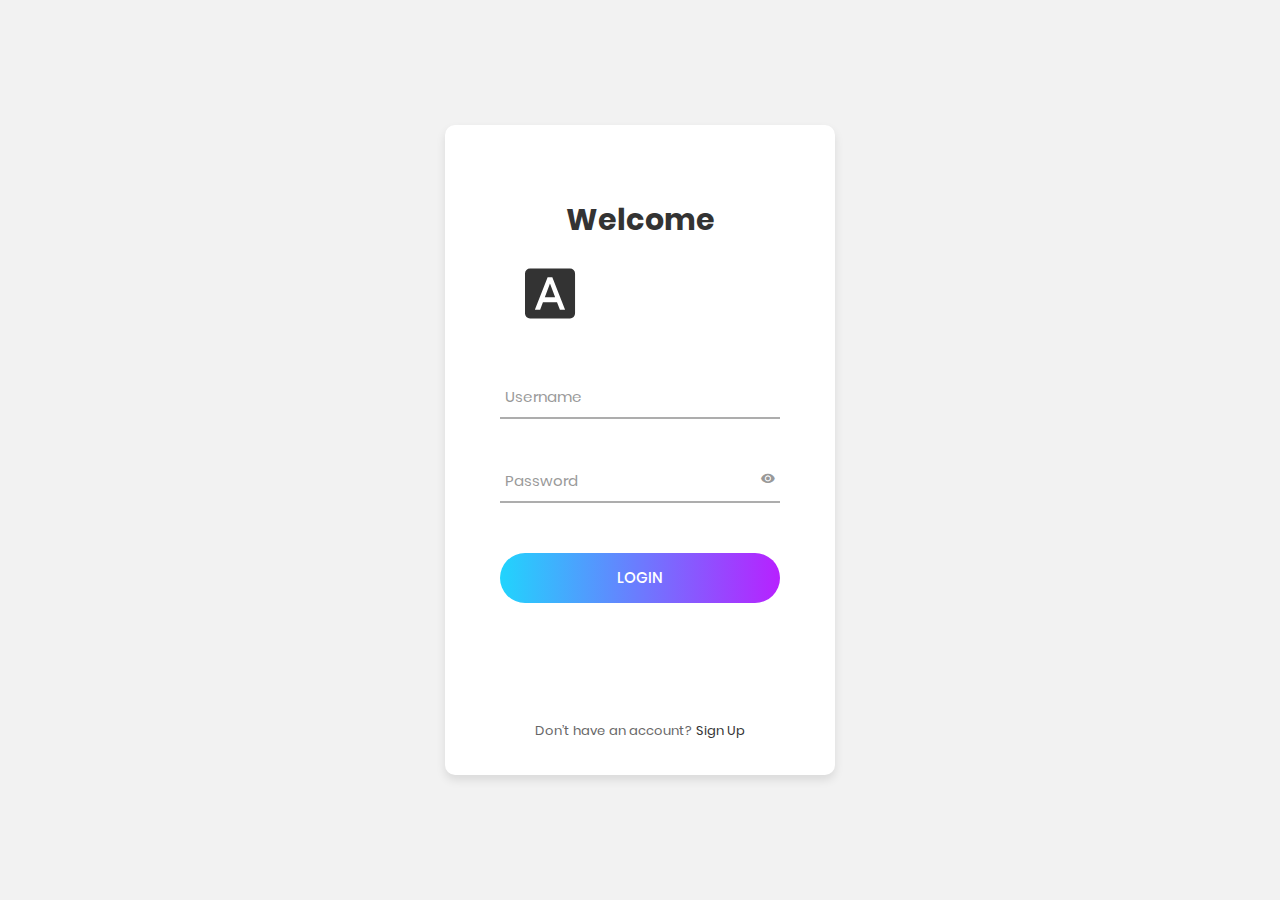
<file: login/index.html>
<!DOCTYPE html>
<html lang="en">
<head>
	<title>Login V2</title>
	<meta charset="UTF-8">
	<meta name="viewport" content="width=device-width, initial-scale=1">
<!--===============================================================================================-->	
	<link rel="icon" type="image/png" href="../img/logo_unpam.png"/>
<!--===============================================================================================-->
	<link rel="stylesheet" type="text/css" href="vendor/bootstrap/css/bootstrap.min.css">
<!--===============================================================================================-->
	<link rel="stylesheet" type="text/css" href="fonts/font-awesome-4.7.0/css/font-awesome.min.css">
<!--===============================================================================================-->
	<link rel="stylesheet" type="text/css" href="fonts/iconic/css/material-design-iconic-font.min.css">
<!--===============================================================================================-->
	<link rel="stylesheet" type="text/css" href="vendor/animate/animate.css">
<!--===============================================================================================-->	
	<link rel="stylesheet" type="text/css" href="vendor/css-hamburgers/hamburgers.min.css">
<!--===============================================================================================-->
	<link rel="stylesheet" type="text/css" href="vendor/animsition/css/animsition.min.css">
<!--===============================================================================================-->
	<link rel="stylesheet" type="text/css" href="vendor/select2/select2.min.css">
<!--===============================================================================================-->	
	<link rel="stylesheet" type="text/css" href="vendor/daterangepicker/daterangepicker.css">
<!--===============================================================================================-->
	<link rel="stylesheet" type="text/css" href="css/util.css">
	<link rel="stylesheet" type="text/css" href="css/main.css">
<!--===============================================================================================-->
</head>
<body>
	
	<div class="limiter">
		<div class="container-login100">
			<div class="wrap-login100">
				<form class="login100-form validate-form" action="login_process.php" method="POST">
					<span class="login100-form-title p-b-26">
						Welcome
					</span>
					<span class="login100-form-title p-b-48" style="max-width: 100px;">
						<i class="zmdi zmdi-font"></i>
					</span>

					<div class="wrap-input100 validate-input" >
						<input class="input100" type="text" id="username" name="username"">
						<span class="focus-input100" data-placeholder="Username"></span>
					</div>

					<div class="wrap-input100 validate-input" data-validate="Enter password">
						<span class="btn-show-pass">
							<i class="zmdi zmdi-eye"></i>
						</span>
						<input class="input100" type="password"id="password" name="password" >
						<span class="focus-input100" data-placeholder="Password"></span>
					</div>

					<div class="container-login100-form-btn">
						<div class="wrap-login100-form-btn">
							<div class="login100-form-bgbtn"></div>
							<button class="login100-form-btn">
								Login
							</button>
						</div>
					</div>

					<div class="text-center p-t-115">
						<span class="txt1">
							Don’t have an account?
						</span>

						<a class="txt2" href="#">
							Sign Up
						</a>
					</div>
				</form>
			</div>
		</div>
	</div>
	

	<div id="dropDownSelect1"></div>
	
<!--===============================================================================================-->
	<script src="vendor/jquery/jquery-3.2.1.min.js"></script>
<!--===============================================================================================-->
	<script src="vendor/animsition/js/animsition.min.js"></script>
<!--===============================================================================================-->
	<script src="vendor/bootstrap/js/popper.js"></script>
	<script src="vendor/bootstrap/js/bootstrap.min.js"></script>
<!--===============================================================================================-->
	<script src="vendor/select2/select2.min.js"></script>
<!--===============================================================================================-->
	<script src="vendor/daterangepicker/moment.min.js"></script>
	<script src="vendor/daterangepicker/daterangepicker.js"></script>
<!--===============================================================================================-->
	<script src="vendor/countdowntime/countdowntime.js"></script>
<!--===============================================================================================-->
	<script src="js/main.js"></script>

</body>
</html>
</file>
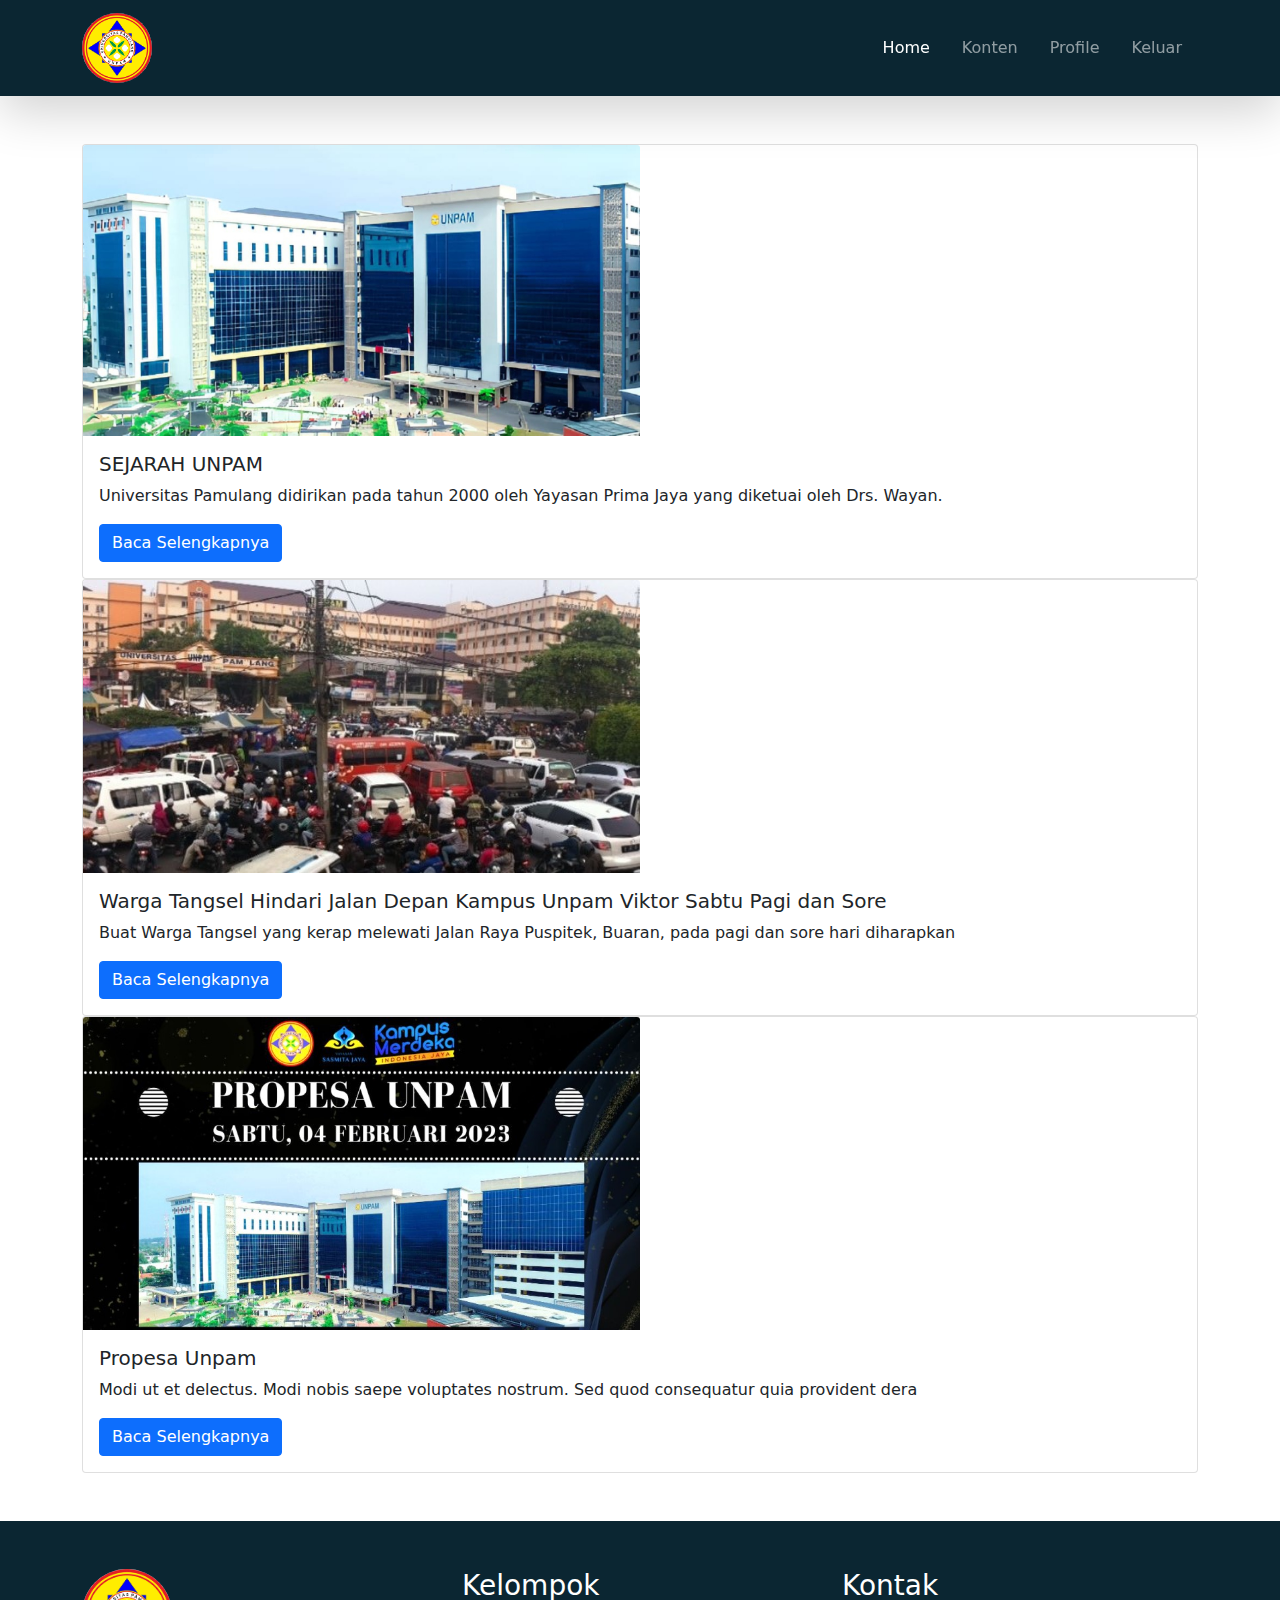
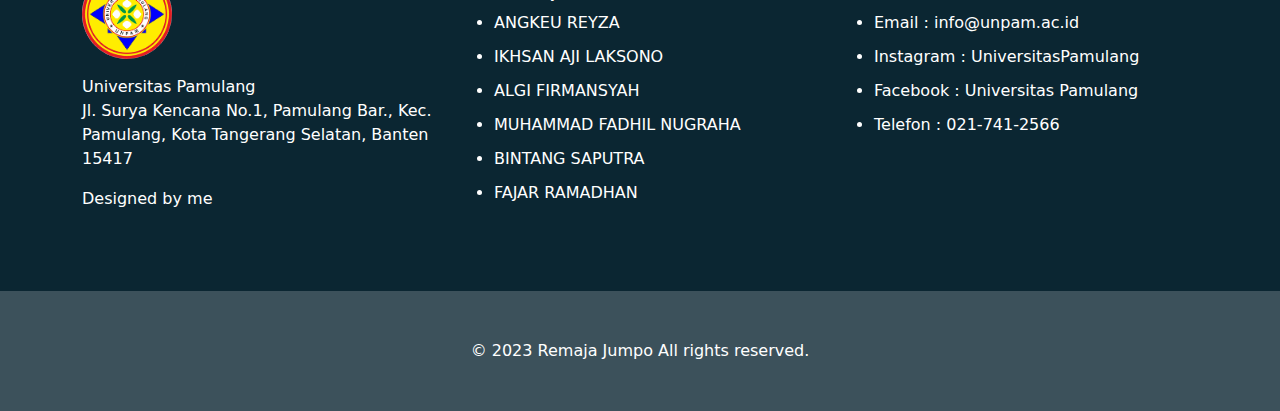
<file: konten/isi.html>
<html lang="en">
<head>
    <meta charset="UTF-8">
    <meta http-equiv="X-UA-Compatible" content="IE=edge">
    <meta name="viewport" content="width=device-width, initial-scale=1.0">
    <title>web</title>
    <link rel="stylesheet" href="../css/bootstrap.min.css">
    <link rel="stylesheet" href="../assets/style.css">
    <style>
        .card img{ 
            max-width: 50%;
        }
    </style>
</head>

<body>
    <header class="navbar sticky-top navbar-expand-lg navbar-dark main-nav shadow-lg ">
        <div class="container">
          <a class="navbar-brand" href="../index.html"><img src="../img/logo_unpam.png" alt=""></a>
          <button class="navbar-toggler" type="button" data-bs-toggle="collapse" data-bs-target="#navbarNavAltMarkup" aria-controls="navbarNavAltMarkup" aria-expanded="false" aria-label="Toggle navigation">
            <span class="navbar-toggler-icon"></span>
          </button>
          <div class="collapse navbar-collapse" id="navbarNavAltMarkup">
            <div class="navbar-nav ms-auto py-3">
              <a class="nav-link active px-3" aria-current="page" href="../index.html">Home</a>
              <a class="nav-link px-3" href="#">Konten</a>
              <a class="nav-link px-3" href="../index.html #profile">Profile</a>
              <a class="nav-link px-3" href="../login/login.php">Keluar</a>
            </div>
          </div>
        </div>
        </header>


        <div class="container py-5">
            <div class="card-deck">
                <div class="card">
                    <img src="../img/UNPAM_BARU.jpg" class="card-img-top" alt="Gambar 1">
                    <div class="card-body">
                        <h5 class="card-title">SEJARAH UNPAM</h5>
                        <p class="card-text">Universitas Pamulang didirikan pada tahun 2000 oleh Yayasan Prima Jaya yang diketuai oleh Drs. Wayan.</p>
                        <a href="konten.html" class="btn btn-primary">Baca Selengkapnya</a>
                    </div>
                </div>
                <div class="card">
                    <img src="../img/Macet.jpg" class="card-img-top" alt="Gambar 2">
                    <div class="card-body">
                        <h5 class="card-title">Warga Tangsel Hindari Jalan Depan Kampus Unpam Viktor Sabtu Pagi dan Sore</h5>
                        <p class="card-text">Buat Warga Tangsel yang kerap melewati Jalan Raya Puspitek, Buaran, pada pagi dan sore hari diharapkan</p>
                        <a href="konten2.html" class="btn btn-primary">Baca Selengkapnya</a>
                    </div>
                </div>
                <div class="card">
                    <img src="../img/6jxkfkgdv7.jpg" class="card-img-top" alt="Gambar 3">
                    <div class="card-body">
                        <h5 class="card-title">Propesa Unpam</h5>
                        <p class="card-text">Modi ut et delectus. Modi nobis saepe voluptates nostrum. Sed quod consequatur quia provident dera</p>
                        <a href="konten3.html" class="btn btn-primary">Baca Selengkapnya</a>
                    </div>
                </div>
            </div>
        </div>
        

        <footer>
            <div class="main-footer py-5">
            <div class="container">
                <div class="row">
                    <div class="col-lg-4 mb-3">
                        <div class="mb-3">
                            <a href="index.html"><img src="../img/logo_unpam.png" alt=""></a>
                        </div>
                        <p>Universitas Pamulang<br> Jl. Surya Kencana No.1, Pamulang Bar., Kec. Pamulang, Kota Tangerang Selatan, Banten 15417</p>
                        <p>Designed by me</p>
                    </div>
                    <div class="col-lg-4 mb-3">
                        <h3>Kelompok</h3>
                        <ul>
                            <li>ANGKEU REYZA</li>
                            <li>IKHSAN AJI LAKSONO</li>
                            <li>ALGI FIRMANSYAH</li>
                            <li>MUHAMMAD FADHIL NUGRAHA</li>
                            <li>BINTANG SAPUTRA</li>
                            <li>FAJAR RAMADHAN</li>

                        </ul>
                    </div>
                    <div class="col-lg-4 mb-3">
                        <h3>Kontak</h3>
                        <ul>
                            <li>Email : info@unpam.ac.id </li>
                            <li>Instagram : UniversitasPamulang</li>
                            <li>Facebook : Universitas Pamulang</li>
                            <li>Telefon : 021-741-2566</li>
                        </ul>
                    </div>
                </div>
            </div>
        </div>
        <div class="text-center py-5 main-copy">      
            &copy; 2023 Remaja Jumpo All rights reserved.
        </div>
        </footer>
</file>
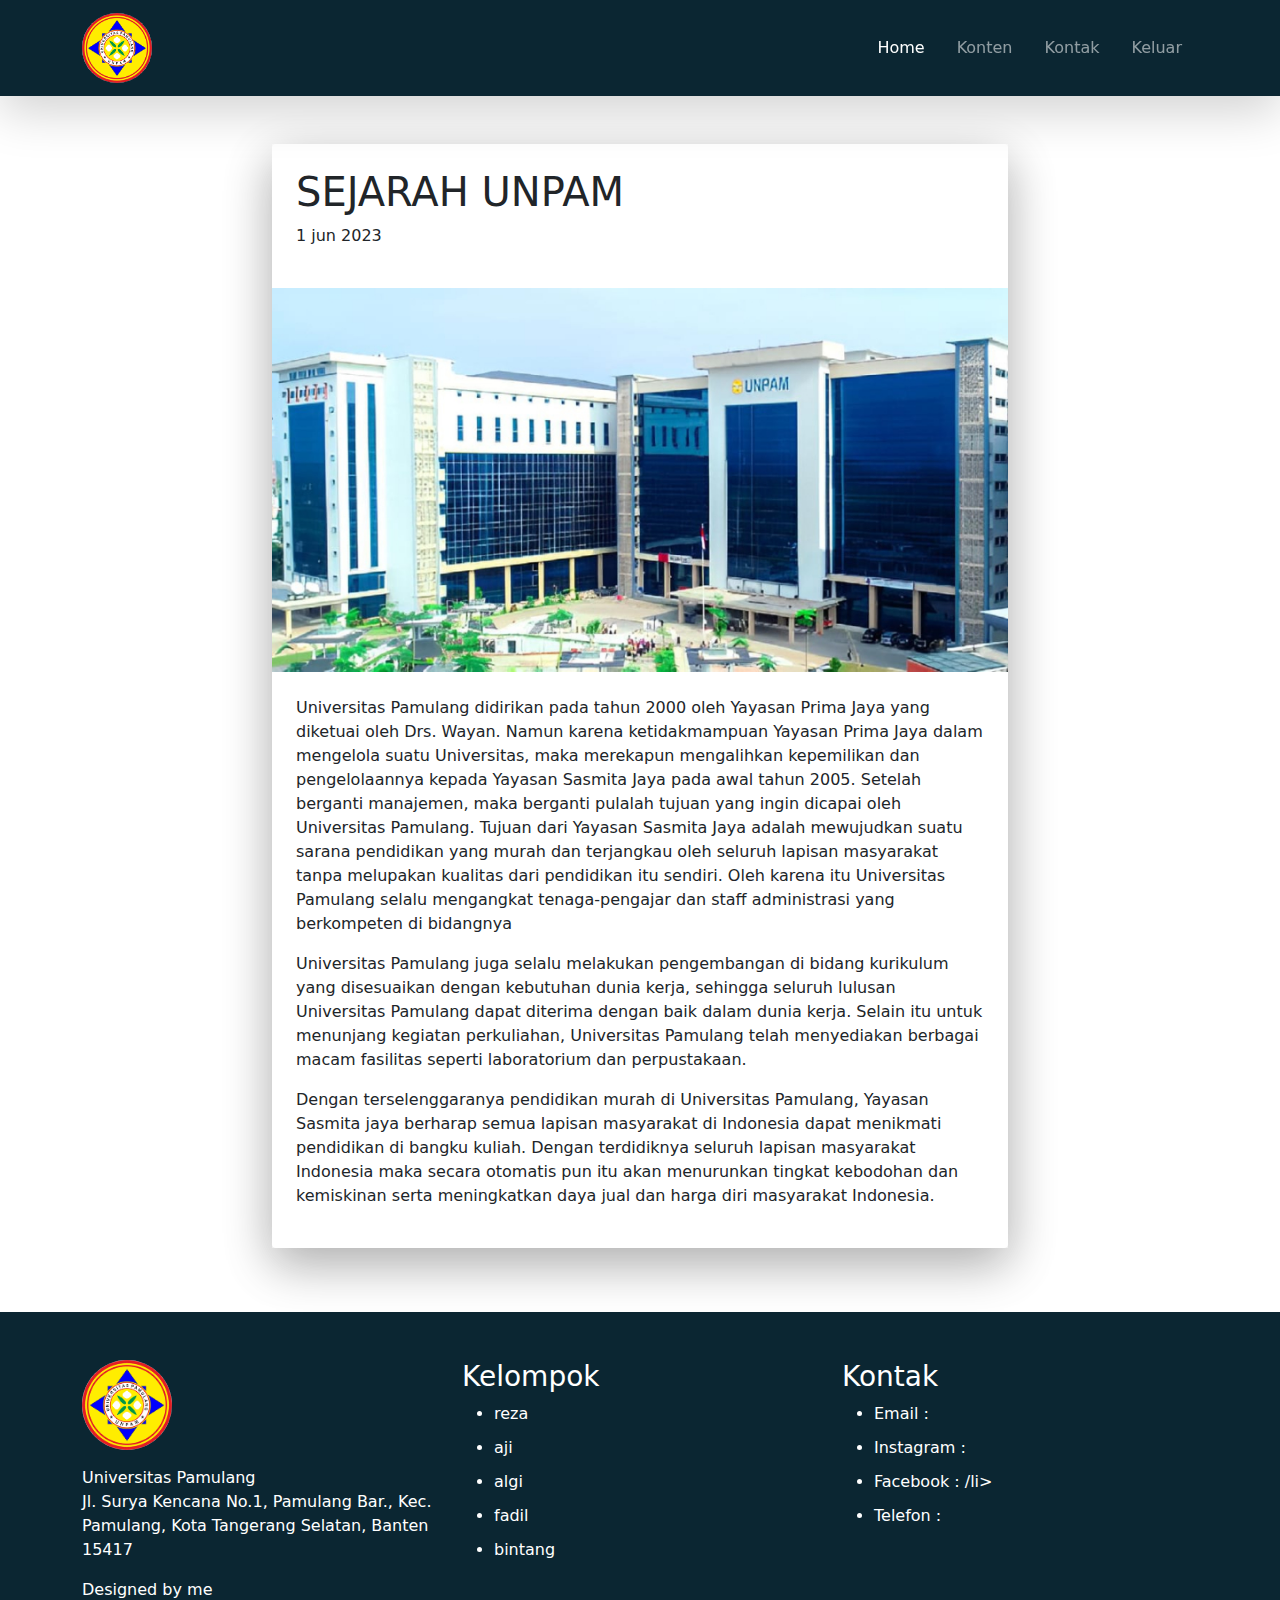
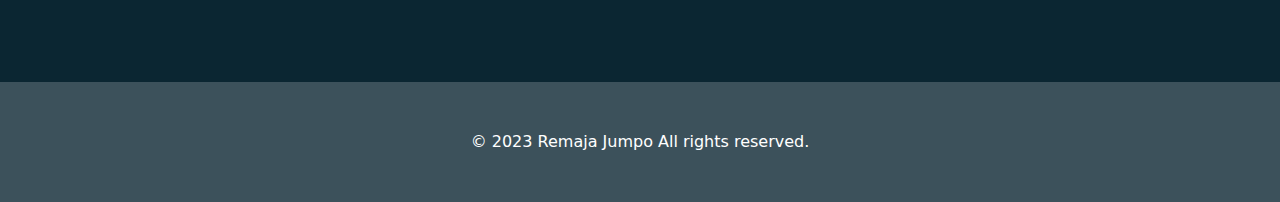
<file: konten/konten.html>
<html lang="en">
<head>
    <meta charset="UTF-8">
    <meta http-equiv="X-UA-Compatible" content="IE=edge">
    <meta name="viewport" content="width=device-width, initial-scale=1.0">
    <title>web</title>
    <link rel="stylesheet" href="../css/bootstrap.min.css">
    <link rel="stylesheet" href="../assets/style.css">
</head>
<body>
    <header class="navbar sticky-top navbar-expand-lg navbar-dark main-nav shadow-lg ">
        <div class="container">
          <a class="navbar-brand" href="index.html"><img src="../img/logo_unpam.png" alt=""></a>
          <button class="navbar-toggler" type="button" data-bs-toggle="collapse" data-bs-target="#navbarNavAltMarkup" aria-controls="navbarNavAltMarkup" aria-expanded="false" aria-label="Toggle navigation">
            <span class="navbar-toggler-icon"></span>
          </button>
          <div class="collapse navbar-collapse" id="navbarNavAltMarkup">
            <div class="navbar-nav ms-auto py-3">
              <a class="nav-link active px-3" aria-current="page" href="../index.html">Home</a>
              <a class="nav-link px-3" href="#">Konten</a>
              <a class="nav-link px-3" href="#">Kontak</a>
              <a class="nav-link px-3" href="#">Keluar</a>
            </div>
          </div>
        </div>
        </header>
        <section id="blog-detail">
            <div class="container py-5">
                <div class="row">
                    <div class="col-lg-8 mb-3 mx-auto" >
                        <div class="rounded shadow-lg w-100">
                            <div class="shadow-lg">
                                <div class="px-4 py-4">
                                <h1>SEJARAH UNPAM</h1>
                                
                           
                            <div class="main-blog-info">
                                <!-- <a href=""><img src="../img/images.jpg"></a>
                                <a href="" class="main-person-main">reza</a> -->
                                <!-- <span>1 jun 2023</span> -->
                                <P>1 jun 2023</P>
                            </div>
                            </div>
                            <div>
                                <img src="../img/UNPAM_BARU.jpg" class="w-100">
                            </div>
                            <div class="px-4 py-4">
                                <p>Universitas Pamulang didirikan pada tahun 2000 oleh Yayasan Prima Jaya yang diketuai oleh Drs. Wayan. Namun karena ketidakmampuan Yayasan Prima Jaya dalam mengelola suatu Universitas, maka merekapun mengalihkan kepemilikan dan pengelolaannya kepada Yayasan Sasmita Jaya pada awal tahun 2005. Setelah berganti manajemen, maka berganti pulalah tujuan yang ingin dicapai oleh Universitas Pamulang. Tujuan dari Yayasan Sasmita Jaya adalah mewujudkan suatu sarana pendidikan yang murah dan terjangkau oleh seluruh lapisan masyarakat tanpa melupakan kualitas dari pendidikan itu sendiri. Oleh karena itu Universitas Pamulang selalu mengangkat tenaga-pengajar dan staff administrasi yang berkompeten di bidangnya</p>
                                <p>Universitas Pamulang juga selalu melakukan pengembangan di bidang kurikulum yang disesuaikan dengan kebutuhan dunia kerja, sehingga seluruh lulusan Universitas Pamulang dapat diterima dengan baik dalam dunia kerja. Selain itu untuk menunjang kegiatan perkuliahan, Universitas Pamulang telah menyediakan berbagai macam fasilitas seperti laboratorium dan perpustakaan.</p>
                                <p>Dengan terselenggaranya pendidikan murah di Universitas Pamulang, Yayasan Sasmita jaya berharap semua lapisan masyarakat di Indonesia dapat menikmati pendidikan di bangku kuliah. Dengan terdidiknya seluruh lapisan masyarakat Indonesia maka secara otomatis pun itu akan menurunkan tingkat kebodohan dan kemiskinan serta meningkatkan daya jual dan harga diri masyarakat Indonesia.</p>

                            </div>
                        </div>
                    </div>
                </div>
            </div>
        </section>
        <footer>
            <div class="main-footer py-5">
            <div class="container">
                <div class="row">
                    <div class="col-lg-4 mb-3">
                        <div class="mb-3">
                            <a href="index.html"><img src="../img/logo_unpam.png" alt=""></a>
                        </div>
                        <p>Universitas Pamulang<br> Jl. Surya Kencana No.1, Pamulang Bar., Kec. Pamulang, Kota Tangerang Selatan, Banten 15417</p>
                        <p>Designed by me</p>
                    </div>
                    <div class="col-lg-4 mb-3">
                        <h3>Kelompok</h3>
                        <ul>
                            <li>reza</li>
                            <li>aji</li>
                            <li>algi</li>
                            <li>fadil</li>
                            <li>bintang</li>
                        </ul>
                    </div>
                    <div class="col-lg-4 mb-3">
                        <h3>Kontak</h3>
                        <ul>
                            <li>Email : </li>
                            <li>Instagram : </li>
                            <li>Facebook : /li>
                            <li>Telefon : </li>
                        </ul>
                    </div>
                </div>
            </div>
        </div>
        <div class="text-center py-5 main-copy">      
            &copy; 2023 Remaja Jumpo All rights reserved.
        </div>
        </footer>

    <script src="../assets/bootstrap.bundle.min.js"></script>
</body>
</html>
</file>
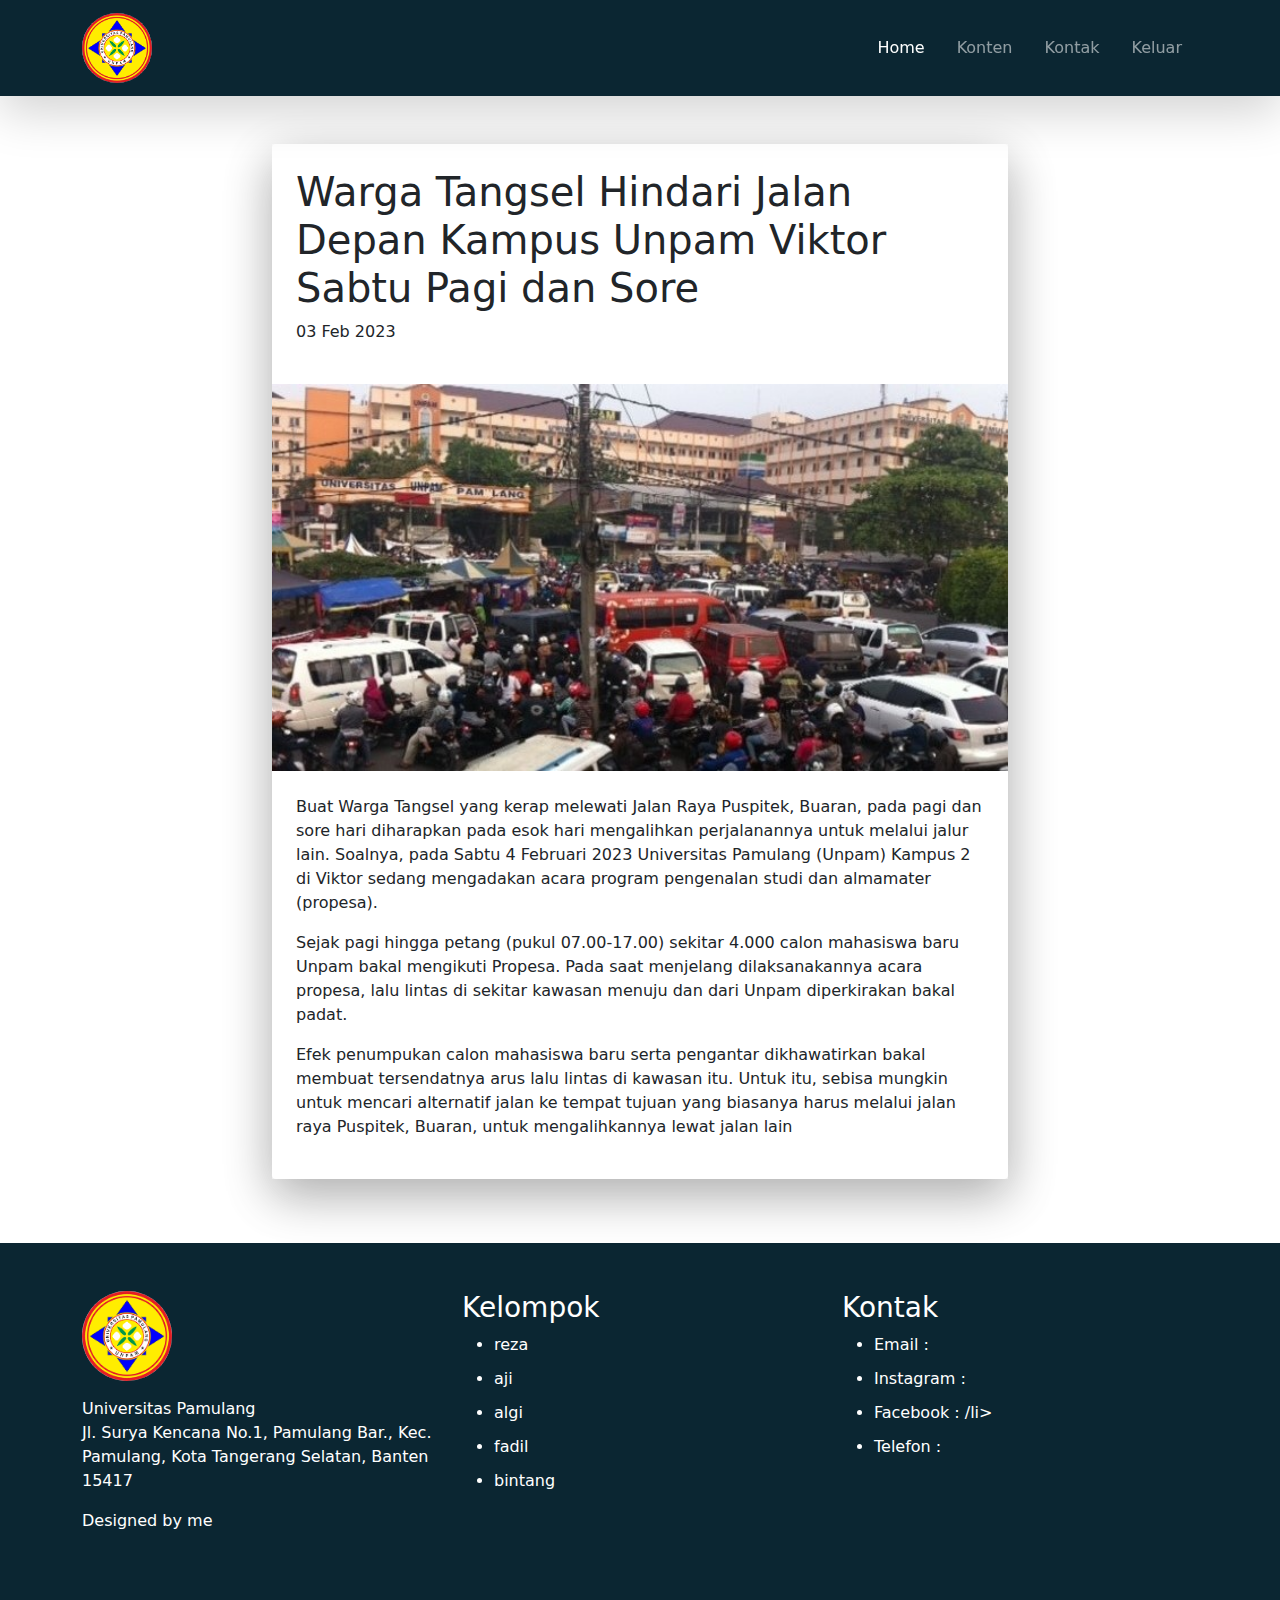
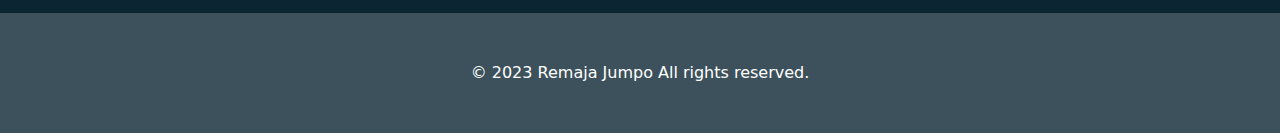
<file: konten/konten2.html>
<html lang="en">
<head>
    <meta charset="UTF-8">
    <meta http-equiv="X-UA-Compatible" content="IE=edge">
    <meta name="viewport" content="width=device-width, initial-scale=1.0">
    <title>web</title>
    <link rel="stylesheet" href="../css/bootstrap.min.css">
    <link rel="stylesheet" href="../assets/style.css">
</head>
<body>
    <header class="navbar sticky-top navbar-expand-lg navbar-dark main-nav shadow-lg ">
        <div class="container">
          <a class="navbar-brand" href="index.html"><img src="../img/logo_unpam.png" alt=""></a>
          <button class="navbar-toggler" type="button" data-bs-toggle="collapse" data-bs-target="#navbarNavAltMarkup" aria-controls="navbarNavAltMarkup" aria-expanded="false" aria-label="Toggle navigation">
            <span class="navbar-toggler-icon"></span>
          </button>
          <div class="collapse navbar-collapse" id="navbarNavAltMarkup">
            <div class="navbar-nav ms-auto py-3">
              <a class="nav-link active px-3" aria-current="page" href="../index.html">Home</a>
              <a class="nav-link px-3" href="#">Konten</a>
              <a class="nav-link px-3" href="#">Kontak</a>
              <a class="nav-link px-3" href="#">Keluar</a>
            </div>
          </div>
        </div>
        </header>
        <section id="blog-detail">
            <div class="container py-5">
                <div class="row">
                    <div class="col-lg-8 mb-3 mx-auto" >
                        <div class="rounded shadow-lg w-100">
                            <div class="shadow-lg">
                                <div class="px-4 py-4">
                                <h1>Warga Tangsel Hindari Jalan Depan Kampus Unpam Viktor Sabtu Pagi dan Sore</h1>
                                
                           
                            <div class="main-blog-info">
                                <!-- <a href=""><img src="../img/images.jpg"></a>
                                <a href="" class="main-person-main">reza</a> -->
                                <!-- <span>1 jun 2023</span> -->
                                <P>03 Feb 2023</P>
                            </div>
                            </div>
                            <div>
                                <img src="../img/Macet.jpg" class="w-100">
                            </div>
                            <div class="px-4 py-4">
                                <p>Buat Warga Tangsel yang kerap melewati Jalan Raya Puspitek, Buaran, pada pagi dan sore hari diharapkan pada esok hari mengalihkan perjalanannya untuk melalui jalur lain. Soalnya, pada Sabtu 4 Februari 2023 Universitas Pamulang (Unpam) Kampus 2 di Viktor sedang mengadakan acara program pengenalan studi dan almamater (propesa).</p>
                                <p>Sejak pagi hingga petang (pukul 07.00-17.00) sekitar 4.000 calon mahasiswa baru Unpam bakal mengikuti Propesa. Pada saat menjelang dilaksanakannya acara propesa, lalu lintas di sekitar kawasan menuju dan dari Unpam diperkirakan bakal padat.</p>
                                <p>Efek penumpukan calon mahasiswa baru serta pengantar dikhawatirkan bakal membuat tersendatnya arus lalu lintas di kawasan itu. Untuk itu, sebisa mungkin untuk mencari alternatif jalan ke tempat tujuan yang biasanya harus melalui jalan raya Puspitek, Buaran, untuk mengalihkannya lewat jalan lain</p>

                            </div>
                        </div>
                    </div>
                </div>
            </div>
        </section>
        <footer>
            <div class="main-footer py-5">
            <div class="container">
                <div class="row">
                    <div class="col-lg-4 mb-3">
                        <div class="mb-3">
                            <a href="index.html"><img src="../img/logo_unpam.png" alt=""></a>
                        </div>
                        <p>Universitas Pamulang<br> Jl. Surya Kencana No.1, Pamulang Bar., Kec. Pamulang, Kota Tangerang Selatan, Banten 15417</p>
                        <p>Designed by me</p>
                    </div>
                    <div class="col-lg-4 mb-3">
                        <h3>Kelompok</h3>
                        <ul>
                            <li>reza</li>
                            <li>aji</li>
                            <li>algi</li>
                            <li>fadil</li>
                            <li>bintang</li>
                        </ul>
                    </div>
                    <div class="col-lg-4 mb-3">
                        <h3>Kontak</h3>
                        <ul>
                            <li>Email : </li>
                            <li>Instagram : </li>
                            <li>Facebook : /li>
                            <li>Telefon : </li>
                        </ul>
                    </div>
                </div>
            </div>
        </div>
        <div class="text-center py-5 main-copy">      
            &copy; 2023 Remaja Jumpo All rights reserved.
        </div>
        </footer>

    <script src="../assets/bootstrap.bundle.min.js"></script>
</body>
</html>
</file>
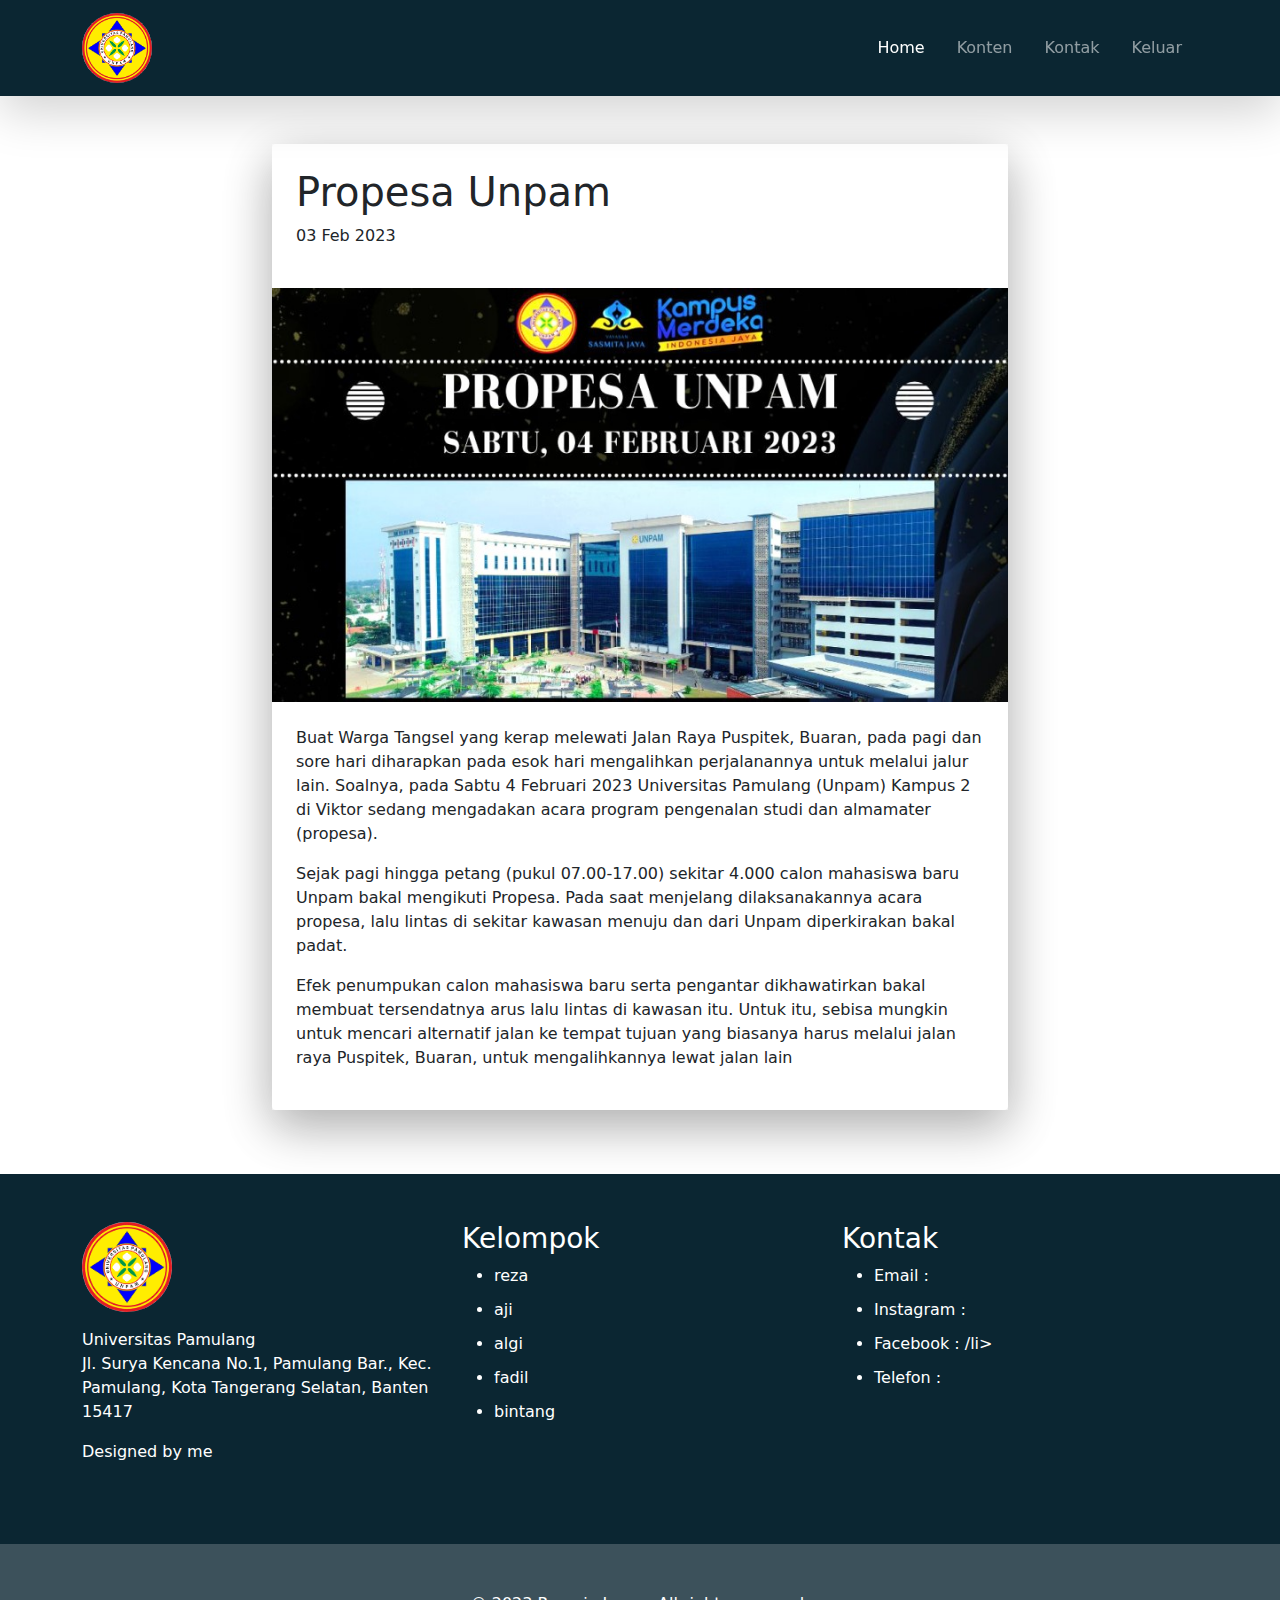
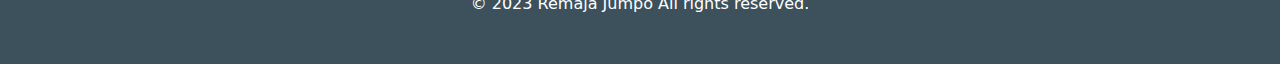
<file: konten/konten3.html>
<html lang="en">
<head>
    <meta charset="UTF-8">
    <meta http-equiv="X-UA-Compatible" content="IE=edge">
    <meta name="viewport" content="width=device-width, initial-scale=1.0">
    <title>web</title>
    <link rel="stylesheet" href="../css/bootstrap.min.css">
    <link rel="stylesheet" href="../assets/style.css">
</head>
<body>
    <header class="navbar sticky-top navbar-expand-lg navbar-dark main-nav shadow-lg ">
        <div class="container">
          <a class="navbar-brand" href="index.html"><img src="../img/logo_unpam.png" alt=""></a>
          <button class="navbar-toggler" type="button" data-bs-toggle="collapse" data-bs-target="#navbarNavAltMarkup" aria-controls="navbarNavAltMarkup" aria-expanded="false" aria-label="Toggle navigation">
            <span class="navbar-toggler-icon"></span>
          </button>
          <div class="collapse navbar-collapse" id="navbarNavAltMarkup">
            <div class="navbar-nav ms-auto py-3">
              <a class="nav-link active px-3" aria-current="page" href="../index.html">Home</a>
              <a class="nav-link px-3" href="#">Konten</a>
              <a class="nav-link px-3" href="#">Kontak</a>
              <a class="nav-link px-3" href="#">Keluar</a>
            </div>
          </div>
        </div>
        </header>
        <section id="blog-detail">
            <div class="container py-5">
                <div class="row">
                    <div class="col-lg-8 mb-3 mx-auto" >
                        <div class="rounded shadow-lg w-100">
                            <div class="shadow-lg">
                                <div class="px-4 py-4">
                                <h1>Propesa Unpam </h1>
                                
                           
                            <div class="main-blog-info">
                                <!-- <a href=""><img src="../img/images.jpg"></a>
                                <a href="" class="main-person-main">reza</a> -->
                                <!-- <span>1 jun 2023</span> -->
                                <P>03 Feb 2023</P>
                            </div>
                            </div>
                            <div>
                                <img src="../img/6jxkfkgdv7.jpg" class="w-100">
                            </div>
                            <div class="px-4 py-4">
                                <p>Buat Warga Tangsel yang kerap melewati Jalan Raya Puspitek, Buaran, pada pagi dan sore hari diharapkan pada esok hari mengalihkan perjalanannya untuk melalui jalur lain. Soalnya, pada Sabtu 4 Februari 2023 Universitas Pamulang (Unpam) Kampus 2 di Viktor sedang mengadakan acara program pengenalan studi dan almamater (propesa).</p>
                                <p>Sejak pagi hingga petang (pukul 07.00-17.00) sekitar 4.000 calon mahasiswa baru Unpam bakal mengikuti Propesa. Pada saat menjelang dilaksanakannya acara propesa, lalu lintas di sekitar kawasan menuju dan dari Unpam diperkirakan bakal padat.</p>
                                <p>Efek penumpukan calon mahasiswa baru serta pengantar dikhawatirkan bakal membuat tersendatnya arus lalu lintas di kawasan itu. Untuk itu, sebisa mungkin untuk mencari alternatif jalan ke tempat tujuan yang biasanya harus melalui jalan raya Puspitek, Buaran, untuk mengalihkannya lewat jalan lain</p>

                            </div>
                        </div>
                    </div>
                </div>
            </div>
        </section>
        <footer>
            <div class="main-footer py-5">
            <div class="container">
                <div class="row">
                    <div class="col-lg-4 mb-3">
                        <div class="mb-3">
                            <a href="index.html"><img src="../img/logo_unpam.png" alt=""></a>
                        </div>
                        <p>Universitas Pamulang<br> Jl. Surya Kencana No.1, Pamulang Bar., Kec. Pamulang, Kota Tangerang Selatan, Banten 15417</p>
                        <p>Designed by me</p>
                    </div>
                    <div class="col-lg-4 mb-3">
                        <h3>Kelompok</h3>
                        <ul>
                            <li>reza</li>
                            <li>aji</li>
                            <li>algi</li>
                            <li>fadil</li>
                            <li>bintang</li>
                        </ul>
                    </div>
                    <div class="col-lg-4 mb-3">
                        <h3>Kontak</h3>
                        <ul>
                            <li>Email : </li>
                            <li>Instagram : </li>
                            <li>Facebook : /li>
                            <li>Telefon : </li>
                        </ul>
                    </div>
                </div>
            </div>
        </div>
        <div class="text-center py-5 main-copy">      
            &copy; 2023 Remaja Jumpo All rights reserved.
        </div>
        </footer>

    <script src="../assets/bootstrap.bundle.min.js"></script>
</body>
</html>
</file>
<file: login/vendor/daterangepicker/daterangepicker.css>
.daterangepicker {
  position: absolute;
  color: inherit;
  background-color: #fff;
  border-radius: 4px;
  width: 278px;
  padding: 4px;
  margin-top: 1px;
  top: 100px;
  left: 20px;
  /* Calendars */ }
  .daterangepicker:before, .daterangepicker:after {
    position: absolute;
    display: inline-block;
    border-bottom-color: rgba(0, 0, 0, 0.2);
    content: ''; }
  .daterangepicker:before {
    top: -7px;
    border-right: 7px solid transparent;
    border-left: 7px solid transparent;
    border-bottom: 7px solid #ccc; }
  .daterangepicker:after {
    top: -6px;
    border-right: 6px solid transparent;
    border-bottom: 6px solid #fff;
    border-left: 6px solid transparent; }
  .daterangepicker.opensleft:before {
    right: 9px; }
  .daterangepicker.opensleft:after {
    right: 10px; }
  .daterangepicker.openscenter:before {
    left: 0;
    right: 0;
    width: 0;
    margin-left: auto;
    margin-right: auto; }
  .daterangepicker.openscenter:after {
    left: 0;
    right: 0;
    width: 0;
    margin-left: auto;
    margin-right: auto; }
  .daterangepicker.opensright:before {
    left: 9px; }
  .daterangepicker.opensright:after {
    left: 10px; }
  .daterangepicker.dropup {
    margin-top: -5px; }
    .daterangepicker.dropup:before {
      top: initial;
      bottom: -7px;
      border-bottom: initial;
      border-top: 7px solid #ccc; }
    .daterangepicker.dropup:after {
      top: initial;
      bottom: -6px;
      border-bottom: initial;
      border-top: 6px solid #fff; }
  .daterangepicker.dropdown-menu {
    max-width: none;
    z-index: 3001; }
  .daterangepicker.single .ranges, .daterangepicker.single .calendar {
    float: none; }
  .daterangepicker.show-calendar .calendar {
    display: block; }
  .daterangepicker .calendar {
    display: none;
    max-width: 270px;
    margin: 4px; }
    .daterangepicker .calendar.single .calendar-table {
      border: none; }
    .daterangepicker .calendar th, .daterangepicker .calendar td {
      white-space: nowrap;
      text-align: center;
      min-width: 32px; }
  .daterangepicker .calendar-table {
    border: 1px solid #fff;
    padding: 4px;
    border-radius: 4px;
    background-color: #fff; }
  .daterangepicker table {
    width: 100%;
    margin: 0; }
  .daterangepicker td, .daterangepicker th {
    text-align: center;
    width: 20px;
    height: 20px;
    border-radius: 4px;
    border: 1px solid transparent;
    white-space: nowrap;
    cursor: pointer; }
    .daterangepicker td.available:hover, .daterangepicker th.available:hover {
      background-color: #eee;
      border-color: transparent;
      color: inherit; }
    .daterangepicker td.week, .daterangepicker th.week {
      font-size: 80%;
      color: #ccc; }
  .daterangepicker td.off, .daterangepicker td.off.in-range, .daterangepicker td.off.start-date, .daterangepicker td.off.end-date {
    background-color: #fff;
    border-color: transparent;
    color: #999; }
  .daterangepicker td.in-range {
    background-color: #ebf4f8;
    border-color: transparent;
    color: #000;
    border-radius: 0; }
  .daterangepicker td.start-date {
    border-radius: 4px 0 0 4px; }
  .daterangepicker td.end-date {
    border-radius: 0 4px 4px 0; }
  .daterangepicker td.start-date.end-date {
    border-radius: 4px; }
  .daterangepicker td.active, .daterangepicker td.active:hover {
    background-color: #357ebd;
    border-color: transparent;
    color: #fff; }
  .daterangepicker th.month {
    width: auto; }
  .daterangepicker td.disabled, .daterangepicker option.disabled {
    color: #999;
    cursor: not-allowed;
    text-decoration: line-through; }
  .daterangepicker select.monthselect, .daterangepicker select.yearselect {
    font-size: 12px;
    padding: 1px;
    height: auto;
    margin: 0;
    cursor: default; }
  .daterangepicker select.monthselect {
    margin-right: 2%;
    width: 56%; }
  .daterangepicker select.yearselect {
    width: 40%; }
  .daterangepicker select.hourselect, .daterangepicker select.minuteselect, .daterangepicker select.secondselect, .daterangepicker select.ampmselect {
    width: 50px;
    margin-bottom: 0; }
  .daterangepicker .input-mini {
    border: 1px solid #ccc;
    border-radius: 4px;
    color: #555;
    height: 30px;
    line-height: 30px;
    display: block;
    vertical-align: middle;
    margin: 0 0 5px 0;
    padding: 0 6px 0 28px;
    width: 100%; }
    .daterangepicker .input-mini.active {
      border: 1px solid #08c;
      border-radius: 4px; }
  .daterangepicker .daterangepicker_input {
    position: relative; }
    .daterangepicker .daterangepicker_input i {
      position: absolute;
      left: 8px;
      top: 8px; }
  .daterangepicker.rtl .input-mini {
    padding-right: 28px;
    padding-left: 6px; }
  .daterangepicker.rtl .daterangepicker_input i {
    left: auto;
    right: 8px; }
  .daterangepicker .calendar-time {
    text-align: center;
    margin: 5px auto;
    line-height: 30px;
    position: relative;
    padding-left: 28px; }
    .daterangepicker .calendar-time select.disabled {
      color: #ccc;
      cursor: not-allowed; }

.ranges {
  font-size: 11px;
  float: none;
  margin: 4px;
  text-align: left; }
  .ranges ul {
    list-style: none;
    margin: 0 auto;
    padding: 0;
    width: 100%; }
  .ranges li {
    font-size: 13px;
    background-color: #f5f5f5;
    border: 1px solid #f5f5f5;
    border-radius: 4px;
    color: #08c;
    padding: 3px 12px;
    margin-bottom: 8px;
    cursor: pointer; }
    .ranges li:hover {
      background-color: #08c;
      border: 1px solid #08c;
      color: #fff; }
    .ranges li.active {
      background-color: #08c;
      border: 1px solid #08c;
      color: #fff; }

/*  Larger Screen Styling */
@media (min-width: 564px) {
  .daterangepicker {
    width: auto; }
    .daterangepicker .ranges ul {
      width: 160px; }
    .daterangepicker.single .ranges ul {
      width: 100%; }
    .daterangepicker.single .calendar.left {
      clear: none; }
    .daterangepicker.single.ltr .ranges, .daterangepicker.single.ltr .calendar {
      float: left; }
    .daterangepicker.single.rtl .ranges, .daterangepicker.single.rtl .calendar {
      float: right; }
    .daterangepicker.ltr {
      direction: ltr;
      text-align: left; }
      .daterangepicker.ltr .calendar.left {
        clear: left;
        margin-right: 0; }
        .daterangepicker.ltr .calendar.left .calendar-table {
          border-right: none;
          border-top-right-radius: 0;
          border-bottom-right-radius: 0; }
      .daterangepicker.ltr .calendar.right {
        margin-left: 0; }
        .daterangepicker.ltr .calendar.right .calendar-table {
          border-left: none;
          border-top-left-radius: 0;
          border-bottom-left-radius: 0; }
      .daterangepicker.ltr .left .daterangepicker_input {
        padding-right: 12px; }
      .daterangepicker.ltr .calendar.left .calendar-table {
        padding-right: 12px; }
      .daterangepicker.ltr .ranges, .daterangepicker.ltr .calendar {
        float: left; }
    .daterangepicker.rtl {
      direction: rtl;
      text-align: right; }
      .daterangepicker.rtl .calendar.left {
        clear: right;
        margin-left: 0; }
        .daterangepicker.rtl .calendar.left .calendar-table {
          border-left: none;
          border-top-left-radius: 0;
          border-bottom-left-radius: 0; }
      .daterangepicker.rtl .calendar.right {
        margin-right: 0; }
        .daterangepicker.rtl .calendar.right .calendar-table {
          border-right: none;
          border-top-right-radius: 0;
          border-bottom-right-radius: 0; }
      .daterangepicker.rtl .left .daterangepicker_input {
        padding-left: 12px; }
      .daterangepicker.rtl .calendar.left .calendar-table {
        padding-left: 12px; }
      .daterangepicker.rtl .ranges, .daterangepicker.rtl .calendar {
        text-align: right;
        float: right; } }
@media (min-width: 730px) {
  .daterangepicker .ranges {
    width: auto; }
  .daterangepicker.ltr .ranges {
    float: left; }
  .daterangepicker.rtl .ranges {
    float: right; }
  .daterangepicker .calendar.left {
    clear: none !important; } }
</file>
<file: login/css/util.css>
/*[ FONT SIZE ]
///////////////////////////////////////////////////////////
*/
.fs-1 {font-size: 1px;}
.fs-2 {font-size: 2px;}
.fs-3 {font-size: 3px;}
.fs-4 {font-size: 4px;}
.fs-5 {font-size: 5px;}
.fs-6 {font-size: 6px;}
.fs-7 {font-size: 7px;}
.fs-8 {font-size: 8px;}
.fs-9 {font-size: 9px;}
.fs-10 {font-size: 10px;}
.fs-11 {font-size: 11px;}
.fs-12 {font-size: 12px;}
.fs-13 {font-size: 13px;}
.fs-14 {font-size: 14px;}
.fs-15 {font-size: 15px;}
.fs-16 {font-size: 16px;}
.fs-17 {font-size: 17px;}
.fs-18 {font-size: 18px;}
.fs-19 {font-size: 19px;}
.fs-20 {font-size: 20px;}
.fs-21 {font-size: 21px;}
.fs-22 {font-size: 22px;}
.fs-23 {font-size: 23px;}
.fs-24 {font-size: 24px;}
.fs-25 {font-size: 25px;}
.fs-26 {font-size: 26px;}
.fs-27 {font-size: 27px;}
.fs-28 {font-size: 28px;}
.fs-29 {font-size: 29px;}
.fs-30 {font-size: 30px;}
.fs-31 {font-size: 31px;}
.fs-32 {font-size: 32px;}
.fs-33 {font-size: 33px;}
.fs-34 {font-size: 34px;}
.fs-35 {font-size: 35px;}
.fs-36 {font-size: 36px;}
.fs-37 {font-size: 37px;}
.fs-38 {font-size: 38px;}
.fs-39 {font-size: 39px;}
.fs-40 {font-size: 40px;}
.fs-41 {font-size: 41px;}
.fs-42 {font-size: 42px;}
.fs-43 {font-size: 43px;}
.fs-44 {font-size: 44px;}
.fs-45 {font-size: 45px;}
.fs-46 {font-size: 46px;}
.fs-47 {font-size: 47px;}
.fs-48 {font-size: 48px;}
.fs-49 {font-size: 49px;}
.fs-50 {font-size: 50px;}
.fs-51 {font-size: 51px;}
.fs-52 {font-size: 52px;}
.fs-53 {font-size: 53px;}
.fs-54 {font-size: 54px;}
.fs-55 {font-size: 55px;}
.fs-56 {font-size: 56px;}
.fs-57 {font-size: 57px;}
.fs-58 {font-size: 58px;}
.fs-59 {font-size: 59px;}
.fs-60 {font-size: 60px;}
.fs-61 {font-size: 61px;}
.fs-62 {font-size: 62px;}
.fs-63 {font-size: 63px;}
.fs-64 {font-size: 64px;}
.fs-65 {font-size: 65px;}
.fs-66 {font-size: 66px;}
.fs-67 {font-size: 67px;}
.fs-68 {font-size: 68px;}
.fs-69 {font-size: 69px;}
.fs-70 {font-size: 70px;}
.fs-71 {font-size: 71px;}
.fs-72 {font-size: 72px;}
.fs-73 {font-size: 73px;}
.fs-74 {font-size: 74px;}
.fs-75 {font-size: 75px;}
.fs-76 {font-size: 76px;}
.fs-77 {font-size: 77px;}
.fs-78 {font-size: 78px;}
.fs-79 {font-size: 79px;}
.fs-80 {font-size: 80px;}
.fs-81 {font-size: 81px;}
.fs-82 {font-size: 82px;}
.fs-83 {font-size: 83px;}
.fs-84 {font-size: 84px;}
.fs-85 {font-size: 85px;}
.fs-86 {font-size: 86px;}
.fs-87 {font-size: 87px;}
.fs-88 {font-size: 88px;}
.fs-89 {font-size: 89px;}
.fs-90 {font-size: 90px;}
.fs-91 {font-size: 91px;}
.fs-92 {font-size: 92px;}
.fs-93 {font-size: 93px;}
.fs-94 {font-size: 94px;}
.fs-95 {font-size: 95px;}
.fs-96 {font-size: 96px;}
.fs-97 {font-size: 97px;}
.fs-98 {font-size: 98px;}
.fs-99 {font-size: 99px;}
.fs-100 {font-size: 100px;}
.fs-101 {font-size: 101px;}
.fs-102 {font-size: 102px;}
.fs-103 {font-size: 103px;}
.fs-104 {font-size: 104px;}
.fs-105 {font-size: 105px;}
.fs-106 {font-size: 106px;}
.fs-107 {font-size: 107px;}
.fs-108 {font-size: 108px;}
.fs-109 {font-size: 109px;}
.fs-110 {font-size: 110px;}
.fs-111 {font-size: 111px;}
.fs-112 {font-size: 112px;}
.fs-113 {font-size: 113px;}
.fs-114 {font-size: 114px;}
.fs-115 {font-size: 115px;}
.fs-116 {font-size: 116px;}
.fs-117 {font-size: 117px;}
.fs-118 {font-size: 118px;}
.fs-119 {font-size: 119px;}
.fs-120 {font-size: 120px;}
.fs-121 {font-size: 121px;}
.fs-122 {font-size: 122px;}
.fs-123 {font-size: 123px;}
.fs-124 {font-size: 124px;}
.fs-125 {font-size: 125px;}
.fs-126 {font-size: 126px;}
.fs-127 {font-size: 127px;}
.fs-128 {font-size: 128px;}
.fs-129 {font-size: 129px;}
.fs-130 {font-size: 130px;}
.fs-131 {font-size: 131px;}
.fs-132 {font-size: 132px;}
.fs-133 {font-size: 133px;}
.fs-134 {font-size: 134px;}
.fs-135 {font-size: 135px;}
.fs-136 {font-size: 136px;}
.fs-137 {font-size: 137px;}
.fs-138 {font-size: 138px;}
.fs-139 {font-size: 139px;}
.fs-140 {font-size: 140px;}
.fs-141 {font-size: 141px;}
.fs-142 {font-size: 142px;}
.fs-143 {font-size: 143px;}
.fs-144 {font-size: 144px;}
.fs-145 {font-size: 145px;}
.fs-146 {font-size: 146px;}
.fs-147 {font-size: 147px;}
.fs-148 {font-size: 148px;}
.fs-149 {font-size: 149px;}
.fs-150 {font-size: 150px;}
.fs-151 {font-size: 151px;}
.fs-152 {font-size: 152px;}
.fs-153 {font-size: 153px;}
.fs-154 {font-size: 154px;}
.fs-155 {font-size: 155px;}
.fs-156 {font-size: 156px;}
.fs-157 {font-size: 157px;}
.fs-158 {font-size: 158px;}
.fs-159 {font-size: 159px;}
.fs-160 {font-size: 160px;}
.fs-161 {font-size: 161px;}
.fs-162 {font-size: 162px;}
.fs-163 {font-size: 163px;}
.fs-164 {font-size: 164px;}
.fs-165 {font-size: 165px;}
.fs-166 {font-size: 166px;}
.fs-167 {font-size: 167px;}
.fs-168 {font-size: 168px;}
.fs-169 {font-size: 169px;}
.fs-170 {font-size: 170px;}
.fs-171 {font-size: 171px;}
.fs-172 {font-size: 172px;}
.fs-173 {font-size: 173px;}
.fs-174 {font-size: 174px;}
.fs-175 {font-size: 175px;}
.fs-176 {font-size: 176px;}
.fs-177 {font-size: 177px;}
.fs-178 {font-size: 178px;}
.fs-179 {font-size: 179px;}
.fs-180 {font-size: 180px;}
.fs-181 {font-size: 181px;}
.fs-182 {font-size: 182px;}
.fs-183 {font-size: 183px;}
.fs-184 {font-size: 184px;}
.fs-185 {font-size: 185px;}
.fs-186 {font-size: 186px;}
.fs-187 {font-size: 187px;}
.fs-188 {font-size: 188px;}
.fs-189 {font-size: 189px;}
.fs-190 {font-size: 190px;}
.fs-191 {font-size: 191px;}
.fs-192 {font-size: 192px;}
.fs-193 {font-size: 193px;}
.fs-194 {font-size: 194px;}
.fs-195 {font-size: 195px;}
.fs-196 {font-size: 196px;}
.fs-197 {font-size: 197px;}
.fs-198 {font-size: 198px;}
.fs-199 {font-size: 199px;}
.fs-200 {font-size: 200px;}

/*[ PADDING ]
///////////////////////////////////////////////////////////
*/
.p-t-0 {padding-top: 0px;}
.p-t-1 {padding-top: 1px;}
.p-t-2 {padding-top: 2px;}
.p-t-3 {padding-top: 3px;}
.p-t-4 {padding-top: 4px;}
.p-t-5 {padding-top: 5px;}
.p-t-6 {padding-top: 6px;}
.p-t-7 {padding-top: 7px;}
.p-t-8 {padding-top: 8px;}
.p-t-9 {padding-top: 9px;}
.p-t-10 {padding-top: 10px;}
.p-t-11 {padding-top: 11px;}
.p-t-12 {padding-top: 12px;}
.p-t-13 {padding-top: 13px;}
.p-t-14 {padding-top: 14px;}
.p-t-15 {padding-top: 15px;}
.p-t-16 {padding-top: 16px;}
.p-t-17 {padding-top: 17px;}
.p-t-18 {padding-top: 18px;}
.p-t-19 {padding-top: 19px;}
.p-t-20 {padding-top: 20px;}
.p-t-21 {padding-top: 21px;}
.p-t-22 {padding-top: 22px;}
.p-t-23 {padding-top: 23px;}
.p-t-24 {padding-top: 24px;}
.p-t-25 {padding-top: 25px;}
.p-t-26 {padding-top: 26px;}
.p-t-27 {padding-top: 27px;}
.p-t-28 {padding-top: 28px;}
.p-t-29 {padding-top: 29px;}
.p-t-30 {padding-top: 30px;}
.p-t-31 {padding-top: 31px;}
.p-t-32 {padding-top: 32px;}
.p-t-33 {padding-top: 33px;}
.p-t-34 {padding-top: 34px;}
.p-t-35 {padding-top: 35px;}
.p-t-36 {padding-top: 36px;}
.p-t-37 {padding-top: 37px;}
.p-t-38 {padding-top: 38px;}
.p-t-39 {padding-top: 39px;}
.p-t-40 {padding-top: 40px;}
.p-t-41 {padding-top: 41px;}
.p-t-42 {padding-top: 42px;}
.p-t-43 {padding-top: 43px;}
.p-t-44 {padding-top: 44px;}
.p-t-45 {padding-top: 45px;}
.p-t-46 {padding-top: 46px;}
.p-t-47 {padding-top: 47px;}
.p-t-48 {padding-top: 48px;}
.p-t-49 {padding-top: 49px;}
.p-t-50 {padding-top: 50px;}
.p-t-51 {padding-top: 51px;}
.p-t-52 {padding-top: 52px;}
.p-t-53 {padding-top: 53px;}
.p-t-54 {padding-top: 54px;}
.p-t-55 {padding-top: 55px;}
.p-t-56 {padding-top: 56px;}
.p-t-57 {padding-top: 57px;}
.p-t-58 {padding-top: 58px;}
.p-t-59 {padding-top: 59px;}
.p-t-60 {padding-top: 60px;}
.p-t-61 {padding-top: 61px;}
.p-t-62 {padding-top: 62px;}
.p-t-63 {padding-top: 63px;}
.p-t-64 {padding-top: 64px;}
.p-t-65 {padding-top: 65px;}
.p-t-66 {padding-top: 66px;}
.p-t-67 {padding-top: 67px;}
.p-t-68 {padding-top: 68px;}
.p-t-69 {padding-top: 69px;}
.p-t-70 {padding-top: 70px;}
.p-t-71 {padding-top: 71px;}
.p-t-72 {padding-top: 72px;}
.p-t-73 {padding-top: 73px;}
.p-t-74 {padding-top: 74px;}
.p-t-75 {padding-top: 75px;}
.p-t-76 {padding-top: 76px;}
.p-t-77 {padding-top: 77px;}
.p-t-78 {padding-top: 78px;}
.p-t-79 {padding-top: 79px;}
.p-t-80 {padding-top: 80px;}
.p-t-81 {padding-top: 81px;}
.p-t-82 {padding-top: 82px;}
.p-t-83 {padding-top: 83px;}
.p-t-84 {padding-top: 84px;}
.p-t-85 {padding-top: 85px;}
.p-t-86 {padding-top: 86px;}
.p-t-87 {padding-top: 87px;}
.p-t-88 {padding-top: 88px;}
.p-t-89 {padding-top: 89px;}
.p-t-90 {padding-top: 90px;}
.p-t-91 {padding-top: 91px;}
.p-t-92 {padding-top: 92px;}
.p-t-93 {padding-top: 93px;}
.p-t-94 {padding-top: 94px;}
.p-t-95 {padding-top: 95px;}
.p-t-96 {padding-top: 96px;}
.p-t-97 {padding-top: 97px;}
.p-t-98 {padding-top: 98px;}
.p-t-99 {padding-top: 99px;}
.p-t-100 {padding-top: 100px;}
.p-t-101 {padding-top: 101px;}
.p-t-102 {padding-top: 102px;}
.p-t-103 {padding-top: 103px;}
.p-t-104 {padding-top: 104px;}
.p-t-105 {padding-top: 105px;}
.p-t-106 {padding-top: 106px;}
.p-t-107 {padding-top: 107px;}
.p-t-108 {padding-top: 108px;}
.p-t-109 {padding-top: 109px;}
.p-t-110 {padding-top: 110px;}
.p-t-111 {padding-top: 111px;}
.p-t-112 {padding-top: 112px;}
.p-t-113 {padding-top: 113px;}
.p-t-114 {padding-top: 114px;}
.p-t-115 {padding-top: 115px;}
.p-t-116 {padding-top: 116px;}
.p-t-117 {padding-top: 117px;}
.p-t-118 {padding-top: 118px;}
.p-t-119 {padding-top: 119px;}
.p-t-120 {padding-top: 120px;}
.p-t-121 {padding-top: 121px;}
.p-t-122 {padding-top: 122px;}
.p-t-123 {padding-top: 123px;}
.p-t-124 {padding-top: 124px;}
.p-t-125 {padding-top: 125px;}
.p-t-126 {padding-top: 126px;}
.p-t-127 {padding-top: 127px;}
.p-t-128 {padding-top: 128px;}
.p-t-129 {padding-top: 129px;}
.p-t-130 {padding-top: 130px;}
.p-t-131 {padding-top: 131px;}
.p-t-132 {padding-top: 132px;}
.p-t-133 {padding-top: 133px;}
.p-t-134 {padding-top: 134px;}
.p-t-135 {padding-top: 135px;}
.p-t-136 {padding-top: 136px;}
.p-t-137 {padding-top: 137px;}
.p-t-138 {padding-top: 138px;}
.p-t-139 {padding-top: 139px;}
.p-t-140 {padding-top: 140px;}
.p-t-141 {padding-top: 141px;}
.p-t-142 {padding-top: 142px;}
.p-t-143 {padding-top: 143px;}
.p-t-144 {padding-top: 144px;}
.p-t-145 {padding-top: 145px;}
.p-t-146 {padding-top: 146px;}
.p-t-147 {padding-top: 147px;}
.p-t-148 {padding-top: 148px;}
.p-t-149 {padding-top: 149px;}
.p-t-150 {padding-top: 150px;}
.p-t-151 {padding-top: 151px;}
.p-t-152 {padding-top: 152px;}
.p-t-153 {padding-top: 153px;}
.p-t-154 {padding-top: 154px;}
.p-t-155 {padding-top: 155px;}
.p-t-156 {padding-top: 156px;}
.p-t-157 {padding-top: 157px;}
.p-t-158 {padding-top: 158px;}
.p-t-159 {padding-top: 159px;}
.p-t-160 {padding-top: 160px;}
.p-t-161 {padding-top: 161px;}
.p-t-162 {padding-top: 162px;}
.p-t-163 {padding-top: 163px;}
.p-t-164 {padding-top: 164px;}
.p-t-165 {padding-top: 165px;}
.p-t-166 {padding-top: 166px;}
.p-t-167 {padding-top: 167px;}
.p-t-168 {padding-top: 168px;}
.p-t-169 {padding-top: 169px;}
.p-t-170 {padding-top: 170px;}
.p-t-171 {padding-top: 171px;}
.p-t-172 {padding-top: 172px;}
.p-t-173 {padding-top: 173px;}
.p-t-174 {padding-top: 174px;}
.p-t-175 {padding-top: 175px;}
.p-t-176 {padding-top: 176px;}
.p-t-177 {padding-top: 177px;}
.p-t-178 {padding-top: 178px;}
.p-t-179 {padding-top: 179px;}
.p-t-180 {padding-top: 180px;}
.p-t-181 {padding-top: 181px;}
.p-t-182 {padding-top: 182px;}
.p-t-183 {padding-top: 183px;}
.p-t-184 {padding-top: 184px;}
.p-t-185 {padding-top: 185px;}
.p-t-186 {padding-top: 186px;}
.p-t-187 {padding-top: 187px;}
.p-t-188 {padding-top: 188px;}
.p-t-189 {padding-top: 189px;}
.p-t-190 {padding-top: 190px;}
.p-t-191 {padding-top: 191px;}
.p-t-192 {padding-top: 192px;}
.p-t-193 {padding-top: 193px;}
.p-t-194 {padding-top: 194px;}
.p-t-195 {padding-top: 195px;}
.p-t-196 {padding-top: 196px;}
.p-t-197 {padding-top: 197px;}
.p-t-198 {padding-top: 198px;}
.p-t-199 {padding-top: 199px;}
.p-t-200 {padding-top: 200px;}
.p-t-201 {padding-top: 201px;}
.p-t-202 {padding-top: 202px;}
.p-t-203 {padding-top: 203px;}
.p-t-204 {padding-top: 204px;}
.p-t-205 {padding-top: 205px;}
.p-t-206 {padding-top: 206px;}
.p-t-207 {padding-top: 207px;}
.p-t-208 {padding-top: 208px;}
.p-t-209 {padding-top: 209px;}
.p-t-210 {padding-top: 210px;}
.p-t-211 {padding-top: 211px;}
.p-t-212 {padding-top: 212px;}
.p-t-213 {padding-top: 213px;}
.p-t-214 {padding-top: 214px;}
.p-t-215 {padding-top: 215px;}
.p-t-216 {padding-top: 216px;}
.p-t-217 {padding-top: 217px;}
.p-t-218 {padding-top: 218px;}
.p-t-219 {padding-top: 219px;}
.p-t-220 {padding-top: 220px;}
.p-t-221 {padding-top: 221px;}
.p-t-222 {padding-top: 222px;}
.p-t-223 {padding-top: 223px;}
.p-t-224 {padding-top: 224px;}
.p-t-225 {padding-top: 225px;}
.p-t-226 {padding-top: 226px;}
.p-t-227 {padding-top: 227px;}
.p-t-228 {padding-top: 228px;}
.p-t-229 {padding-top: 229px;}
.p-t-230 {padding-top: 230px;}
.p-t-231 {padding-top: 231px;}
.p-t-232 {padding-top: 232px;}
.p-t-233 {padding-top: 233px;}
.p-t-234 {padding-top: 234px;}
.p-t-235 {padding-top: 235px;}
.p-t-236 {padding-top: 236px;}
.p-t-237 {padding-top: 237px;}
.p-t-238 {padding-top: 238px;}
.p-t-239 {padding-top: 239px;}
.p-t-240 {padding-top: 240px;}
.p-t-241 {padding-top: 241px;}
.p-t-242 {padding-top: 242px;}
.p-t-243 {padding-top: 243px;}
.p-t-244 {padding-top: 244px;}
.p-t-245 {padding-top: 245px;}
.p-t-246 {padding-top: 246px;}
.p-t-247 {padding-top: 247px;}
.p-t-248 {padding-top: 248px;}
.p-t-249 {padding-top: 249px;}
.p-t-250 {padding-top: 250px;}
.p-b-0 {padding-bottom: 0px;}
.p-b-1 {padding-bottom: 1px;}
.p-b-2 {padding-bottom: 2px;}
.p-b-3 {padding-bottom: 3px;}
.p-b-4 {padding-bottom: 4px;}
.p-b-5 {padding-bottom: 5px;}
.p-b-6 {padding-bottom: 6px;}
.p-b-7 {padding-bottom: 7px;}
.p-b-8 {padding-bottom: 8px;}
.p-b-9 {padding-bottom: 9px;}
.p-b-10 {padding-bottom: 10px;}
.p-b-11 {padding-bottom: 11px;}
.p-b-12 {padding-bottom: 12px;}
.p-b-13 {padding-bottom: 13px;}
.p-b-14 {padding-bottom: 14px;}
.p-b-15 {padding-bottom: 15px;}
.p-b-16 {padding-bottom: 16px;}
.p-b-17 {padding-bottom: 17px;}
.p-b-18 {padding-bottom: 18px;}
.p-b-19 {padding-bottom: 19px;}
.p-b-20 {padding-bottom: 20px;}
.p-b-21 {padding-bottom: 21px;}
.p-b-22 {padding-bottom: 22px;}
.p-b-23 {padding-bottom: 23px;}
.p-b-24 {padding-bottom: 24px;}
.p-b-25 {padding-bottom: 25px;}
.p-b-26 {padding-bottom: 26px;}
.p-b-27 {padding-bottom: 27px;}
.p-b-28 {padding-bottom: 28px;}
.p-b-29 {padding-bottom: 29px;}
.p-b-30 {padding-bottom: 30px;}
.p-b-31 {padding-bottom: 31px;}
.p-b-32 {padding-bottom: 32px;}
.p-b-33 {padding-bottom: 33px;}
.p-b-34 {padding-bottom: 34px;}
.p-b-35 {padding-bottom: 35px;}
.p-b-36 {padding-bottom: 36px;}
.p-b-37 {padding-bottom: 37px;}
.p-b-38 {padding-bottom: 38px;}
.p-b-39 {padding-bottom: 39px;}
.p-b-40 {padding-bottom: 40px;}
.p-b-41 {padding-bottom: 41px;}
.p-b-42 {padding-bottom: 42px;}
.p-b-43 {padding-bottom: 43px;}
.p-b-44 {padding-bottom: 44px;}
.p-b-45 {padding-bottom: 45px;}
.p-b-46 {padding-bottom: 46px;}
.p-b-47 {padding-bottom: 47px;}
.p-b-48 {padding-bottom: 48px;}
.p-b-49 {padding-bottom: 49px;}
.p-b-50 {padding-bottom: 50px;}
.p-b-51 {padding-bottom: 51px;}
.p-b-52 {padding-bottom: 52px;}
.p-b-53 {padding-bottom: 53px;}
.p-b-54 {padding-bottom: 54px;}
.p-b-55 {padding-bottom: 55px;}
.p-b-56 {padding-bottom: 56px;}
.p-b-57 {padding-bottom: 57px;}
.p-b-58 {padding-bottom: 58px;}
.p-b-59 {padding-bottom: 59px;}
.p-b-60 {padding-bottom: 60px;}
.p-b-61 {padding-bottom: 61px;}
.p-b-62 {padding-bottom: 62px;}
.p-b-63 {padding-bottom: 63px;}
.p-b-64 {padding-bottom: 64px;}
.p-b-65 {padding-bottom: 65px;}
.p-b-66 {padding-bottom: 66px;}
.p-b-67 {padding-bottom: 67px;}
.p-b-68 {padding-bottom: 68px;}
.p-b-69 {padding-bottom: 69px;}
.p-b-70 {padding-bottom: 70px;}
.p-b-71 {padding-bottom: 71px;}
.p-b-72 {padding-bottom: 72px;}
.p-b-73 {padding-bottom: 73px;}
.p-b-74 {padding-bottom: 74px;}
.p-b-75 {padding-bottom: 75px;}
.p-b-76 {padding-bottom: 76px;}
.p-b-77 {padding-bottom: 77px;}
.p-b-78 {padding-bottom: 78px;}
.p-b-79 {padding-bottom: 79px;}
.p-b-80 {padding-bottom: 80px;}
.p-b-81 {padding-bottom: 81px;}
.p-b-82 {padding-bottom: 82px;}
.p-b-83 {padding-bottom: 83px;}
.p-b-84 {padding-bottom: 84px;}
.p-b-85 {padding-bottom: 85px;}
.p-b-86 {padding-bottom: 86px;}
.p-b-87 {padding-bottom: 87px;}
.p-b-88 {padding-bottom: 88px;}
.p-b-89 {padding-bottom: 89px;}
.p-b-90 {padding-bottom: 90px;}
.p-b-91 {padding-bottom: 91px;}
.p-b-92 {padding-bottom: 92px;}
.p-b-93 {padding-bottom: 93px;}
.p-b-94 {padding-bottom: 94px;}
.p-b-95 {padding-bottom: 95px;}
.p-b-96 {padding-bottom: 96px;}
.p-b-97 {padding-bottom: 97px;}
.p-b-98 {padding-bottom: 98px;}
.p-b-99 {padding-bottom: 99px;}
.p-b-100 {padding-bottom: 100px;}
.p-b-101 {padding-bottom: 101px;}
.p-b-102 {padding-bottom: 102px;}
.p-b-103 {padding-bottom: 103px;}
.p-b-104 {padding-bottom: 104px;}
.p-b-105 {padding-bottom: 105px;}
.p-b-106 {padding-bottom: 106px;}
.p-b-107 {padding-bottom: 107px;}
.p-b-108 {padding-bottom: 108px;}
.p-b-109 {padding-bottom: 109px;}
.p-b-110 {padding-bottom: 110px;}
.p-b-111 {padding-bottom: 111px;}
.p-b-112 {padding-bottom: 112px;}
.p-b-113 {padding-bottom: 113px;}
.p-b-114 {padding-bottom: 114px;}
.p-b-115 {padding-bottom: 115px;}
.p-b-116 {padding-bottom: 116px;}
.p-b-117 {padding-bottom: 117px;}
.p-b-118 {padding-bottom: 118px;}
.p-b-119 {padding-bottom: 119px;}
.p-b-120 {padding-bottom: 120px;}
.p-b-121 {padding-bottom: 121px;}
.p-b-122 {padding-bottom: 122px;}
.p-b-123 {padding-bottom: 123px;}
.p-b-124 {padding-bottom: 124px;}
.p-b-125 {padding-bottom: 125px;}
.p-b-126 {padding-bottom: 126px;}
.p-b-127 {padding-bottom: 127px;}
.p-b-128 {padding-bottom: 128px;}
.p-b-129 {padding-bottom: 129px;}
.p-b-130 {padding-bottom: 130px;}
.p-b-131 {padding-bottom: 131px;}
.p-b-132 {padding-bottom: 132px;}
.p-b-133 {padding-bottom: 133px;}
.p-b-134 {padding-bottom: 134px;}
.p-b-135 {padding-bottom: 135px;}
.p-b-136 {padding-bottom: 136px;}
.p-b-137 {padding-bottom: 137px;}
.p-b-138 {padding-bottom: 138px;}
.p-b-139 {padding-bottom: 139px;}
.p-b-140 {padding-bottom: 140px;}
.p-b-141 {padding-bottom: 141px;}
.p-b-142 {padding-bottom: 142px;}
.p-b-143 {padding-bottom: 143px;}
.p-b-144 {padding-bottom: 144px;}
.p-b-145 {padding-bottom: 145px;}
.p-b-146 {padding-bottom: 146px;}
.p-b-147 {padding-bottom: 147px;}
.p-b-148 {padding-bottom: 148px;}
.p-b-149 {padding-bottom: 149px;}
.p-b-150 {padding-bottom: 150px;}
.p-b-151 {padding-bottom: 151px;}
.p-b-152 {padding-bottom: 152px;}
.p-b-153 {padding-bottom: 153px;}
.p-b-154 {padding-bottom: 154px;}
.p-b-155 {padding-bottom: 155px;}
.p-b-156 {padding-bottom: 156px;}
.p-b-157 {padding-bottom: 157px;}
.p-b-158 {padding-bottom: 158px;}
.p-b-159 {padding-bottom: 159px;}
.p-b-160 {padding-bottom: 160px;}
.p-b-161 {padding-bottom: 161px;}
.p-b-162 {padding-bottom: 162px;}
.p-b-163 {padding-bottom: 163px;}
.p-b-164 {padding-bottom: 164px;}
.p-b-165 {padding-bottom: 165px;}
.p-b-166 {padding-bottom: 166px;}
.p-b-167 {padding-bottom: 167px;}
.p-b-168 {padding-bottom: 168px;}
.p-b-169 {padding-bottom: 169px;}
.p-b-170 {padding-bottom: 170px;}
.p-b-171 {padding-bottom: 171px;}
.p-b-172 {padding-bottom: 172px;}
.p-b-173 {padding-bottom: 173px;}
.p-b-174 {padding-bottom: 174px;}
.p-b-175 {padding-bottom: 175px;}
.p-b-176 {padding-bottom: 176px;}
.p-b-177 {padding-bottom: 177px;}
.p-b-178 {padding-bottom: 178px;}
.p-b-179 {padding-bottom: 179px;}
.p-b-180 {padding-bottom: 180px;}
.p-b-181 {padding-bottom: 181px;}
.p-b-182 {padding-bottom: 182px;}
.p-b-183 {padding-bottom: 183px;}
.p-b-184 {padding-bottom: 184px;}
.p-b-185 {padding-bottom: 185px;}
.p-b-186 {padding-bottom: 186px;}
.p-b-187 {padding-bottom: 187px;}
.p-b-188 {padding-bottom: 188px;}
.p-b-189 {padding-bottom: 189px;}
.p-b-190 {padding-bottom: 190px;}
.p-b-191 {padding-bottom: 191px;}
.p-b-192 {padding-bottom: 192px;}
.p-b-193 {padding-bottom: 193px;}
.p-b-194 {padding-bottom: 194px;}
.p-b-195 {padding-bottom: 195px;}
.p-b-196 {padding-bottom: 196px;}
.p-b-197 {padding-bottom: 197px;}
.p-b-198 {padding-bottom: 198px;}
.p-b-199 {padding-bottom: 199px;}
.p-b-200 {padding-bottom: 200px;}
.p-b-201 {padding-bottom: 201px;}
.p-b-202 {padding-bottom: 202px;}
.p-b-203 {padding-bottom: 203px;}
.p-b-204 {padding-bottom: 204px;}
.p-b-205 {padding-bottom: 205px;}
.p-b-206 {padding-bottom: 206px;}
.p-b-207 {padding-bottom: 207px;}
.p-b-208 {padding-bottom: 208px;}
.p-b-209 {padding-bottom: 209px;}
.p-b-210 {padding-bottom: 210px;}
.p-b-211 {padding-bottom: 211px;}
.p-b-212 {padding-bottom: 212px;}
.p-b-213 {padding-bottom: 213px;}
.p-b-214 {padding-bottom: 214px;}
.p-b-215 {padding-bottom: 215px;}
.p-b-216 {padding-bottom: 216px;}
.p-b-217 {padding-bottom: 217px;}
.p-b-218 {padding-bottom: 218px;}
.p-b-219 {padding-bottom: 219px;}
.p-b-220 {padding-bottom: 220px;}
.p-b-221 {padding-bottom: 221px;}
.p-b-222 {padding-bottom: 222px;}
.p-b-223 {padding-bottom: 223px;}
.p-b-224 {padding-bottom: 224px;}
.p-b-225 {padding-bottom: 225px;}
.p-b-226 {padding-bottom: 226px;}
.p-b-227 {padding-bottom: 227px;}
.p-b-228 {padding-bottom: 228px;}
.p-b-229 {padding-bottom: 229px;}
.p-b-230 {padding-bottom: 230px;}
.p-b-231 {padding-bottom: 231px;}
.p-b-232 {padding-bottom: 232px;}
.p-b-233 {padding-bottom: 233px;}
.p-b-234 {padding-bottom: 234px;}
.p-b-235 {padding-bottom: 235px;}
.p-b-236 {padding-bottom: 236px;}
.p-b-237 {padding-bottom: 237px;}
.p-b-238 {padding-bottom: 238px;}
.p-b-239 {padding-bottom: 239px;}
.p-b-240 {padding-bottom: 240px;}
.p-b-241 {padding-bottom: 241px;}
.p-b-242 {padding-bottom: 242px;}
.p-b-243 {padding-bottom: 243px;}
.p-b-244 {padding-bottom: 244px;}
.p-b-245 {padding-bottom: 245px;}
.p-b-246 {padding-bottom: 246px;}
.p-b-247 {padding-bottom: 247px;}
.p-b-248 {padding-bottom: 248px;}
.p-b-249 {padding-bottom: 249px;}
.p-b-250 {padding-bottom: 250px;}
.p-l-0 {padding-left: 0px;}
.p-l-1 {padding-left: 1px;}
.p-l-2 {padding-left: 2px;}
.p-l-3 {padding-left: 3px;}
.p-l-4 {padding-left: 4px;}
.p-l-5 {padding-left: 5px;}
.p-l-6 {padding-left: 6px;}
.p-l-7 {padding-left: 7px;}
.p-l-8 {padding-left: 8px;}
.p-l-9 {padding-left: 9px;}
.p-l-10 {padding-left: 10px;}
.p-l-11 {padding-left: 11px;}
.p-l-12 {padding-left: 12px;}
.p-l-13 {padding-left: 13px;}
.p-l-14 {padding-left: 14px;}
.p-l-15 {padding-left: 15px;}
.p-l-16 {padding-left: 16px;}
.p-l-17 {padding-left: 17px;}
.p-l-18 {padding-left: 18px;}
.p-l-19 {padding-left: 19px;}
.p-l-20 {padding-left: 20px;}
.p-l-21 {padding-left: 21px;}
.p-l-22 {padding-left: 22px;}
.p-l-23 {padding-left: 23px;}
.p-l-24 {padding-left: 24px;}
.p-l-25 {padding-left: 25px;}
.p-l-26 {padding-left: 26px;}
.p-l-27 {padding-left: 27px;}
.p-l-28 {padding-left: 28px;}
.p-l-29 {padding-left: 29px;}
.p-l-30 {padding-left: 30px;}
.p-l-31 {padding-left: 31px;}
.p-l-32 {padding-left: 32px;}
.p-l-33 {padding-left: 33px;}
.p-l-34 {padding-left: 34px;}
.p-l-35 {padding-left: 35px;}
.p-l-36 {padding-left: 36px;}
.p-l-37 {padding-left: 37px;}
.p-l-38 {padding-left: 38px;}
.p-l-39 {padding-left: 39px;}
.p-l-40 {padding-left: 40px;}
.p-l-41 {padding-left: 41px;}
.p-l-42 {padding-left: 42px;}
.p-l-43 {padding-left: 43px;}
.p-l-44 {padding-left: 44px;}
.p-l-45 {padding-left: 45px;}
.p-l-46 {padding-left: 46px;}
.p-l-47 {padding-left: 47px;}
.p-l-48 {padding-left: 48px;}
.p-l-49 {padding-left: 49px;}
.p-l-50 {padding-left: 50px;}
.p-l-51 {padding-left: 51px;}
.p-l-52 {padding-left: 52px;}
.p-l-53 {padding-left: 53px;}
.p-l-54 {padding-left: 54px;}
.p-l-55 {padding-left: 55px;}
.p-l-56 {padding-left: 56px;}
.p-l-57 {padding-left: 57px;}
.p-l-58 {padding-left: 58px;}
.p-l-59 {padding-left: 59px;}
.p-l-60 {padding-left: 60px;}
.p-l-61 {padding-left: 61px;}
.p-l-62 {padding-left: 62px;}
.p-l-63 {padding-left: 63px;}
.p-l-64 {padding-left: 64px;}
.p-l-65 {padding-left: 65px;}
.p-l-66 {padding-left: 66px;}
.p-l-67 {padding-left: 67px;}
.p-l-68 {padding-left: 68px;}
.p-l-69 {padding-left: 69px;}
.p-l-70 {padding-left: 70px;}
.p-l-71 {padding-left: 71px;}
.p-l-72 {padding-left: 72px;}
.p-l-73 {padding-left: 73px;}
.p-l-74 {padding-left: 74px;}
.p-l-75 {padding-left: 75px;}
.p-l-76 {padding-left: 76px;}
.p-l-77 {padding-left: 77px;}
.p-l-78 {padding-left: 78px;}
.p-l-79 {padding-left: 79px;}
.p-l-80 {padding-left: 80px;}
.p-l-81 {padding-left: 81px;}
.p-l-82 {padding-left: 82px;}
.p-l-83 {padding-left: 83px;}
.p-l-84 {padding-left: 84px;}
.p-l-85 {padding-left: 85px;}
.p-l-86 {padding-left: 86px;}
.p-l-87 {padding-left: 87px;}
.p-l-88 {padding-left: 88px;}
.p-l-89 {padding-left: 89px;}
.p-l-90 {padding-left: 90px;}
.p-l-91 {padding-left: 91px;}
.p-l-92 {padding-left: 92px;}
.p-l-93 {padding-left: 93px;}
.p-l-94 {padding-left: 94px;}
.p-l-95 {padding-left: 95px;}
.p-l-96 {padding-left: 96px;}
.p-l-97 {padding-left: 97px;}
.p-l-98 {padding-left: 98px;}
.p-l-99 {padding-left: 99px;}
.p-l-100 {padding-left: 100px;}
.p-l-101 {padding-left: 101px;}
.p-l-102 {padding-left: 102px;}
.p-l-103 {padding-left: 103px;}
.p-l-104 {padding-left: 104px;}
.p-l-105 {padding-left: 105px;}
.p-l-106 {padding-left: 106px;}
.p-l-107 {padding-left: 107px;}
.p-l-108 {padding-left: 108px;}
.p-l-109 {padding-left: 109px;}
.p-l-110 {padding-left: 110px;}
.p-l-111 {padding-left: 111px;}
.p-l-112 {padding-left: 112px;}
.p-l-113 {padding-left: 113px;}
.p-l-114 {padding-left: 114px;}
.p-l-115 {padding-left: 115px;}
.p-l-116 {padding-left: 116px;}
.p-l-117 {padding-left: 117px;}
.p-l-118 {padding-left: 118px;}
.p-l-119 {padding-left: 119px;}
.p-l-120 {padding-left: 120px;}
.p-l-121 {padding-left: 121px;}
.p-l-122 {padding-left: 122px;}
.p-l-123 {padding-left: 123px;}
.p-l-124 {padding-left: 124px;}
.p-l-125 {padding-left: 125px;}
.p-l-126 {padding-left: 126px;}
.p-l-127 {padding-left: 127px;}
.p-l-128 {padding-left: 128px;}
.p-l-129 {padding-left: 129px;}
.p-l-130 {padding-left: 130px;}
.p-l-131 {padding-left: 131px;}
.p-l-132 {padding-left: 132px;}
.p-l-133 {padding-left: 133px;}
.p-l-134 {padding-left: 134px;}
.p-l-135 {padding-left: 135px;}
.p-l-136 {padding-left: 136px;}
.p-l-137 {padding-left: 137px;}
.p-l-138 {padding-left: 138px;}
.p-l-139 {padding-left: 139px;}
.p-l-140 {padding-left: 140px;}
.p-l-141 {padding-left: 141px;}
.p-l-142 {padding-left: 142px;}
.p-l-143 {padding-left: 143px;}
.p-l-144 {padding-left: 144px;}
.p-l-145 {padding-left: 145px;}
.p-l-146 {padding-left: 146px;}
.p-l-147 {padding-left: 147px;}
.p-l-148 {padding-left: 148px;}
.p-l-149 {padding-left: 149px;}
.p-l-150 {padding-left: 150px;}
.p-l-151 {padding-left: 151px;}
.p-l-152 {padding-left: 152px;}
.p-l-153 {padding-left: 153px;}
.p-l-154 {padding-left: 154px;}
.p-l-155 {padding-left: 155px;}
.p-l-156 {padding-left: 156px;}
.p-l-157 {padding-left: 157px;}
.p-l-158 {padding-left: 158px;}
.p-l-159 {padding-left: 159px;}
.p-l-160 {padding-left: 160px;}
.p-l-161 {padding-left: 161px;}
.p-l-162 {padding-left: 162px;}
.p-l-163 {padding-left: 163px;}
.p-l-164 {padding-left: 164px;}
.p-l-165 {padding-left: 165px;}
.p-l-166 {padding-left: 166px;}
.p-l-167 {padding-left: 167px;}
.p-l-168 {padding-left: 168px;}
.p-l-169 {padding-left: 169px;}
.p-l-170 {padding-left: 170px;}
.p-l-171 {padding-left: 171px;}
.p-l-172 {padding-left: 172px;}
.p-l-173 {padding-left: 173px;}
.p-l-174 {padding-left: 174px;}
.p-l-175 {padding-left: 175px;}
.p-l-176 {padding-left: 176px;}
.p-l-177 {padding-left: 177px;}
.p-l-178 {padding-left: 178px;}
.p-l-179 {padding-left: 179px;}
.p-l-180 {padding-left: 180px;}
.p-l-181 {padding-left: 181px;}
.p-l-182 {padding-left: 182px;}
.p-l-183 {padding-left: 183px;}
.p-l-184 {padding-left: 184px;}
.p-l-185 {padding-left: 185px;}
.p-l-186 {padding-left: 186px;}
.p-l-187 {padding-left: 187px;}
.p-l-188 {padding-left: 188px;}
.p-l-189 {padding-left: 189px;}
.p-l-190 {padding-left: 190px;}
.p-l-191 {padding-left: 191px;}
.p-l-192 {padding-left: 192px;}
.p-l-193 {padding-left: 193px;}
.p-l-194 {padding-left: 194px;}
.p-l-195 {padding-left: 195px;}
.p-l-196 {padding-left: 196px;}
.p-l-197 {padding-left: 197px;}
.p-l-198 {padding-left: 198px;}
.p-l-199 {padding-left: 199px;}
.p-l-200 {padding-left: 200px;}
.p-l-201 {padding-left: 201px;}
.p-l-202 {padding-left: 202px;}
.p-l-203 {padding-left: 203px;}
.p-l-204 {padding-left: 204px;}
.p-l-205 {padding-left: 205px;}
.p-l-206 {padding-left: 206px;}
.p-l-207 {padding-left: 207px;}
.p-l-208 {padding-left: 208px;}
.p-l-209 {padding-left: 209px;}
.p-l-210 {padding-left: 210px;}
.p-l-211 {padding-left: 211px;}
.p-l-212 {padding-left: 212px;}
.p-l-213 {padding-left: 213px;}
.p-l-214 {padding-left: 214px;}
.p-l-215 {padding-left: 215px;}
.p-l-216 {padding-left: 216px;}
.p-l-217 {padding-left: 217px;}
.p-l-218 {padding-left: 218px;}
.p-l-219 {padding-left: 219px;}
.p-l-220 {padding-left: 220px;}
.p-l-221 {padding-left: 221px;}
.p-l-222 {padding-left: 222px;}
.p-l-223 {padding-left: 223px;}
.p-l-224 {padding-left: 224px;}
.p-l-225 {padding-left: 225px;}
.p-l-226 {padding-left: 226px;}
.p-l-227 {padding-left: 227px;}
.p-l-228 {padding-left: 228px;}
.p-l-229 {padding-left: 229px;}
.p-l-230 {padding-left: 230px;}
.p-l-231 {padding-left: 231px;}
.p-l-232 {padding-left: 232px;}
.p-l-233 {padding-left: 233px;}
.p-l-234 {padding-left: 234px;}
.p-l-235 {padding-left: 235px;}
.p-l-236 {padding-left: 236px;}
.p-l-237 {padding-left: 237px;}
.p-l-238 {padding-left: 238px;}
.p-l-239 {padding-left: 239px;}
.p-l-240 {padding-left: 240px;}
.p-l-241 {padding-left: 241px;}
.p-l-242 {padding-left: 242px;}
.p-l-243 {padding-left: 243px;}
.p-l-244 {padding-left: 244px;}
.p-l-245 {padding-left: 245px;}
.p-l-246 {padding-left: 246px;}
.p-l-247 {padding-left: 247px;}
.p-l-248 {padding-left: 248px;}
.p-l-249 {padding-left: 249px;}
.p-l-250 {padding-left: 250px;}
.p-r-0 {padding-right: 0px;}
.p-r-1 {padding-right: 1px;}
.p-r-2 {padding-right: 2px;}
.p-r-3 {padding-right: 3px;}
.p-r-4 {padding-right: 4px;}
.p-r-5 {padding-right: 5px;}
.p-r-6 {padding-right: 6px;}
.p-r-7 {padding-right: 7px;}
.p-r-8 {padding-right: 8px;}
.p-r-9 {padding-right: 9px;}
.p-r-10 {padding-right: 10px;}
.p-r-11 {padding-right: 11px;}
.p-r-12 {padding-right: 12px;}
.p-r-13 {padding-right: 13px;}
.p-r-14 {padding-right: 14px;}
.p-r-15 {padding-right: 15px;}
.p-r-16 {padding-right: 16px;}
.p-r-17 {padding-right: 17px;}
.p-r-18 {padding-right: 18px;}
.p-r-19 {padding-right: 19px;}
.p-r-20 {padding-right: 20px;}
.p-r-21 {padding-right: 21px;}
.p-r-22 {padding-right: 22px;}
.p-r-23 {padding-right: 23px;}
.p-r-24 {padding-right: 24px;}
.p-r-25 {padding-right: 25px;}
.p-r-26 {padding-right: 26px;}
.p-r-27 {padding-right: 27px;}
.p-r-28 {padding-right: 28px;}
.p-r-29 {padding-right: 29px;}
.p-r-30 {padding-right: 30px;}
.p-r-31 {padding-right: 31px;}
.p-r-32 {padding-right: 32px;}
.p-r-33 {padding-right: 33px;}
.p-r-34 {padding-right: 34px;}
.p-r-35 {padding-right: 35px;}
.p-r-36 {padding-right: 36px;}
.p-r-37 {padding-right: 37px;}
.p-r-38 {padding-right: 38px;}
.p-r-39 {padding-right: 39px;}
.p-r-40 {padding-right: 40px;}
.p-r-41 {padding-right: 41px;}
.p-r-42 {padding-right: 42px;}
.p-r-43 {padding-right: 43px;}
.p-r-44 {padding-right: 44px;}
.p-r-45 {padding-right: 45px;}
.p-r-46 {padding-right: 46px;}
.p-r-47 {padding-right: 47px;}
.p-r-48 {padding-right: 48px;}
.p-r-49 {padding-right: 49px;}
.p-r-50 {padding-right: 50px;}
.p-r-51 {padding-right: 51px;}
.p-r-52 {padding-right: 52px;}
.p-r-53 {padding-right: 53px;}
.p-r-54 {padding-right: 54px;}
.p-r-55 {padding-right: 55px;}
.p-r-56 {padding-right: 56px;}
.p-r-57 {padding-right: 57px;}
.p-r-58 {padding-right: 58px;}
.p-r-59 {padding-right: 59px;}
.p-r-60 {padding-right: 60px;}
.p-r-61 {padding-right: 61px;}
.p-r-62 {padding-right: 62px;}
.p-r-63 {padding-right: 63px;}
.p-r-64 {padding-right: 64px;}
.p-r-65 {padding-right: 65px;}
.p-r-66 {padding-right: 66px;}
.p-r-67 {padding-right: 67px;}
.p-r-68 {padding-right: 68px;}
.p-r-69 {padding-right: 69px;}
.p-r-70 {padding-right: 70px;}
.p-r-71 {padding-right: 71px;}
.p-r-72 {padding-right: 72px;}
.p-r-73 {padding-right: 73px;}
.p-r-74 {padding-right: 74px;}
.p-r-75 {padding-right: 75px;}
.p-r-76 {padding-right: 76px;}
.p-r-77 {padding-right: 77px;}
.p-r-78 {padding-right: 78px;}
.p-r-79 {padding-right: 79px;}
.p-r-80 {padding-right: 80px;}
.p-r-81 {padding-right: 81px;}
.p-r-82 {padding-right: 82px;}
.p-r-83 {padding-right: 83px;}
.p-r-84 {padding-right: 84px;}
.p-r-85 {padding-right: 85px;}
.p-r-86 {padding-right: 86px;}
.p-r-87 {padding-right: 87px;}
.p-r-88 {padding-right: 88px;}
.p-r-89 {padding-right: 89px;}
.p-r-90 {padding-right: 90px;}
.p-r-91 {padding-right: 91px;}
.p-r-92 {padding-right: 92px;}
.p-r-93 {padding-right: 93px;}
.p-r-94 {padding-right: 94px;}
.p-r-95 {padding-right: 95px;}
.p-r-96 {padding-right: 96px;}
.p-r-97 {padding-right: 97px;}
.p-r-98 {padding-right: 98px;}
.p-r-99 {padding-right: 99px;}
.p-r-100 {padding-right: 100px;}
.p-r-101 {padding-right: 101px;}
.p-r-102 {padding-right: 102px;}
.p-r-103 {padding-right: 103px;}
.p-r-104 {padding-right: 104px;}
.p-r-105 {padding-right: 105px;}
.p-r-106 {padding-right: 106px;}
.p-r-107 {padding-right: 107px;}
.p-r-108 {padding-right: 108px;}
.p-r-109 {padding-right: 109px;}
.p-r-110 {padding-right: 110px;}
.p-r-111 {padding-right: 111px;}
.p-r-112 {padding-right: 112px;}
.p-r-113 {padding-right: 113px;}
.p-r-114 {padding-right: 114px;}
.p-r-115 {padding-right: 115px;}
.p-r-116 {padding-right: 116px;}
.p-r-117 {padding-right: 117px;}
.p-r-118 {padding-right: 118px;}
.p-r-119 {padding-right: 119px;}
.p-r-120 {padding-right: 120px;}
.p-r-121 {padding-right: 121px;}
.p-r-122 {padding-right: 122px;}
.p-r-123 {padding-right: 123px;}
.p-r-124 {padding-right: 124px;}
.p-r-125 {padding-right: 125px;}
.p-r-126 {padding-right: 126px;}
.p-r-127 {padding-right: 127px;}
.p-r-128 {padding-right: 128px;}
.p-r-129 {padding-right: 129px;}
.p-r-130 {padding-right: 130px;}
.p-r-131 {padding-right: 131px;}
.p-r-132 {padding-right: 132px;}
.p-r-133 {padding-right: 133px;}
.p-r-134 {padding-right: 134px;}
.p-r-135 {padding-right: 135px;}
.p-r-136 {padding-right: 136px;}
.p-r-137 {padding-right: 137px;}
.p-r-138 {padding-right: 138px;}
.p-r-139 {padding-right: 139px;}
.p-r-140 {padding-right: 140px;}
.p-r-141 {padding-right: 141px;}
.p-r-142 {padding-right: 142px;}
.p-r-143 {padding-right: 143px;}
.p-r-144 {padding-right: 144px;}
.p-r-145 {padding-right: 145px;}
.p-r-146 {padding-right: 146px;}
.p-r-147 {padding-right: 147px;}
.p-r-148 {padding-right: 148px;}
.p-r-149 {padding-right: 149px;}
.p-r-150 {padding-right: 150px;}
.p-r-151 {padding-right: 151px;}
.p-r-152 {padding-right: 152px;}
.p-r-153 {padding-right: 153px;}
.p-r-154 {padding-right: 154px;}
.p-r-155 {padding-right: 155px;}
.p-r-156 {padding-right: 156px;}
.p-r-157 {padding-right: 157px;}
.p-r-158 {padding-right: 158px;}
.p-r-159 {padding-right: 159px;}
.p-r-160 {padding-right: 160px;}
.p-r-161 {padding-right: 161px;}
.p-r-162 {padding-right: 162px;}
.p-r-163 {padding-right: 163px;}
.p-r-164 {padding-right: 164px;}
.p-r-165 {padding-right: 165px;}
.p-r-166 {padding-right: 166px;}
.p-r-167 {padding-right: 167px;}
.p-r-168 {padding-right: 168px;}
.p-r-169 {padding-right: 169px;}
.p-r-170 {padding-right: 170px;}
.p-r-171 {padding-right: 171px;}
.p-r-172 {padding-right: 172px;}
.p-r-173 {padding-right: 173px;}
.p-r-174 {padding-right: 174px;}
.p-r-175 {padding-right: 175px;}
.p-r-176 {padding-right: 176px;}
.p-r-177 {padding-right: 177px;}
.p-r-178 {padding-right: 178px;}
.p-r-179 {padding-right: 179px;}
.p-r-180 {padding-right: 180px;}
.p-r-181 {padding-right: 181px;}
.p-r-182 {padding-right: 182px;}
.p-r-183 {padding-right: 183px;}
.p-r-184 {padding-right: 184px;}
.p-r-185 {padding-right: 185px;}
.p-r-186 {padding-right: 186px;}
.p-r-187 {padding-right: 187px;}
.p-r-188 {padding-right: 188px;}
.p-r-189 {padding-right: 189px;}
.p-r-190 {padding-right: 190px;}
.p-r-191 {padding-right: 191px;}
.p-r-192 {padding-right: 192px;}
.p-r-193 {padding-right: 193px;}
.p-r-194 {padding-right: 194px;}
.p-r-195 {padding-right: 195px;}
.p-r-196 {padding-right: 196px;}
.p-r-197 {padding-right: 197px;}
.p-r-198 {padding-right: 198px;}
.p-r-199 {padding-right: 199px;}
.p-r-200 {padding-right: 200px;}
.p-r-201 {padding-right: 201px;}
.p-r-202 {padding-right: 202px;}
.p-r-203 {padding-right: 203px;}
.p-r-204 {padding-right: 204px;}
.p-r-205 {padding-right: 205px;}
.p-r-206 {padding-right: 206px;}
.p-r-207 {padding-right: 207px;}
.p-r-208 {padding-right: 208px;}
.p-r-209 {padding-right: 209px;}
.p-r-210 {padding-right: 210px;}
.p-r-211 {padding-right: 211px;}
.p-r-212 {padding-right: 212px;}
.p-r-213 {padding-right: 213px;}
.p-r-214 {padding-right: 214px;}
.p-r-215 {padding-right: 215px;}
.p-r-216 {padding-right: 216px;}
.p-r-217 {padding-right: 217px;}
.p-r-218 {padding-right: 218px;}
.p-r-219 {padding-right: 219px;}
.p-r-220 {padding-right: 220px;}
.p-r-221 {padding-right: 221px;}
.p-r-222 {padding-right: 222px;}
.p-r-223 {padding-right: 223px;}
.p-r-224 {padding-right: 224px;}
.p-r-225 {padding-right: 225px;}
.p-r-226 {padding-right: 226px;}
.p-r-227 {padding-right: 227px;}
.p-r-228 {padding-right: 228px;}
.p-r-229 {padding-right: 229px;}
.p-r-230 {padding-right: 230px;}
.p-r-231 {padding-right: 231px;}
.p-r-232 {padding-right: 232px;}
.p-r-233 {padding-right: 233px;}
.p-r-234 {padding-right: 234px;}
.p-r-235 {padding-right: 235px;}
.p-r-236 {padding-right: 236px;}
.p-r-237 {padding-right: 237px;}
.p-r-238 {padding-right: 238px;}
.p-r-239 {padding-right: 239px;}
.p-r-240 {padding-right: 240px;}
.p-r-241 {padding-right: 241px;}
.p-r-242 {padding-right: 242px;}
.p-r-243 {padding-right: 243px;}
.p-r-244 {padding-right: 244px;}
.p-r-245 {padding-right: 245px;}
.p-r-246 {padding-right: 246px;}
.p-r-247 {padding-right: 247px;}
.p-r-248 {padding-right: 248px;}
.p-r-249 {padding-right: 249px;}
.p-r-250 {padding-right: 250px;}

/*[ MARGIN ]
///////////////////////////////////////////////////////////
*/
.m-t-0 {margin-top: 0px;}
.m-t-1 {margin-top: 1px;}
.m-t-2 {margin-top: 2px;}
.m-t-3 {margin-top: 3px;}
.m-t-4 {margin-top: 4px;}
.m-t-5 {margin-top: 5px;}
.m-t-6 {margin-top: 6px;}
.m-t-7 {margin-top: 7px;}
.m-t-8 {margin-top: 8px;}
.m-t-9 {margin-top: 9px;}
.m-t-10 {margin-top: 10px;}
.m-t-11 {margin-top: 11px;}
.m-t-12 {margin-top: 12px;}
.m-t-13 {margin-top: 13px;}
.m-t-14 {margin-top: 14px;}
.m-t-15 {margin-top: 15px;}
.m-t-16 {margin-top: 16px;}
.m-t-17 {margin-top: 17px;}
.m-t-18 {margin-top: 18px;}
.m-t-19 {margin-top: 19px;}
.m-t-20 {margin-top: 20px;}
.m-t-21 {margin-top: 21px;}
.m-t-22 {margin-top: 22px;}
.m-t-23 {margin-top: 23px;}
.m-t-24 {margin-top: 24px;}
.m-t-25 {margin-top: 25px;}
.m-t-26 {margin-top: 26px;}
.m-t-27 {margin-top: 27px;}
.m-t-28 {margin-top: 28px;}
.m-t-29 {margin-top: 29px;}
.m-t-30 {margin-top: 30px;}
.m-t-31 {margin-top: 31px;}
.m-t-32 {margin-top: 32px;}
.m-t-33 {margin-top: 33px;}
.m-t-34 {margin-top: 34px;}
.m-t-35 {margin-top: 35px;}
.m-t-36 {margin-top: 36px;}
.m-t-37 {margin-top: 37px;}
.m-t-38 {margin-top: 38px;}
.m-t-39 {margin-top: 39px;}
.m-t-40 {margin-top: 40px;}
.m-t-41 {margin-top: 41px;}
.m-t-42 {margin-top: 42px;}
.m-t-43 {margin-top: 43px;}
.m-t-44 {margin-top: 44px;}
.m-t-45 {margin-top: 45px;}
.m-t-46 {margin-top: 46px;}
.m-t-47 {margin-top: 47px;}
.m-t-48 {margin-top: 48px;}
.m-t-49 {margin-top: 49px;}
.m-t-50 {margin-top: 50px;}
.m-t-51 {margin-top: 51px;}
.m-t-52 {margin-top: 52px;}
.m-t-53 {margin-top: 53px;}
.m-t-54 {margin-top: 54px;}
.m-t-55 {margin-top: 55px;}
.m-t-56 {margin-top: 56px;}
.m-t-57 {margin-top: 57px;}
.m-t-58 {margin-top: 58px;}
.m-t-59 {margin-top: 59px;}
.m-t-60 {margin-top: 60px;}
.m-t-61 {margin-top: 61px;}
.m-t-62 {margin-top: 62px;}
.m-t-63 {margin-top: 63px;}
.m-t-64 {margin-top: 64px;}
.m-t-65 {margin-top: 65px;}
.m-t-66 {margin-top: 66px;}
.m-t-67 {margin-top: 67px;}
.m-t-68 {margin-top: 68px;}
.m-t-69 {margin-top: 69px;}
.m-t-70 {margin-top: 70px;}
.m-t-71 {margin-top: 71px;}
.m-t-72 {margin-top: 72px;}
.m-t-73 {margin-top: 73px;}
.m-t-74 {margin-top: 74px;}
.m-t-75 {margin-top: 75px;}
.m-t-76 {margin-top: 76px;}
.m-t-77 {margin-top: 77px;}
.m-t-78 {margin-top: 78px;}
.m-t-79 {margin-top: 79px;}
.m-t-80 {margin-top: 80px;}
.m-t-81 {margin-top: 81px;}
.m-t-82 {margin-top: 82px;}
.m-t-83 {margin-top: 83px;}
.m-t-84 {margin-top: 84px;}
.m-t-85 {margin-top: 85px;}
.m-t-86 {margin-top: 86px;}
.m-t-87 {margin-top: 87px;}
.m-t-88 {margin-top: 88px;}
.m-t-89 {margin-top: 89px;}
.m-t-90 {margin-top: 90px;}
.m-t-91 {margin-top: 91px;}
.m-t-92 {margin-top: 92px;}
.m-t-93 {margin-top: 93px;}
.m-t-94 {margin-top: 94px;}
.m-t-95 {margin-top: 95px;}
.m-t-96 {margin-top: 96px;}
.m-t-97 {margin-top: 97px;}
.m-t-98 {margin-top: 98px;}
.m-t-99 {margin-top: 99px;}
.m-t-100 {margin-top: 100px;}
.m-t-101 {margin-top: 101px;}
.m-t-102 {margin-top: 102px;}
.m-t-103 {margin-top: 103px;}
.m-t-104 {margin-top: 104px;}
.m-t-105 {margin-top: 105px;}
.m-t-106 {margin-top: 106px;}
.m-t-107 {margin-top: 107px;}
.m-t-108 {margin-top: 108px;}
.m-t-109 {margin-top: 109px;}
.m-t-110 {margin-top: 110px;}
.m-t-111 {margin-top: 111px;}
.m-t-112 {margin-top: 112px;}
.m-t-113 {margin-top: 113px;}
.m-t-114 {margin-top: 114px;}
.m-t-115 {margin-top: 115px;}
.m-t-116 {margin-top: 116px;}
.m-t-117 {margin-top: 117px;}
.m-t-118 {margin-top: 118px;}
.m-t-119 {margin-top: 119px;}
.m-t-120 {margin-top: 120px;}
.m-t-121 {margin-top: 121px;}
.m-t-122 {margin-top: 122px;}
.m-t-123 {margin-top: 123px;}
.m-t-124 {margin-top: 124px;}
.m-t-125 {margin-top: 125px;}
.m-t-126 {margin-top: 126px;}
.m-t-127 {margin-top: 127px;}
.m-t-128 {margin-top: 128px;}
.m-t-129 {margin-top: 129px;}
.m-t-130 {margin-top: 130px;}
.m-t-131 {margin-top: 131px;}
.m-t-132 {margin-top: 132px;}
.m-t-133 {margin-top: 133px;}
.m-t-134 {margin-top: 134px;}
.m-t-135 {margin-top: 135px;}
.m-t-136 {margin-top: 136px;}
.m-t-137 {margin-top: 137px;}
.m-t-138 {margin-top: 138px;}
.m-t-139 {margin-top: 139px;}
.m-t-140 {margin-top: 140px;}
.m-t-141 {margin-top: 141px;}
.m-t-142 {margin-top: 142px;}
.m-t-143 {margin-top: 143px;}
.m-t-144 {margin-top: 144px;}
.m-t-145 {margin-top: 145px;}
.m-t-146 {margin-top: 146px;}
.m-t-147 {margin-top: 147px;}
.m-t-148 {margin-top: 148px;}
.m-t-149 {margin-top: 149px;}
.m-t-150 {margin-top: 150px;}
.m-t-151 {margin-top: 151px;}
.m-t-152 {margin-top: 152px;}
.m-t-153 {margin-top: 153px;}
.m-t-154 {margin-top: 154px;}
.m-t-155 {margin-top: 155px;}
.m-t-156 {margin-top: 156px;}
.m-t-157 {margin-top: 157px;}
.m-t-158 {margin-top: 158px;}
.m-t-159 {margin-top: 159px;}
.m-t-160 {margin-top: 160px;}
.m-t-161 {margin-top: 161px;}
.m-t-162 {margin-top: 162px;}
.m-t-163 {margin-top: 163px;}
.m-t-164 {margin-top: 164px;}
.m-t-165 {margin-top: 165px;}
.m-t-166 {margin-top: 166px;}
.m-t-167 {margin-top: 167px;}
.m-t-168 {margin-top: 168px;}
.m-t-169 {margin-top: 169px;}
.m-t-170 {margin-top: 170px;}
.m-t-171 {margin-top: 171px;}
.m-t-172 {margin-top: 172px;}
.m-t-173 {margin-top: 173px;}
.m-t-174 {margin-top: 174px;}
.m-t-175 {margin-top: 175px;}
.m-t-176 {margin-top: 176px;}
.m-t-177 {margin-top: 177px;}
.m-t-178 {margin-top: 178px;}
.m-t-179 {margin-top: 179px;}
.m-t-180 {margin-top: 180px;}
.m-t-181 {margin-top: 181px;}
.m-t-182 {margin-top: 182px;}
.m-t-183 {margin-top: 183px;}
.m-t-184 {margin-top: 184px;}
.m-t-185 {margin-top: 185px;}
.m-t-186 {margin-top: 186px;}
.m-t-187 {margin-top: 187px;}
.m-t-188 {margin-top: 188px;}
.m-t-189 {margin-top: 189px;}
.m-t-190 {margin-top: 190px;}
.m-t-191 {margin-top: 191px;}
.m-t-192 {margin-top: 192px;}
.m-t-193 {margin-top: 193px;}
.m-t-194 {margin-top: 194px;}
.m-t-195 {margin-top: 195px;}
.m-t-196 {margin-top: 196px;}
.m-t-197 {margin-top: 197px;}
.m-t-198 {margin-top: 198px;}
.m-t-199 {margin-top: 199px;}
.m-t-200 {margin-top: 200px;}
.m-t-201 {margin-top: 201px;}
.m-t-202 {margin-top: 202px;}
.m-t-203 {margin-top: 203px;}
.m-t-204 {margin-top: 204px;}
.m-t-205 {margin-top: 205px;}
.m-t-206 {margin-top: 206px;}
.m-t-207 {margin-top: 207px;}
.m-t-208 {margin-top: 208px;}
.m-t-209 {margin-top: 209px;}
.m-t-210 {margin-top: 210px;}
.m-t-211 {margin-top: 211px;}
.m-t-212 {margin-top: 212px;}
.m-t-213 {margin-top: 213px;}
.m-t-214 {margin-top: 214px;}
.m-t-215 {margin-top: 215px;}
.m-t-216 {margin-top: 216px;}
.m-t-217 {margin-top: 217px;}
.m-t-218 {margin-top: 218px;}
.m-t-219 {margin-top: 219px;}
.m-t-220 {margin-top: 220px;}
.m-t-221 {margin-top: 221px;}
.m-t-222 {margin-top: 222px;}
.m-t-223 {margin-top: 223px;}
.m-t-224 {margin-top: 224px;}
.m-t-225 {margin-top: 225px;}
.m-t-226 {margin-top: 226px;}
.m-t-227 {margin-top: 227px;}
.m-t-228 {margin-top: 228px;}
.m-t-229 {margin-top: 229px;}
.m-t-230 {margin-top: 230px;}
.m-t-231 {margin-top: 231px;}
.m-t-232 {margin-top: 232px;}
.m-t-233 {margin-top: 233px;}
.m-t-234 {margin-top: 234px;}
.m-t-235 {margin-top: 235px;}
.m-t-236 {margin-top: 236px;}
.m-t-237 {margin-top: 237px;}
.m-t-238 {margin-top: 238px;}
.m-t-239 {margin-top: 239px;}
.m-t-240 {margin-top: 240px;}
.m-t-241 {margin-top: 241px;}
.m-t-242 {margin-top: 242px;}
.m-t-243 {margin-top: 243px;}
.m-t-244 {margin-top: 244px;}
.m-t-245 {margin-top: 245px;}
.m-t-246 {margin-top: 246px;}
.m-t-247 {margin-top: 247px;}
.m-t-248 {margin-top: 248px;}
.m-t-249 {margin-top: 249px;}
.m-t-250 {margin-top: 250px;}
.m-b-0 {margin-bottom: 0px;}
.m-b-1 {margin-bottom: 1px;}
.m-b-2 {margin-bottom: 2px;}
.m-b-3 {margin-bottom: 3px;}
.m-b-4 {margin-bottom: 4px;}
.m-b-5 {margin-bottom: 5px;}
.m-b-6 {margin-bottom: 6px;}
.m-b-7 {margin-bottom: 7px;}
.m-b-8 {margin-bottom: 8px;}
.m-b-9 {margin-bottom: 9px;}
.m-b-10 {margin-bottom: 10px;}
.m-b-11 {margin-bottom: 11px;}
.m-b-12 {margin-bottom: 12px;}
.m-b-13 {margin-bottom: 13px;}
.m-b-14 {margin-bottom: 14px;}
.m-b-15 {margin-bottom: 15px;}
.m-b-16 {margin-bottom: 16px;}
.m-b-17 {margin-bottom: 17px;}
.m-b-18 {margin-bottom: 18px;}
.m-b-19 {margin-bottom: 19px;}
.m-b-20 {margin-bottom: 20px;}
.m-b-21 {margin-bottom: 21px;}
.m-b-22 {margin-bottom: 22px;}
.m-b-23 {margin-bottom: 23px;}
.m-b-24 {margin-bottom: 24px;}
.m-b-25 {margin-bottom: 25px;}
.m-b-26 {margin-bottom: 26px;}
.m-b-27 {margin-bottom: 27px;}
.m-b-28 {margin-bottom: 28px;}
.m-b-29 {margin-bottom: 29px;}
.m-b-30 {margin-bottom: 30px;}
.m-b-31 {margin-bottom: 31px;}
.m-b-32 {margin-bottom: 32px;}
.m-b-33 {margin-bottom: 33px;}
.m-b-34 {margin-bottom: 34px;}
.m-b-35 {margin-bottom: 35px;}
.m-b-36 {margin-bottom: 36px;}
.m-b-37 {margin-bottom: 37px;}
.m-b-38 {margin-bottom: 38px;}
.m-b-39 {margin-bottom: 39px;}
.m-b-40 {margin-bottom: 40px;}
.m-b-41 {margin-bottom: 41px;}
.m-b-42 {margin-bottom: 42px;}
.m-b-43 {margin-bottom: 43px;}
.m-b-44 {margin-bottom: 44px;}
.m-b-45 {margin-bottom: 45px;}
.m-b-46 {margin-bottom: 46px;}
.m-b-47 {margin-bottom: 47px;}
.m-b-48 {margin-bottom: 48px;}
.m-b-49 {margin-bottom: 49px;}
.m-b-50 {margin-bottom: 50px;}
.m-b-51 {margin-bottom: 51px;}
.m-b-52 {margin-bottom: 52px;}
.m-b-53 {margin-bottom: 53px;}
.m-b-54 {margin-bottom: 54px;}
.m-b-55 {margin-bottom: 55px;}
.m-b-56 {margin-bottom: 56px;}
.m-b-57 {margin-bottom: 57px;}
.m-b-58 {margin-bottom: 58px;}
.m-b-59 {margin-bottom: 59px;}
.m-b-60 {margin-bottom: 60px;}
.m-b-61 {margin-bottom: 61px;}
.m-b-62 {margin-bottom: 62px;}
.m-b-63 {margin-bottom: 63px;}
.m-b-64 {margin-bottom: 64px;}
.m-b-65 {margin-bottom: 65px;}
.m-b-66 {margin-bottom: 66px;}
.m-b-67 {margin-bottom: 67px;}
.m-b-68 {margin-bottom: 68px;}
.m-b-69 {margin-bottom: 69px;}
.m-b-70 {margin-bottom: 70px;}
.m-b-71 {margin-bottom: 71px;}
.m-b-72 {margin-bottom: 72px;}
.m-b-73 {margin-bottom: 73px;}
.m-b-74 {margin-bottom: 74px;}
.m-b-75 {margin-bottom: 75px;}
.m-b-76 {margin-bottom: 76px;}
.m-b-77 {margin-bottom: 77px;}
.m-b-78 {margin-bottom: 78px;}
.m-b-79 {margin-bottom: 79px;}
.m-b-80 {margin-bottom: 80px;}
.m-b-81 {margin-bottom: 81px;}
.m-b-82 {margin-bottom: 82px;}
.m-b-83 {margin-bottom: 83px;}
.m-b-84 {margin-bottom: 84px;}
.m-b-85 {margin-bottom: 85px;}
.m-b-86 {margin-bottom: 86px;}
.m-b-87 {margin-bottom: 87px;}
.m-b-88 {margin-bottom: 88px;}
.m-b-89 {margin-bottom: 89px;}
.m-b-90 {margin-bottom: 90px;}
.m-b-91 {margin-bottom: 91px;}
.m-b-92 {margin-bottom: 92px;}
.m-b-93 {margin-bottom: 93px;}
.m-b-94 {margin-bottom: 94px;}
.m-b-95 {margin-bottom: 95px;}
.m-b-96 {margin-bottom: 96px;}
.m-b-97 {margin-bottom: 97px;}
.m-b-98 {margin-bottom: 98px;}
.m-b-99 {margin-bottom: 99px;}
.m-b-100 {margin-bottom: 100px;}
.m-b-101 {margin-bottom: 101px;}
.m-b-102 {margin-bottom: 102px;}
.m-b-103 {margin-bottom: 103px;}
.m-b-104 {margin-bottom: 104px;}
.m-b-105 {margin-bottom: 105px;}
.m-b-106 {margin-bottom: 106px;}
.m-b-107 {margin-bottom: 107px;}
.m-b-108 {margin-bottom: 108px;}
.m-b-109 {margin-bottom: 109px;}
.m-b-110 {margin-bottom: 110px;}
.m-b-111 {margin-bottom: 111px;}
.m-b-112 {margin-bottom: 112px;}
.m-b-113 {margin-bottom: 113px;}
.m-b-114 {margin-bottom: 114px;}
.m-b-115 {margin-bottom: 115px;}
.m-b-116 {margin-bottom: 116px;}
.m-b-117 {margin-bottom: 117px;}
.m-b-118 {margin-bottom: 118px;}
.m-b-119 {margin-bottom: 119px;}
.m-b-120 {margin-bottom: 120px;}
.m-b-121 {margin-bottom: 121px;}
.m-b-122 {margin-bottom: 122px;}
.m-b-123 {margin-bottom: 123px;}
.m-b-124 {margin-bottom: 124px;}
.m-b-125 {margin-bottom: 125px;}
.m-b-126 {margin-bottom: 126px;}
.m-b-127 {margin-bottom: 127px;}
.m-b-128 {margin-bottom: 128px;}
.m-b-129 {margin-bottom: 129px;}
.m-b-130 {margin-bottom: 130px;}
.m-b-131 {margin-bottom: 131px;}
.m-b-132 {margin-bottom: 132px;}
.m-b-133 {margin-bottom: 133px;}
.m-b-134 {margin-bottom: 134px;}
.m-b-135 {margin-bottom: 135px;}
.m-b-136 {margin-bottom: 136px;}
.m-b-137 {margin-bottom: 137px;}
.m-b-138 {margin-bottom: 138px;}
.m-b-139 {margin-bottom: 139px;}
.m-b-140 {margin-bottom: 140px;}
.m-b-141 {margin-bottom: 141px;}
.m-b-142 {margin-bottom: 142px;}
.m-b-143 {margin-bottom: 143px;}
.m-b-144 {margin-bottom: 144px;}
.m-b-145 {margin-bottom: 145px;}
.m-b-146 {margin-bottom: 146px;}
.m-b-147 {margin-bottom: 147px;}
.m-b-148 {margin-bottom: 148px;}
.m-b-149 {margin-bottom: 149px;}
.m-b-150 {margin-bottom: 150px;}
.m-b-151 {margin-bottom: 151px;}
.m-b-152 {margin-bottom: 152px;}
.m-b-153 {margin-bottom: 153px;}
.m-b-154 {margin-bottom: 154px;}
.m-b-155 {margin-bottom: 155px;}
.m-b-156 {margin-bottom: 156px;}
.m-b-157 {margin-bottom: 157px;}
.m-b-158 {margin-bottom: 158px;}
.m-b-159 {margin-bottom: 159px;}
.m-b-160 {margin-bottom: 160px;}
.m-b-161 {margin-bottom: 161px;}
.m-b-162 {margin-bottom: 162px;}
.m-b-163 {margin-bottom: 163px;}
.m-b-164 {margin-bottom: 164px;}
.m-b-165 {margin-bottom: 165px;}
.m-b-166 {margin-bottom: 166px;}
.m-b-167 {margin-bottom: 167px;}
.m-b-168 {margin-bottom: 168px;}
.m-b-169 {margin-bottom: 169px;}
.m-b-170 {margin-bottom: 170px;}
.m-b-171 {margin-bottom: 171px;}
.m-b-172 {margin-bottom: 172px;}
.m-b-173 {margin-bottom: 173px;}
.m-b-174 {margin-bottom: 174px;}
.m-b-175 {margin-bottom: 175px;}
.m-b-176 {margin-bottom: 176px;}
.m-b-177 {margin-bottom: 177px;}
.m-b-178 {margin-bottom: 178px;}
.m-b-179 {margin-bottom: 179px;}
.m-b-180 {margin-bottom: 180px;}
.m-b-181 {margin-bottom: 181px;}
.m-b-182 {margin-bottom: 182px;}
.m-b-183 {margin-bottom: 183px;}
.m-b-184 {margin-bottom: 184px;}
.m-b-185 {margin-bottom: 185px;}
.m-b-186 {margin-bottom: 186px;}
.m-b-187 {margin-bottom: 187px;}
.m-b-188 {margin-bottom: 188px;}
.m-b-189 {margin-bottom: 189px;}
.m-b-190 {margin-bottom: 190px;}
.m-b-191 {margin-bottom: 191px;}
.m-b-192 {margin-bottom: 192px;}
.m-b-193 {margin-bottom: 193px;}
.m-b-194 {margin-bottom: 194px;}
.m-b-195 {margin-bottom: 195px;}
.m-b-196 {margin-bottom: 196px;}
.m-b-197 {margin-bottom: 197px;}
.m-b-198 {margin-bottom: 198px;}
.m-b-199 {margin-bottom: 199px;}
.m-b-200 {margin-bottom: 200px;}
.m-b-201 {margin-bottom: 201px;}
.m-b-202 {margin-bottom: 202px;}
.m-b-203 {margin-bottom: 203px;}
.m-b-204 {margin-bottom: 204px;}
.m-b-205 {margin-bottom: 205px;}
.m-b-206 {margin-bottom: 206px;}
.m-b-207 {margin-bottom: 207px;}
.m-b-208 {margin-bottom: 208px;}
.m-b-209 {margin-bottom: 209px;}
.m-b-210 {margin-bottom: 210px;}
.m-b-211 {margin-bottom: 211px;}
.m-b-212 {margin-bottom: 212px;}
.m-b-213 {margin-bottom: 213px;}
.m-b-214 {margin-bottom: 214px;}
.m-b-215 {margin-bottom: 215px;}
.m-b-216 {margin-bottom: 216px;}
.m-b-217 {margin-bottom: 217px;}
.m-b-218 {margin-bottom: 218px;}
.m-b-219 {margin-bottom: 219px;}
.m-b-220 {margin-bottom: 220px;}
.m-b-221 {margin-bottom: 221px;}
.m-b-222 {margin-bottom: 222px;}
.m-b-223 {margin-bottom: 223px;}
.m-b-224 {margin-bottom: 224px;}
.m-b-225 {margin-bottom: 225px;}
.m-b-226 {margin-bottom: 226px;}
.m-b-227 {margin-bottom: 227px;}
.m-b-228 {margin-bottom: 228px;}
.m-b-229 {margin-bottom: 229px;}
.m-b-230 {margin-bottom: 230px;}
.m-b-231 {margin-bottom: 231px;}
.m-b-232 {margin-bottom: 232px;}
.m-b-233 {margin-bottom: 233px;}
.m-b-234 {margin-bottom: 234px;}
.m-b-235 {margin-bottom: 235px;}
.m-b-236 {margin-bottom: 236px;}
.m-b-237 {margin-bottom: 237px;}
.m-b-238 {margin-bottom: 238px;}
.m-b-239 {margin-bottom: 239px;}
.m-b-240 {margin-bottom: 240px;}
.m-b-241 {margin-bottom: 241px;}
.m-b-242 {margin-bottom: 242px;}
.m-b-243 {margin-bottom: 243px;}
.m-b-244 {margin-bottom: 244px;}
.m-b-245 {margin-bottom: 245px;}
.m-b-246 {margin-bottom: 246px;}
.m-b-247 {margin-bottom: 247px;}
.m-b-248 {margin-bottom: 248px;}
.m-b-249 {margin-bottom: 249px;}
.m-b-250 {margin-bottom: 250px;}
.m-l-0 {margin-left: 0px;}
.m-l-1 {margin-left: 1px;}
.m-l-2 {margin-left: 2px;}
.m-l-3 {margin-left: 3px;}
.m-l-4 {margin-left: 4px;}
.m-l-5 {margin-left: 5px;}
.m-l-6 {margin-left: 6px;}
.m-l-7 {margin-left: 7px;}
.m-l-8 {margin-left: 8px;}
.m-l-9 {margin-left: 9px;}
.m-l-10 {margin-left: 10px;}
.m-l-11 {margin-left: 11px;}
.m-l-12 {margin-left: 12px;}
.m-l-13 {margin-left: 13px;}
.m-l-14 {margin-left: 14px;}
.m-l-15 {margin-left: 15px;}
.m-l-16 {margin-left: 16px;}
.m-l-17 {margin-left: 17px;}
.m-l-18 {margin-left: 18px;}
.m-l-19 {margin-left: 19px;}
.m-l-20 {margin-left: 20px;}
.m-l-21 {margin-left: 21px;}
.m-l-22 {margin-left: 22px;}
.m-l-23 {margin-left: 23px;}
.m-l-24 {margin-left: 24px;}
.m-l-25 {margin-left: 25px;}
.m-l-26 {margin-left: 26px;}
.m-l-27 {margin-left: 27px;}
.m-l-28 {margin-left: 28px;}
.m-l-29 {margin-left: 29px;}
.m-l-30 {margin-left: 30px;}
.m-l-31 {margin-left: 31px;}
.m-l-32 {margin-left: 32px;}
.m-l-33 {margin-left: 33px;}
.m-l-34 {margin-left: 34px;}
.m-l-35 {margin-left: 35px;}
.m-l-36 {margin-left: 36px;}
.m-l-37 {margin-left: 37px;}
.m-l-38 {margin-left: 38px;}
.m-l-39 {margin-left: 39px;}
.m-l-40 {margin-left: 40px;}
.m-l-41 {margin-left: 41px;}
.m-l-42 {margin-left: 42px;}
.m-l-43 {margin-left: 43px;}
.m-l-44 {margin-left: 44px;}
.m-l-45 {margin-left: 45px;}
.m-l-46 {margin-left: 46px;}
.m-l-47 {margin-left: 47px;}
.m-l-48 {margin-left: 48px;}
.m-l-49 {margin-left: 49px;}
.m-l-50 {margin-left: 50px;}
.m-l-51 {margin-left: 51px;}
.m-l-52 {margin-left: 52px;}
.m-l-53 {margin-left: 53px;}
.m-l-54 {margin-left: 54px;}
.m-l-55 {margin-left: 55px;}
.m-l-56 {margin-left: 56px;}
.m-l-57 {margin-left: 57px;}
.m-l-58 {margin-left: 58px;}
.m-l-59 {margin-left: 59px;}
.m-l-60 {margin-left: 60px;}
.m-l-61 {margin-left: 61px;}
.m-l-62 {margin-left: 62px;}
.m-l-63 {margin-left: 63px;}
.m-l-64 {margin-left: 64px;}
.m-l-65 {margin-left: 65px;}
.m-l-66 {margin-left: 66px;}
.m-l-67 {margin-left: 67px;}
.m-l-68 {margin-left: 68px;}
.m-l-69 {margin-left: 69px;}
.m-l-70 {margin-left: 70px;}
.m-l-71 {margin-left: 71px;}
.m-l-72 {margin-left: 72px;}
.m-l-73 {margin-left: 73px;}
.m-l-74 {margin-left: 74px;}
.m-l-75 {margin-left: 75px;}
.m-l-76 {margin-left: 76px;}
.m-l-77 {margin-left: 77px;}
.m-l-78 {margin-left: 78px;}
.m-l-79 {margin-left: 79px;}
.m-l-80 {margin-left: 80px;}
.m-l-81 {margin-left: 81px;}
.m-l-82 {margin-left: 82px;}
.m-l-83 {margin-left: 83px;}
.m-l-84 {margin-left: 84px;}
.m-l-85 {margin-left: 85px;}
.m-l-86 {margin-left: 86px;}
.m-l-87 {margin-left: 87px;}
.m-l-88 {margin-left: 88px;}
.m-l-89 {margin-left: 89px;}
.m-l-90 {margin-left: 90px;}
.m-l-91 {margin-left: 91px;}
.m-l-92 {margin-left: 92px;}
.m-l-93 {margin-left: 93px;}
.m-l-94 {margin-left: 94px;}
.m-l-95 {margin-left: 95px;}
.m-l-96 {margin-left: 96px;}
.m-l-97 {margin-left: 97px;}
.m-l-98 {margin-left: 98px;}
.m-l-99 {margin-left: 99px;}
.m-l-100 {margin-left: 100px;}
.m-l-101 {margin-left: 101px;}
.m-l-102 {margin-left: 102px;}
.m-l-103 {margin-left: 103px;}
.m-l-104 {margin-left: 104px;}
.m-l-105 {margin-left: 105px;}
.m-l-106 {margin-left: 106px;}
.m-l-107 {margin-left: 107px;}
.m-l-108 {margin-left: 108px;}
.m-l-109 {margin-left: 109px;}
.m-l-110 {margin-left: 110px;}
.m-l-111 {margin-left: 111px;}
.m-l-112 {margin-left: 112px;}
.m-l-113 {margin-left: 113px;}
.m-l-114 {margin-left: 114px;}
.m-l-115 {margin-left: 115px;}
.m-l-116 {margin-left: 116px;}
.m-l-117 {margin-left: 117px;}
.m-l-118 {margin-left: 118px;}
.m-l-119 {margin-left: 119px;}
.m-l-120 {margin-left: 120px;}
.m-l-121 {margin-left: 121px;}
.m-l-122 {margin-left: 122px;}
.m-l-123 {margin-left: 123px;}
.m-l-124 {margin-left: 124px;}
.m-l-125 {margin-left: 125px;}
.m-l-126 {margin-left: 126px;}
.m-l-127 {margin-left: 127px;}
.m-l-128 {margin-left: 128px;}
.m-l-129 {margin-left: 129px;}
.m-l-130 {margin-left: 130px;}
.m-l-131 {margin-left: 131px;}
.m-l-132 {margin-left: 132px;}
.m-l-133 {margin-left: 133px;}
.m-l-134 {margin-left: 134px;}
.m-l-135 {margin-left: 135px;}
.m-l-136 {margin-left: 136px;}
.m-l-137 {margin-left: 137px;}
.m-l-138 {margin-left: 138px;}
.m-l-139 {margin-left: 139px;}
.m-l-140 {margin-left: 140px;}
.m-l-141 {margin-left: 141px;}
.m-l-142 {margin-left: 142px;}
.m-l-143 {margin-left: 143px;}
.m-l-144 {margin-left: 144px;}
.m-l-145 {margin-left: 145px;}
.m-l-146 {margin-left: 146px;}
.m-l-147 {margin-left: 147px;}
.m-l-148 {margin-left: 148px;}
.m-l-149 {margin-left: 149px;}
.m-l-150 {margin-left: 150px;}
.m-l-151 {margin-left: 151px;}
.m-l-152 {margin-left: 152px;}
.m-l-153 {margin-left: 153px;}
.m-l-154 {margin-left: 154px;}
.m-l-155 {margin-left: 155px;}
.m-l-156 {margin-left: 156px;}
.m-l-157 {margin-left: 157px;}
.m-l-158 {margin-left: 158px;}
.m-l-159 {margin-left: 159px;}
.m-l-160 {margin-left: 160px;}
.m-l-161 {margin-left: 161px;}
.m-l-162 {margin-left: 162px;}
.m-l-163 {margin-left: 163px;}
.m-l-164 {margin-left: 164px;}
.m-l-165 {margin-left: 165px;}
.m-l-166 {margin-left: 166px;}
.m-l-167 {margin-left: 167px;}
.m-l-168 {margin-left: 168px;}
.m-l-169 {margin-left: 169px;}
.m-l-170 {margin-left: 170px;}
.m-l-171 {margin-left: 171px;}
.m-l-172 {margin-left: 172px;}
.m-l-173 {margin-left: 173px;}
.m-l-174 {margin-left: 174px;}
.m-l-175 {margin-left: 175px;}
.m-l-176 {margin-left: 176px;}
.m-l-177 {margin-left: 177px;}
.m-l-178 {margin-left: 178px;}
.m-l-179 {margin-left: 179px;}
.m-l-180 {margin-left: 180px;}
.m-l-181 {margin-left: 181px;}
.m-l-182 {margin-left: 182px;}
.m-l-183 {margin-left: 183px;}
.m-l-184 {margin-left: 184px;}
.m-l-185 {margin-left: 185px;}
.m-l-186 {margin-left: 186px;}
.m-l-187 {margin-left: 187px;}
.m-l-188 {margin-left: 188px;}
.m-l-189 {margin-left: 189px;}
.m-l-190 {margin-left: 190px;}
.m-l-191 {margin-left: 191px;}
.m-l-192 {margin-left: 192px;}
.m-l-193 {margin-left: 193px;}
.m-l-194 {margin-left: 194px;}
.m-l-195 {margin-left: 195px;}
.m-l-196 {margin-left: 196px;}
.m-l-197 {margin-left: 197px;}
.m-l-198 {margin-left: 198px;}
.m-l-199 {margin-left: 199px;}
.m-l-200 {margin-left: 200px;}
.m-l-201 {margin-left: 201px;}
.m-l-202 {margin-left: 202px;}
.m-l-203 {margin-left: 203px;}
.m-l-204 {margin-left: 204px;}
.m-l-205 {margin-left: 205px;}
.m-l-206 {margin-left: 206px;}
.m-l-207 {margin-left: 207px;}
.m-l-208 {margin-left: 208px;}
.m-l-209 {margin-left: 209px;}
.m-l-210 {margin-left: 210px;}
.m-l-211 {margin-left: 211px;}
.m-l-212 {margin-left: 212px;}
.m-l-213 {margin-left: 213px;}
.m-l-214 {margin-left: 214px;}
.m-l-215 {margin-left: 215px;}
.m-l-216 {margin-left: 216px;}
.m-l-217 {margin-left: 217px;}
.m-l-218 {margin-left: 218px;}
.m-l-219 {margin-left: 219px;}
.m-l-220 {margin-left: 220px;}
.m-l-221 {margin-left: 221px;}
.m-l-222 {margin-left: 222px;}
.m-l-223 {margin-left: 223px;}
.m-l-224 {margin-left: 224px;}
.m-l-225 {margin-left: 225px;}
.m-l-226 {margin-left: 226px;}
.m-l-227 {margin-left: 227px;}
.m-l-228 {margin-left: 228px;}
.m-l-229 {margin-left: 229px;}
.m-l-230 {margin-left: 230px;}
.m-l-231 {margin-left: 231px;}
.m-l-232 {margin-left: 232px;}
.m-l-233 {margin-left: 233px;}
.m-l-234 {margin-left: 234px;}
.m-l-235 {margin-left: 235px;}
.m-l-236 {margin-left: 236px;}
.m-l-237 {margin-left: 237px;}
.m-l-238 {margin-left: 238px;}
.m-l-239 {margin-left: 239px;}
.m-l-240 {margin-left: 240px;}
.m-l-241 {margin-left: 241px;}
.m-l-242 {margin-left: 242px;}
.m-l-243 {margin-left: 243px;}
.m-l-244 {margin-left: 244px;}
.m-l-245 {margin-left: 245px;}
.m-l-246 {margin-left: 246px;}
.m-l-247 {margin-left: 247px;}
.m-l-248 {margin-left: 248px;}
.m-l-249 {margin-left: 249px;}
.m-l-250 {margin-left: 250px;}
.m-r-0 {margin-right: 0px;}
.m-r-1 {margin-right: 1px;}
.m-r-2 {margin-right: 2px;}
.m-r-3 {margin-right: 3px;}
.m-r-4 {margin-right: 4px;}
.m-r-5 {margin-right: 5px;}
.m-r-6 {margin-right: 6px;}
.m-r-7 {margin-right: 7px;}
.m-r-8 {margin-right: 8px;}
.m-r-9 {margin-right: 9px;}
.m-r-10 {margin-right: 10px;}
.m-r-11 {margin-right: 11px;}
.m-r-12 {margin-right: 12px;}
.m-r-13 {margin-right: 13px;}
.m-r-14 {margin-right: 14px;}
.m-r-15 {margin-right: 15px;}
.m-r-16 {margin-right: 16px;}
.m-r-17 {margin-right: 17px;}
.m-r-18 {margin-right: 18px;}
.m-r-19 {margin-right: 19px;}
.m-r-20 {margin-right: 20px;}
.m-r-21 {margin-right: 21px;}
.m-r-22 {margin-right: 22px;}
.m-r-23 {margin-right: 23px;}
.m-r-24 {margin-right: 24px;}
.m-r-25 {margin-right: 25px;}
.m-r-26 {margin-right: 26px;}
.m-r-27 {margin-right: 27px;}
.m-r-28 {margin-right: 28px;}
.m-r-29 {margin-right: 29px;}
.m-r-30 {margin-right: 30px;}
.m-r-31 {margin-right: 31px;}
.m-r-32 {margin-right: 32px;}
.m-r-33 {margin-right: 33px;}
.m-r-34 {margin-right: 34px;}
.m-r-35 {margin-right: 35px;}
.m-r-36 {margin-right: 36px;}
.m-r-37 {margin-right: 37px;}
.m-r-38 {margin-right: 38px;}
.m-r-39 {margin-right: 39px;}
.m-r-40 {margin-right: 40px;}
.m-r-41 {margin-right: 41px;}
.m-r-42 {margin-right: 42px;}
.m-r-43 {margin-right: 43px;}
.m-r-44 {margin-right: 44px;}
.m-r-45 {margin-right: 45px;}
.m-r-46 {margin-right: 46px;}
.m-r-47 {margin-right: 47px;}
.m-r-48 {margin-right: 48px;}
.m-r-49 {margin-right: 49px;}
.m-r-50 {margin-right: 50px;}
.m-r-51 {margin-right: 51px;}
.m-r-52 {margin-right: 52px;}
.m-r-53 {margin-right: 53px;}
.m-r-54 {margin-right: 54px;}
.m-r-55 {margin-right: 55px;}
.m-r-56 {margin-right: 56px;}
.m-r-57 {margin-right: 57px;}
.m-r-58 {margin-right: 58px;}
.m-r-59 {margin-right: 59px;}
.m-r-60 {margin-right: 60px;}
.m-r-61 {margin-right: 61px;}
.m-r-62 {margin-right: 62px;}
.m-r-63 {margin-right: 63px;}
.m-r-64 {margin-right: 64px;}
.m-r-65 {margin-right: 65px;}
.m-r-66 {margin-right: 66px;}
.m-r-67 {margin-right: 67px;}
.m-r-68 {margin-right: 68px;}
.m-r-69 {margin-right: 69px;}
.m-r-70 {margin-right: 70px;}
.m-r-71 {margin-right: 71px;}
.m-r-72 {margin-right: 72px;}
.m-r-73 {margin-right: 73px;}
.m-r-74 {margin-right: 74px;}
.m-r-75 {margin-right: 75px;}
.m-r-76 {margin-right: 76px;}
.m-r-77 {margin-right: 77px;}
.m-r-78 {margin-right: 78px;}
.m-r-79 {margin-right: 79px;}
.m-r-80 {margin-right: 80px;}
.m-r-81 {margin-right: 81px;}
.m-r-82 {margin-right: 82px;}
.m-r-83 {margin-right: 83px;}
.m-r-84 {margin-right: 84px;}
.m-r-85 {margin-right: 85px;}
.m-r-86 {margin-right: 86px;}
.m-r-87 {margin-right: 87px;}
.m-r-88 {margin-right: 88px;}
.m-r-89 {margin-right: 89px;}
.m-r-90 {margin-right: 90px;}
.m-r-91 {margin-right: 91px;}
.m-r-92 {margin-right: 92px;}
.m-r-93 {margin-right: 93px;}
.m-r-94 {margin-right: 94px;}
.m-r-95 {margin-right: 95px;}
.m-r-96 {margin-right: 96px;}
.m-r-97 {margin-right: 97px;}
.m-r-98 {margin-right: 98px;}
.m-r-99 {margin-right: 99px;}
.m-r-100 {margin-right: 100px;}
.m-r-101 {margin-right: 101px;}
.m-r-102 {margin-right: 102px;}
.m-r-103 {margin-right: 103px;}
.m-r-104 {margin-right: 104px;}
.m-r-105 {margin-right: 105px;}
.m-r-106 {margin-right: 106px;}
.m-r-107 {margin-right: 107px;}
.m-r-108 {margin-right: 108px;}
.m-r-109 {margin-right: 109px;}
.m-r-110 {margin-right: 110px;}
.m-r-111 {margin-right: 111px;}
.m-r-112 {margin-right: 112px;}
.m-r-113 {margin-right: 113px;}
.m-r-114 {margin-right: 114px;}
.m-r-115 {margin-right: 115px;}
.m-r-116 {margin-right: 116px;}
.m-r-117 {margin-right: 117px;}
.m-r-118 {margin-right: 118px;}
.m-r-119 {margin-right: 119px;}
.m-r-120 {margin-right: 120px;}
.m-r-121 {margin-right: 121px;}
.m-r-122 {margin-right: 122px;}
.m-r-123 {margin-right: 123px;}
.m-r-124 {margin-right: 124px;}
.m-r-125 {margin-right: 125px;}
.m-r-126 {margin-right: 126px;}
.m-r-127 {margin-right: 127px;}
.m-r-128 {margin-right: 128px;}
.m-r-129 {margin-right: 129px;}
.m-r-130 {margin-right: 130px;}
.m-r-131 {margin-right: 131px;}
.m-r-132 {margin-right: 132px;}
.m-r-133 {margin-right: 133px;}
.m-r-134 {margin-right: 134px;}
.m-r-135 {margin-right: 135px;}
.m-r-136 {margin-right: 136px;}
.m-r-137 {margin-right: 137px;}
.m-r-138 {margin-right: 138px;}
.m-r-139 {margin-right: 139px;}
.m-r-140 {margin-right: 140px;}
.m-r-141 {margin-right: 141px;}
.m-r-142 {margin-right: 142px;}
.m-r-143 {margin-right: 143px;}
.m-r-144 {margin-right: 144px;}
.m-r-145 {margin-right: 145px;}
.m-r-146 {margin-right: 146px;}
.m-r-147 {margin-right: 147px;}
.m-r-148 {margin-right: 148px;}
.m-r-149 {margin-right: 149px;}
.m-r-150 {margin-right: 150px;}
.m-r-151 {margin-right: 151px;}
.m-r-152 {margin-right: 152px;}
.m-r-153 {margin-right: 153px;}
.m-r-154 {margin-right: 154px;}
.m-r-155 {margin-right: 155px;}
.m-r-156 {margin-right: 156px;}
.m-r-157 {margin-right: 157px;}
.m-r-158 {margin-right: 158px;}
.m-r-159 {margin-right: 159px;}
.m-r-160 {margin-right: 160px;}
.m-r-161 {margin-right: 161px;}
.m-r-162 {margin-right: 162px;}
.m-r-163 {margin-right: 163px;}
.m-r-164 {margin-right: 164px;}
.m-r-165 {margin-right: 165px;}
.m-r-166 {margin-right: 166px;}
.m-r-167 {margin-right: 167px;}
.m-r-168 {margin-right: 168px;}
.m-r-169 {margin-right: 169px;}
.m-r-170 {margin-right: 170px;}
.m-r-171 {margin-right: 171px;}
.m-r-172 {margin-right: 172px;}
.m-r-173 {margin-right: 173px;}
.m-r-174 {margin-right: 174px;}
.m-r-175 {margin-right: 175px;}
.m-r-176 {margin-right: 176px;}
.m-r-177 {margin-right: 177px;}
.m-r-178 {margin-right: 178px;}
.m-r-179 {margin-right: 179px;}
.m-r-180 {margin-right: 180px;}
.m-r-181 {margin-right: 181px;}
.m-r-182 {margin-right: 182px;}
.m-r-183 {margin-right: 183px;}
.m-r-184 {margin-right: 184px;}
.m-r-185 {margin-right: 185px;}
.m-r-186 {margin-right: 186px;}
.m-r-187 {margin-right: 187px;}
.m-r-188 {margin-right: 188px;}
.m-r-189 {margin-right: 189px;}
.m-r-190 {margin-right: 190px;}
.m-r-191 {margin-right: 191px;}
.m-r-192 {margin-right: 192px;}
.m-r-193 {margin-right: 193px;}
.m-r-194 {margin-right: 194px;}
.m-r-195 {margin-right: 195px;}
.m-r-196 {margin-right: 196px;}
.m-r-197 {margin-right: 197px;}
.m-r-198 {margin-right: 198px;}
.m-r-199 {margin-right: 199px;}
.m-r-200 {margin-right: 200px;}
.m-r-201 {margin-right: 201px;}
.m-r-202 {margin-right: 202px;}
.m-r-203 {margin-right: 203px;}
.m-r-204 {margin-right: 204px;}
.m-r-205 {margin-right: 205px;}
.m-r-206 {margin-right: 206px;}
.m-r-207 {margin-right: 207px;}
.m-r-208 {margin-right: 208px;}
.m-r-209 {margin-right: 209px;}
.m-r-210 {margin-right: 210px;}
.m-r-211 {margin-right: 211px;}
.m-r-212 {margin-right: 212px;}
.m-r-213 {margin-right: 213px;}
.m-r-214 {margin-right: 214px;}
.m-r-215 {margin-right: 215px;}
.m-r-216 {margin-right: 216px;}
.m-r-217 {margin-right: 217px;}
.m-r-218 {margin-right: 218px;}
.m-r-219 {margin-right: 219px;}
.m-r-220 {margin-right: 220px;}
.m-r-221 {margin-right: 221px;}
.m-r-222 {margin-right: 222px;}
.m-r-223 {margin-right: 223px;}
.m-r-224 {margin-right: 224px;}
.m-r-225 {margin-right: 225px;}
.m-r-226 {margin-right: 226px;}
.m-r-227 {margin-right: 227px;}
.m-r-228 {margin-right: 228px;}
.m-r-229 {margin-right: 229px;}
.m-r-230 {margin-right: 230px;}
.m-r-231 {margin-right: 231px;}
.m-r-232 {margin-right: 232px;}
.m-r-233 {margin-right: 233px;}
.m-r-234 {margin-right: 234px;}
.m-r-235 {margin-right: 235px;}
.m-r-236 {margin-right: 236px;}
.m-r-237 {margin-right: 237px;}
.m-r-238 {margin-right: 238px;}
.m-r-239 {margin-right: 239px;}
.m-r-240 {margin-right: 240px;}
.m-r-241 {margin-right: 241px;}
.m-r-242 {margin-right: 242px;}
.m-r-243 {margin-right: 243px;}
.m-r-244 {margin-right: 244px;}
.m-r-245 {margin-right: 245px;}
.m-r-246 {margin-right: 246px;}
.m-r-247 {margin-right: 247px;}
.m-r-248 {margin-right: 248px;}
.m-r-249 {margin-right: 249px;}
.m-r-250 {margin-right: 250px;}
.m-l-r-auto {margin-left: auto;	margin-right: auto;}
.m-l-auto {margin-left: auto;}
.m-r-auto {margin-right: auto;}



/*[ TEXT ]
///////////////////////////////////////////////////////////
*/
/* ------------------------------------ */
.text-white {color: white;}
.text-black {color: black;}

.text-hov-white:hover {color: white;}

/* ------------------------------------ */
.text-up {text-transform: uppercase;}

/* ------------------------------------ */
.text-center {text-align: center;}
.text-left {text-align: left;}
.text-right {text-align: right;}
.text-middle {vertical-align: middle;}

/* ------------------------------------ */
.lh-1-0 {line-height: 1.0;}
.lh-1-1 {line-height: 1.1;}
.lh-1-2 {line-height: 1.2;}
.lh-1-3 {line-height: 1.3;}
.lh-1-4 {line-height: 1.4;}
.lh-1-5 {line-height: 1.5;}
.lh-1-6 {line-height: 1.6;}
.lh-1-7 {line-height: 1.7;}
.lh-1-8 {line-height: 1.8;}
.lh-1-9 {line-height: 1.9;}
.lh-2-0 {line-height: 2.0;}
.lh-2-1 {line-height: 2.1;}
.lh-2-2 {line-height: 2.2;}
.lh-2-3 {line-height: 2.3;}
.lh-2-4 {line-height: 2.4;}
.lh-2-5 {line-height: 2.5;}
.lh-2-6 {line-height: 2.6;}
.lh-2-7 {line-height: 2.7;}
.lh-2-8 {line-height: 2.8;}
.lh-2-9 {line-height: 2.9;}





/*[ SHAPE ]
///////////////////////////////////////////////////////////
*/

/*[ Display ]
-----------------------------------------------------------
*/
.dis-none {display: none;}
.dis-block {display: block;}
.dis-inline {display: inline;}
.dis-inline-block {display: inline-block;}
.dis-flex {
	display: -webkit-box;
	display: -webkit-flex;
	display: -moz-box;
	display: -ms-flexbox;
	display: flex;
}

/*[ Position ]
-----------------------------------------------------------
*/
.pos-relative {position: relative;}
.pos-absolute {position: absolute;}
.pos-fixed {position: fixed;}

/*[ float ]
-----------------------------------------------------------
*/
.float-l {float: left;}
.float-r {float: right;}


/*[ Width & Height ]
-----------------------------------------------------------
*/
.sizefull {
	width: 100%;
	height: 100%;
}
.w-full {width: 100%;}
.h-full {height: 100%;}
.max-w-full {max-width: 100%;}
.max-h-full {max-height: 100%;}
.min-w-full {min-width: 100%;}
.min-h-full {min-height: 100%;}

/*[ Top Bottom Left Right ]
-----------------------------------------------------------
*/
.top-0 {top: 0;}
.bottom-0 {bottom: 0;}
.left-0 {left: 0;}
.right-0 {right: 0;}

.top-auto {top: auto;}
.bottom-auto {bottom: auto;}
.left-auto {left: auto;}
.right-auto {right: auto;}


/*[ Opacity ]
-----------------------------------------------------------
*/
.op-0-0 {opacity: 0;}
.op-0-1 {opacity: 0.1;}
.op-0-2 {opacity: 0.2;}
.op-0-3 {opacity: 0.3;}
.op-0-4 {opacity: 0.4;}
.op-0-5 {opacity: 0.5;}
.op-0-6 {opacity: 0.6;}
.op-0-7 {opacity: 0.7;}
.op-0-8 {opacity: 0.8;}
.op-0-9 {opacity: 0.9;}
.op-1-0 {opacity: 1;}

/*[ Background ]
-----------------------------------------------------------
*/
.bgwhite {background-color: white;}
.bgblack {background-color: black;}



/*[ Wrap Picture ]
-----------------------------------------------------------
*/
.wrap-pic-w img {width: 100%;}
.wrap-pic-max-w img {max-width: 100%;}

/* ------------------------------------ */
.wrap-pic-h img {height: 100%;}
.wrap-pic-max-h img {max-height: 100%;}

/* ------------------------------------ */
.wrap-pic-cir {
	border-radius: 50%;
	overflow: hidden;
}
.wrap-pic-cir img {
	width: 100%;
}



/*[ Hover ]
-----------------------------------------------------------
*/
.hov-pointer:hover {cursor: pointer;}

/* ------------------------------------ */
.hov-img-zoom {
	display: block;
	overflow: hidden;
}
.hov-img-zoom img{
	width: 100%;
	-webkit-transition: all 0.6s;
    -o-transition: all 0.6s;
    -moz-transition: all 0.6s;
    transition: all 0.6s;
}
.hov-img-zoom:hover img {
	-webkit-transform: scale(1.1);
  	-moz-transform: scale(1.1);
  	-ms-transform: scale(1.1);
  	-o-transform: scale(1.1);
	transform: scale(1.1);
}



/*[  ]
-----------------------------------------------------------
*/
.bo-cir {border-radius: 50%;}

.of-hidden {overflow: hidden;}

.visible-false {visibility: hidden;}
.visible-true {visibility: visible;}




/*[ Transition ]
-----------------------------------------------------------
*/
.trans-0-1 {
	-webkit-transition: all 0.1s;
    -o-transition: all 0.1s;
    -moz-transition: all 0.1s;
    transition: all 0.1s;
}
.trans-0-2 {
	-webkit-transition: all 0.2s;
    -o-transition: all 0.2s;
    -moz-transition: all 0.2s;
    transition: all 0.2s;
}
.trans-0-3 {
	-webkit-transition: all 0.3s;
    -o-transition: all 0.3s;
    -moz-transition: all 0.3s;
    transition: all 0.3s;
}
.trans-0-4 {
	-webkit-transition: all 0.4s;
    -o-transition: all 0.4s;
    -moz-transition: all 0.4s;
    transition: all 0.4s;
}
.trans-0-5 {
	-webkit-transition: all 0.5s;
    -o-transition: all 0.5s;
    -moz-transition: all 0.5s;
    transition: all 0.5s;
}
.trans-0-6 {
	-webkit-transition: all 0.6s;
    -o-transition: all 0.6s;
    -moz-transition: all 0.6s;
    transition: all 0.6s;
}
.trans-0-9 {
	-webkit-transition: all 0.9s;
    -o-transition: all 0.9s;
    -moz-transition: all 0.9s;
    transition: all 0.9s;
}
.trans-1-0 {
	-webkit-transition: all 1s;
    -o-transition: all 1s;
    -moz-transition: all 1s;
    transition: all 1s;
}



/*[ Layout ]
///////////////////////////////////////////////////////////
*/

/*[ Flex ]
-----------------------------------------------------------
*/
/* ------------------------------------ */
.flex-w {
	display: -webkit-box;
	display: -webkit-flex;
	display: -moz-box;
	display: -ms-flexbox;
	display: flex;
	-webkit-flex-wrap: wrap;
	-moz-flex-wrap: wrap;
	-ms-flex-wrap: wrap;
	-o-flex-wrap: wrap;
	flex-wrap: wrap;
}

/* ------------------------------------ */
.flex-l {
	display: -webkit-box;
	display: -webkit-flex;
	display: -moz-box;
	display: -ms-flexbox;
	display: flex;
	justify-content: flex-start;
}

.flex-r {
	display: -webkit-box;
	display: -webkit-flex;
	display: -moz-box;
	display: -ms-flexbox;
	display: flex;
	justify-content: flex-end;
}

.flex-c {
	display: -webkit-box;
	display: -webkit-flex;
	display: -moz-box;
	display: -ms-flexbox;
	display: flex;
	justify-content: center;
}

.flex-sa {
	display: -webkit-box;
	display: -webkit-flex;
	display: -moz-box;
	display: -ms-flexbox;
	display: flex;
	justify-content: space-around;
}

.flex-sb {
	display: -webkit-box;
	display: -webkit-flex;
	display: -moz-box;
	display: -ms-flexbox;
	display: flex;
	justify-content: space-between;
}

/* ------------------------------------ */
.flex-t {
	display: -webkit-box;
	display: -webkit-flex;
	display: -moz-box;
	display: -ms-flexbox;
	display: flex;
	-ms-align-items: flex-start;
	align-items: flex-start;
}

.flex-b {
	display: -webkit-box;
	display: -webkit-flex;
	display: -moz-box;
	display: -ms-flexbox;
	display: flex;
	-ms-align-items: flex-end;
	align-items: flex-end;
}

.flex-m {
	display: -webkit-box;
	display: -webkit-flex;
	display: -moz-box;
	display: -ms-flexbox;
	display: flex;
	-ms-align-items: center;
	align-items: center;
}

.flex-str {
	display: -webkit-box;
	display: -webkit-flex;
	display: -moz-box;
	display: -ms-flexbox;
	display: flex;
	-ms-align-items: stretch;
	align-items: stretch;
}

/* ------------------------------------ */
.flex-row {
	display: -webkit-box;
	display: -webkit-flex;
	display: -moz-box;
	display: -ms-flexbox;
	display: flex;
	-webkit-flex-direction: row;
	-moz-flex-direction: row;
	-ms-flex-direction: row;
	-o-flex-direction: row;
	flex-direction: row;
}

.flex-row-rev {
	display: -webkit-box;
	display: -webkit-flex;
	display: -moz-box;
	display: -ms-flexbox;
	display: flex;
	-webkit-flex-direction: row-reverse;
	-moz-flex-direction: row-reverse;
	-ms-flex-direction: row-reverse;
	-o-flex-direction: row-reverse;
	flex-direction: row-reverse;
}

.flex-col {
	display: -webkit-box;
	display: -webkit-flex;
	display: -moz-box;
	display: -ms-flexbox;
	display: flex;
	-webkit-flex-direction: column;
	-moz-flex-direction: column;
	-ms-flex-direction: column;
	-o-flex-direction: column;
	flex-direction: column;
}

.flex-col-rev {
	display: -webkit-box;
	display: -webkit-flex;
	display: -moz-box;
	display: -ms-flexbox;
	display: flex;
	-webkit-flex-direction: column-reverse;
	-moz-flex-direction: column-reverse;
	-ms-flex-direction: column-reverse;
	-o-flex-direction: column-reverse;
	flex-direction: column-reverse;
}

/* ------------------------------------ */
.flex-c-m {
	display: -webkit-box;
	display: -webkit-flex;
	display: -moz-box;
	display: -ms-flexbox;
	display: flex;
	justify-content: center;
	-ms-align-items: center;
	align-items: center;
}

.flex-c-t {
	display: -webkit-box;
	display: -webkit-flex;
	display: -moz-box;
	display: -ms-flexbox;
	display: flex;
	justify-content: center;
	-ms-align-items: flex-start;
	align-items: flex-start;
}

.flex-c-b {
	display: -webkit-box;
	display: -webkit-flex;
	display: -moz-box;
	display: -ms-flexbox;
	display: flex;
	justify-content: center;
	-ms-align-items: flex-end;
	align-items: flex-end;
}

.flex-c-str {
	display: -webkit-box;
	display: -webkit-flex;
	display: -moz-box;
	display: -ms-flexbox;
	display: flex;
	justify-content: center;
	-ms-align-items: stretch;
	align-items: stretch;
}

.flex-l-m {
	display: -webkit-box;
	display: -webkit-flex;
	display: -moz-box;
	display: -ms-flexbox;
	display: flex;
	justify-content: flex-start;
	-ms-align-items: center;
	align-items: center;
}

.flex-r-m {
	display: -webkit-box;
	display: -webkit-flex;
	display: -moz-box;
	display: -ms-flexbox;
	display: flex;
	justify-content: flex-end;
	-ms-align-items: center;
	align-items: center;
}

.flex-sa-m {
	display: -webkit-box;
	display: -webkit-flex;
	display: -moz-box;
	display: -ms-flexbox;
	display: flex;
	justify-content: space-around;
	-ms-align-items: center;
	align-items: center;
}

.flex-sb-m {
	display: -webkit-box;
	display: -webkit-flex;
	display: -moz-box;
	display: -ms-flexbox;
	display: flex;
	justify-content: space-between;
	-ms-align-items: center;
	align-items: center;
}

/* ------------------------------------ */
.flex-col-l {
	display: -webkit-box;
	display: -webkit-flex;
	display: -moz-box;
	display: -ms-flexbox;
	display: flex;
	-webkit-flex-direction: column;
	-moz-flex-direction: column;
	-ms-flex-direction: column;
	-o-flex-direction: column;
	flex-direction: column;
	-ms-align-items: flex-start;
	align-items: flex-start;
}

.flex-col-r {
	display: -webkit-box;
	display: -webkit-flex;
	display: -moz-box;
	display: -ms-flexbox;
	display: flex;
	-webkit-flex-direction: column;
	-moz-flex-direction: column;
	-ms-flex-direction: column;
	-o-flex-direction: column;
	flex-direction: column;
	-ms-align-items: flex-end;
	align-items: flex-end;
}

.flex-col-c {
	display: -webkit-box;
	display: -webkit-flex;
	display: -moz-box;
	display: -ms-flexbox;
	display: flex;
	-webkit-flex-direction: column;
	-moz-flex-direction: column;
	-ms-flex-direction: column;
	-o-flex-direction: column;
	flex-direction: column;
	-ms-align-items: center;
	align-items: center;
}

.flex-col-l-m {
	display: -webkit-box;
	display: -webkit-flex;
	display: -moz-box;
	display: -ms-flexbox;
	display: flex;
	-webkit-flex-direction: column;
	-moz-flex-direction: column;
	-ms-flex-direction: column;
	-o-flex-direction: column;
	flex-direction: column;
	-ms-align-items: flex-start;
	align-items: flex-start;
	justify-content: center;
}

.flex-col-r-m {
	display: -webkit-box;
	display: -webkit-flex;
	display: -moz-box;
	display: -ms-flexbox;
	display: flex;
	-webkit-flex-direction: column;
	-moz-flex-direction: column;
	-ms-flex-direction: column;
	-o-flex-direction: column;
	flex-direction: column;
	-ms-align-items: flex-end;
	align-items: flex-end;
	justify-content: center;
}

.flex-col-c-m {
	display: -webkit-box;
	display: -webkit-flex;
	display: -moz-box;
	display: -ms-flexbox;
	display: flex;
	-webkit-flex-direction: column;
	-moz-flex-direction: column;
	-ms-flex-direction: column;
	-o-flex-direction: column;
	flex-direction: column;
	-ms-align-items: center;
	align-items: center;
	justify-content: center;
}

.flex-col-str {
	display: -webkit-box;
	display: -webkit-flex;
	display: -moz-box;
	display: -ms-flexbox;
	display: flex;
	-webkit-flex-direction: column;
	-moz-flex-direction: column;
	-ms-flex-direction: column;
	-o-flex-direction: column;
	flex-direction: column;
	-ms-align-items: stretch;
	align-items: stretch;
}

.flex-col-sb {
	display: -webkit-box;
	display: -webkit-flex;
	display: -moz-box;
	display: -ms-flexbox;
	display: flex;
	-webkit-flex-direction: column;
	-moz-flex-direction: column;
	-ms-flex-direction: column;
	-o-flex-direction: column;
	flex-direction: column;
	justify-content: space-between;
}

/* ------------------------------------ */
.flex-col-rev-l {
	display: -webkit-box;
	display: -webkit-flex;
	display: -moz-box;
	display: -ms-flexbox;
	display: flex;
	-webkit-flex-direction: column-reverse;
	-moz-flex-direction: column-reverse;
	-ms-flex-direction: column-reverse;
	-o-flex-direction: column-reverse;
	flex-direction: column-reverse;
	-ms-align-items: flex-start;
	align-items: flex-start;
}

.flex-col-rev-r {
	display: -webkit-box;
	display: -webkit-flex;
	display: -moz-box;
	display: -ms-flexbox;
	display: flex;
	-webkit-flex-direction: column-reverse;
	-moz-flex-direction: column-reverse;
	-ms-flex-direction: column-reverse;
	-o-flex-direction: column-reverse;
	flex-direction: column-reverse;
	-ms-align-items: flex-end;
	align-items: flex-end;
}

.flex-col-rev-c {
	display: -webkit-box;
	display: -webkit-flex;
	display: -moz-box;
	display: -ms-flexbox;
	display: flex;
	-webkit-flex-direction: column-reverse;
	-moz-flex-direction: column-reverse;
	-ms-flex-direction: column-reverse;
	-o-flex-direction: column-reverse;
	flex-direction: column-reverse;
	-ms-align-items: center;
	align-items: center;
}

.flex-col-rev-str {
	display: -webkit-box;
	display: -webkit-flex;
	display: -moz-box;
	display: -ms-flexbox;
	display: flex;
	-webkit-flex-direction: column-reverse;
	-moz-flex-direction: column-reverse;
	-ms-flex-direction: column-reverse;
	-o-flex-direction: column-reverse;
	flex-direction: column-reverse;
	-ms-align-items: stretch;
	align-items: stretch;
}


/*[ Absolute ]
-----------------------------------------------------------
*/
.ab-c-m {
	position: absolute;
	top: 50%;
	left: 50%;
	-webkit-transform: translate(-50%, -50%);
  	-moz-transform: translate(-50%, -50%);
  	-ms-transform: translate(-50%, -50%);
  	-o-transform: translate(-50%, -50%);
	transform: translate(-50%, -50%);
}

.ab-c-t {
	position: absolute;
	top: 0px;
	left: 50%;
	-webkit-transform: translateX(-50%);
  	-moz-transform: translateX(-50%);
  	-ms-transform: translateX(-50%);
  	-o-transform: translateX(-50%);
	transform: translateX(-50%);
}

.ab-c-b {
	position: absolute;
	bottom: 0px;
	left: 50%;
	-webkit-transform: translateX(-50%);
  	-moz-transform: translateX(-50%);
  	-ms-transform: translateX(-50%);
  	-o-transform: translateX(-50%);
	transform: translateX(-50%);
}

.ab-l-m {
	position: absolute;
	left: 0px;
	top: 50%;
	-webkit-transform: translateY(-50%);
  	-moz-transform: translateY(-50%);
  	-ms-transform: translateY(-50%);
  	-o-transform: translateY(-50%);
	transform: translateY(-50%);
}

.ab-r-m {
	position: absolute;
	right: 0px;
	top: 50%;
	-webkit-transform: translateY(-50%);
  	-moz-transform: translateY(-50%);
  	-ms-transform: translateY(-50%);
  	-o-transform: translateY(-50%);
	transform: translateY(-50%);
}

.ab-t-l {
	position: absolute;
	left: 0px;
	top: 0px;
}

.ab-t-r {
	position: absolute;
	right: 0px;
	top: 0px;
}

.ab-b-l {
	position: absolute;
	left: 0px;
	bottom: 0px;
}

.ab-b-r {
	position: absolute;
	right: 0px;
	bottom: 0px;
}
</file>
<file: login/css/main.css>
/*//////////////////////////////////////////////////////////////////
[ FONT ]*/

@font-face {
  font-family: Poppins-Regular;
  src: url('../fonts/poppins/Poppins-Regular.ttf'); 
}

@font-face {
  font-family: Poppins-Medium;
  src: url('../fonts/poppins/Poppins-Medium.ttf'); 
}

@font-face {
  font-family: Poppins-Bold;
  src: url('../fonts/poppins/Poppins-Bold.ttf'); 
}

@font-face {
  font-family: Poppins-SemiBold;
  src: url('../fonts/poppins/Poppins-SemiBold.ttf'); 
}




/*//////////////////////////////////////////////////////////////////
[ RESTYLE TAG ]*/

* {
	margin: 0px; 
	padding: 0px; 
	box-sizing: border-box;
}

body, html {
	height: 100%;
	font-family: Poppins-Regular, sans-serif;
}

/*---------------------------------------------*/
a {
	font-family: Poppins-Regular;
	font-size: 14px;
	line-height: 1.7;
	color: #666666;
	margin: 0px;
	transition: all 0.4s;
	-webkit-transition: all 0.4s;
  -o-transition: all 0.4s;
  -moz-transition: all 0.4s;
}

a:focus {
	outline: none !important;
}

a:hover {
	text-decoration: none;
  color: #6a7dfe;
  color: -webkit-linear-gradient(left, #21d4fd, #b721ff);
  color: -o-linear-gradient(left, #21d4fd, #b721ff);
  color: -moz-linear-gradient(left, #21d4fd, #b721ff);
  color: linear-gradient(left, #21d4fd, #b721ff);
}

/*---------------------------------------------*/
h1,h2,h3,h4,h5,h6 {
	margin: 0px;
}

p {
	font-family: Poppins-Regular;
	font-size: 14px;
	line-height: 1.7;
	color: #666666;
	margin: 0px;
}

ul, li {
	margin: 0px;
	list-style-type: none;
}


/*---------------------------------------------*/
input {
	outline: none;
	border: none;
}

textarea {
  outline: none;
  border: none;
}

textarea:focus, input:focus {
  border-color: transparent !important;
}

input:focus::-webkit-input-placeholder { color:transparent; }
input:focus:-moz-placeholder { color:transparent; }
input:focus::-moz-placeholder { color:transparent; }
input:focus:-ms-input-placeholder { color:transparent; }

textarea:focus::-webkit-input-placeholder { color:transparent; }
textarea:focus:-moz-placeholder { color:transparent; }
textarea:focus::-moz-placeholder { color:transparent; }
textarea:focus:-ms-input-placeholder { color:transparent; }

input::-webkit-input-placeholder { color: #adadad;}
input:-moz-placeholder { color: #adadad;}
input::-moz-placeholder { color: #adadad;}
input:-ms-input-placeholder { color: #adadad;}

textarea::-webkit-input-placeholder { color: #adadad;}
textarea:-moz-placeholder { color: #adadad;}
textarea::-moz-placeholder { color: #adadad;}
textarea:-ms-input-placeholder { color: #adadad;}

/*---------------------------------------------*/
button {
	outline: none !important;
	border: none;
	background: transparent;
}

button:hover {
	cursor: pointer;
}

iframe {
	border: none !important;
}


/*//////////////////////////////////////////////////////////////////
[ Utility ]*/
.txt1 {
  font-family: Poppins-Regular;
  font-size: 13px;
  color: #666666;
  line-height: 1.5;
}

.txt2 {
  font-family: Poppins-Regular;
  font-size: 13px;
  color: #333333;
  line-height: 1.5;
}

/*//////////////////////////////////////////////////////////////////
[ login ]*/

.limiter {
  width: 100%;
  margin: 0 auto;
}

.container-login100 {
  width: 100%;  
  min-height: 100vh;
  display: -webkit-box;
  display: -webkit-flex;
  display: -moz-box;
  display: -ms-flexbox;
  display: flex;
  flex-wrap: wrap;
  justify-content: center;
  align-items: center;
  padding: 15px;
  background: #f2f2f2;  
}

.wrap-login100 {
  width: 390px;
  background: #fff;
  border-radius: 10px;
  overflow: hidden;
  padding: 77px 55px 33px 55px;

  box-shadow: 0 5px 10px 0px rgba(0, 0, 0, 0.1);
  -moz-box-shadow: 0 5px 10px 0px rgba(0, 0, 0, 0.1);
  -webkit-box-shadow: 0 5px 10px 0px rgba(0, 0, 0, 0.1);
  -o-box-shadow: 0 5px 10px 0px rgba(0, 0, 0, 0.1);
  -ms-box-shadow: 0 5px 10px 0px rgba(0, 0, 0, 0.1);
}


/*------------------------------------------------------------------
[ Form ]*/

.login100-form {
  width: 100%;
}

.login100-form-title {
  display: block;
  font-family: Poppins-Bold;
  font-size: 30px;
  color: #333333;
  line-height: 1.2;
  text-align: center;
}
.login100-form-title i {
  font-size: 60px;
}

/*------------------------------------------------------------------
[ Input ]*/

.wrap-input100 {
  width: 100%;
  position: relative;
  border-bottom: 2px solid #adadad;
  margin-bottom: 37px;
}

.input100 {
  font-family: Poppins-Regular;
  font-size: 15px;
  color: #555555;
  line-height: 1.2;

  display: block;
  width: 100%;
  height: 45px;
  background: transparent;
  padding: 0 5px;
}

/*---------------------------------------------*/ 
.focus-input100 {
  position: absolute;
  display: block;
  width: 100%;
  height: 100%;
  top: 0;
  left: 0;
  pointer-events: none;
}

.focus-input100::before {
  content: "";
  display: block;
  position: absolute;
  bottom: -2px;
  left: 0;
  width: 0;
  height: 2px;

  -webkit-transition: all 0.4s;
  -o-transition: all 0.4s;
  -moz-transition: all 0.4s;
  transition: all 0.4s;

  background: #6a7dfe;
  background: -webkit-linear-gradient(left, #21d4fd, #b721ff);
  background: -o-linear-gradient(left, #21d4fd, #b721ff);
  background: -moz-linear-gradient(left, #21d4fd, #b721ff);
  background: linear-gradient(left, #21d4fd, #b721ff);
}

.focus-input100::after {
  font-family: Poppins-Regular;
  font-size: 15px;
  color: #999999;
  line-height: 1.2;

  content: attr(data-placeholder);
  display: block;
  width: 100%;
  position: absolute;
  top: 16px;
  left: 0px;
  padding-left: 5px;

  -webkit-transition: all 0.4s;
  -o-transition: all 0.4s;
  -moz-transition: all 0.4s;
  transition: all 0.4s;
}

.input100:focus + .focus-input100::after {
  top: -15px;
}

.input100:focus + .focus-input100::before {
  width: 100%;
}

.has-val.input100 + .focus-input100::after {
  top: -15px;
}

.has-val.input100 + .focus-input100::before {
  width: 100%;
}

/*---------------------------------------------*/
.btn-show-pass {
  font-size: 15px;
  color: #999999;

  display: -webkit-box;
  display: -webkit-flex;
  display: -moz-box;
  display: -ms-flexbox;
  display: flex;
  align-items: center;
  position: absolute;
  height: 100%;
  top: 0;
  right: 0;
  padding-right: 5px;
  cursor: pointer;
  -webkit-transition: all 0.4s;
  -o-transition: all 0.4s;
  -moz-transition: all 0.4s;
  transition: all 0.4s;
}

.btn-show-pass:hover {
  color: #6a7dfe;
  color: -webkit-linear-gradient(left, #21d4fd, #b721ff);
  color: -o-linear-gradient(left, #21d4fd, #b721ff);
  color: -moz-linear-gradient(left, #21d4fd, #b721ff);
  color: linear-gradient(left, #21d4fd, #b721ff);
}

.btn-show-pass.active {
  color: #6a7dfe;
  color: -webkit-linear-gradient(left, #21d4fd, #b721ff);
  color: -o-linear-gradient(left, #21d4fd, #b721ff);
  color: -moz-linear-gradient(left, #21d4fd, #b721ff);
  color: linear-gradient(left, #21d4fd, #b721ff);
}



/*------------------------------------------------------------------
[ Button ]*/
.container-login100-form-btn {
  display: -webkit-box;




  
  display: -webkit-flex;
  display: -moz-box;
  display: -ms-flexbox;
  display: flex;
  flex-wrap: wrap;
  justify-content: center;
  padding-top: 13px;
}

.wrap-login100-form-btn {
  width: 100%;
  display: block;
  position: relative;
  z-index: 1;
  border-radius: 25px;
  overflow: hidden;
  margin: 0 auto;
}

.login100-form-bgbtn {
  position: absolute;
  z-index: -1;
  width: 300%;
  height: 100%;
  background: #a64bf4;
  background: -webkit-linear-gradient(right, #21d4fd, #b721ff, #21d4fd, #b721ff);
  background: -o-linear-gradient(right, #21d4fd, #b721ff, #21d4fd, #b721ff);
  background: -moz-linear-gradient(right, #21d4fd, #b721ff, #21d4fd, #b721ff);
  background: linear-gradient(right, #21d4fd, #b721ff, #21d4fd, #b721ff);
  top: 0;
  left: -100%;

  -webkit-transition: all 0.4s;
  -o-transition: all 0.4s;
  -moz-transition: all 0.4s;
  transition: all 0.4s;
}

.login100-form-btn {
  font-family: Poppins-Medium;
  font-size: 15px;
  color: #fff;
  line-height: 1.2;
  text-transform: uppercase;

  display: -webkit-box;
  display: -webkit-flex;
  display: -moz-box;
  display: -ms-flexbox;
  display: flex;
  justify-content: center;
  align-items: center;
  padding: 0 20px;
  width: 100%;
  height: 50px;
}

.wrap-login100-form-btn:hover .login100-form-bgbtn {
  left: 0;
}


/*------------------------------------------------------------------
[ Responsive ]*/

@media (max-width: 576px) {
  .wrap-login100 {
    padding: 77px 15px 33px 15px;
  }
}



/*------------------------------------------------------------------
[ Alert validate ]*/

.validate-input {
  position: relative;
}

.alert-validate::before {
  content: attr(data-validate);
  position: absolute;
  max-width: 70%;
  background-color: #fff;
  border: 1px solid #c80000;
  border-radius: 2px;
  padding: 4px 25px 4px 10px;
  top: 50%;
  -webkit-transform: translateY(-50%);
  -moz-transform: translateY(-50%);
  -ms-transform: translateY(-50%);
  -o-transform: translateY(-50%);
  transform: translateY(-50%);
  right: 0px;
  pointer-events: none;

  font-family: Poppins-Regular;
  color: #c80000;
  font-size: 13px;
  line-height: 1.4;
  text-align: left;

  visibility: hidden;
  opacity: 0;

  -webkit-transition: opacity 0.4s;
  -o-transition: opacity 0.4s;
  -moz-transition: opacity 0.4s;
  transition: opacity 0.4s;
}

.alert-validate::after {
  content: "\f06a";
  font-family: FontAwesome;
  font-size: 16px;
  color: #c80000;

  display: block;
  position: absolute;
  background-color: #fff;
  top: 50%;
  -webkit-transform: translateY(-50%);
  -moz-transform: translateY(-50%);
  -ms-transform: translateY(-50%);
  -o-transform: translateY(-50%);
  transform: translateY(-50%);
  right: 5px;
}

.alert-validate:hover:before {
  visibility: visible;
  opacity: 1;
}

@media (max-width: 992px) {
  .alert-validate::before {
    visibility: visible;
    opacity: 1;
  }
}
</file>
<file: assets/style.css>
html{
    font-family: Satoshi-Variable,system-ui,sans-serif;
}

/* Untuk Header */
.main-nav{
    --tw-bg-opacity: 1;
    background-color: rgb(11 38 50/var(--tw-bg-opacity));
    color: #fff;
}

/* bawah navbar */
.btncoba a{ 
    text-decoration: none;
    color: black;

}
.navbar img{
    border-radius: 50%;
    max-width: 70px;;
}
#main-top{
    --tw-bg-opacity: 1;
    background-color: rgb(11 38 50/var(--tw-bg-opacity));
    color: #fff;
}
button.btn-warning{
    --tw-bg-opacity: 1;
    background-color: rgb(243 228 205/var(--tw-bg-opacity));
    border-radius: 0.5rem;
    cursor: pointer;
    --tw-text-opacity: 1;
    color: rgb(11 38 50/var(--tw-text-opacity));
    border-color:  rgb(243 228 205/var(--tw-bg-opacity));
}   
.main-top h2{
    font-weight: 700;
    font-size: 2.25rem;
    line-height: 2.5rem;
    margin-bottom: 1.5rem;
}
.main-top p {
    font-size: 18px;
}
/* bagian tols */
#main-tols img {
    max-height: 100px;
}
#main-tols a{
    display: inline-block;
    word-spacing: 20px;
    margin-right: 20px;
    margin-bottom: 100px;
}
/* muka para pemuda */

.team-member {
    text-align: center;
    padding-top: 50px;
    padding-bottom: 50px;
  }

  .team-member img {
    width: 200px;
    height: 200px;
    border-radius: 50%;
    object-fit: cover;
    margin-bottom: 20px;
  }

  .team-member h3 {
    margin-bottom: 10px;
  }

  .team-member p {
    color: #777;
  }

/* blok */
/* button.btn-secondary{
    border-radius: 50px;
    padding: 4px 30px 6px 30px;
    border: 2px solid black ;
    background-color: white;
    color: black;
    
}
.main-grey a{
    padding-right: 15px;
    color: black;
    text-decoration: none;
} */
/* footer */
.main-footer{
    --tw-bg-opacity: 1;
    background-color: rgb(11 38 50/var(--tw-bg-opacity));
    color: #fff;
}
.main-footer img{

    border-radius: 50%;
    max-width: 90px;;
}
.main-footer ul li{
    margin-bottom: 10px;
}
.main-copy{
    --tw-bg-opacity: 0.8;
    background-color: rgb(11 38 50/var(--tw-bg-opacity));
    color: #fff;

}
</file>
<file: login/fonts/iconic/css/material-design-iconic-font.min.css>
@font-face{font-family:Material-Design-Iconic-Font;src:url(../fonts/Material-Design-Iconic-Font.woff2?v=2.2.0) format('woff2'),url(../fonts/Material-Design-Iconic-Font.woff?v=2.2.0) format('woff'),url(../fonts/Material-Design-Iconic-Font.ttf?v=2.2.0) format('truetype')}.zmdi{display:inline-block;font:normal normal normal 14px/1 'Material-Design-Iconic-Font';font-size:inherit;text-rendering:auto;-webkit-font-smoothing:antialiased;-moz-osx-font-smoothing:grayscale}.zmdi-hc-lg{font-size:1.33333333em;line-height:.75em;vertical-align:-15%}.zmdi-hc-2x{font-size:2em}.zmdi-hc-3x{font-size:3em}.zmdi-hc-4x{font-size:4em}.zmdi-hc-5x{font-size:5em}.zmdi-hc-fw{width:1.28571429em;text-align:center}.zmdi-hc-ul{padding-left:0;margin-left:2.14285714em;list-style-type:none}.zmdi-hc-ul>li{position:relative}.zmdi-hc-li{position:absolute;left:-2.14285714em;width:2.14285714em;top:.14285714em;text-align:center}.zmdi-hc-li.zmdi-hc-lg{left:-1.85714286em}.zmdi-hc-border{padding:.1em .25em;border:solid .1em #9e9e9e;border-radius:2px}.zmdi-hc-border-circle{padding:.1em .25em;border:solid .1em #9e9e9e;border-radius:50%}.zmdi.pull-left{float:left;margin-right:.15em}.zmdi.pull-right{float:right;margin-left:.15em}.zmdi-hc-spin{-webkit-animation:zmdi-spin 1.5s infinite linear;animation:zmdi-spin 1.5s infinite linear}.zmdi-hc-spin-reverse{-webkit-animation:zmdi-spin-reverse 1.5s infinite linear;animation:zmdi-spin-reverse 1.5s infinite linear}@-webkit-keyframes zmdi-spin{0%{-webkit-transform:rotate(0deg);transform:rotate(0deg)}100%{-webkit-transform:rotate(359deg);transform:rotate(359deg)}}@keyframes zmdi-spin{0%{-webkit-transform:rotate(0deg);transform:rotate(0deg)}100%{-webkit-transform:rotate(359deg);transform:rotate(359deg)}}@-webkit-keyframes zmdi-spin-reverse{0%{-webkit-transform:rotate(0deg);transform:rotate(0deg)}100%{-webkit-transform:rotate(-359deg);transform:rotate(-359deg)}}@keyframes zmdi-spin-reverse{0%{-webkit-transform:rotate(0deg);transform:rotate(0deg)}100%{-webkit-transform:rotate(-359deg);transform:rotate(-359deg)}}.zmdi-hc-rotate-90{-webkit-transform:rotate(90deg);-ms-transform:rotate(90deg);transform:rotate(90deg)}.zmdi-hc-rotate-180{-webkit-transform:rotate(180deg);-ms-transform:rotate(180deg);transform:rotate(180deg)}.zmdi-hc-rotate-270{-webkit-transform:rotate(270deg);-ms-transform:rotate(270deg);transform:rotate(270deg)}.zmdi-hc-flip-horizontal{-webkit-transform:scale(-1,1);-ms-transform:scale(-1,1);transform:scale(-1,1)}.zmdi-hc-flip-vertical{-webkit-transform:scale(1,-1);-ms-transform:scale(1,-1);transform:scale(1,-1)}.zmdi-hc-stack{position:relative;display:inline-block;width:2em;height:2em;line-height:2em;vertical-align:middle}.zmdi-hc-stack-1x,.zmdi-hc-stack-2x{position:absolute;left:0;width:100%;text-align:center}.zmdi-hc-stack-1x{line-height:inherit}.zmdi-hc-stack-2x{font-size:2em}.zmdi-hc-inverse{color:#fff}.zmdi-3d-rotation:before{content:'\f101'}.zmdi-airplane-off:before{content:'\f102'}.zmdi-airplane:before{content:'\f103'}.zmdi-album:before{content:'\f104'}.zmdi-archive:before{content:'\f105'}.zmdi-assignment-account:before{content:'\f106'}.zmdi-assignment-alert:before{content:'\f107'}.zmdi-assignment-check:before{content:'\f108'}.zmdi-assignment-o:before{content:'\f109'}.zmdi-assignment-return:before{content:'\f10a'}.zmdi-assignment-returned:before{content:'\f10b'}.zmdi-assignment:before{content:'\f10c'}.zmdi-attachment-alt:before{content:'\f10d'}.zmdi-attachment:before{content:'\f10e'}.zmdi-audio:before{content:'\f10f'}.zmdi-badge-check:before{content:'\f110'}.zmdi-balance-wallet:before{content:'\f111'}.zmdi-balance:before{content:'\f112'}.zmdi-battery-alert:before{content:'\f113'}.zmdi-battery-flash:before{content:'\f114'}.zmdi-battery-unknown:before{content:'\f115'}.zmdi-battery:before{content:'\f116'}.zmdi-bike:before{content:'\f117'}.zmdi-block-alt:before{content:'\f118'}.zmdi-block:before{content:'\f119'}.zmdi-boat:before{content:'\f11a'}.zmdi-book-image:before{content:'\f11b'}.zmdi-book:before{content:'\f11c'}.zmdi-bookmark-outline:before{content:'\f11d'}.zmdi-bookmark:before{content:'\f11e'}.zmdi-brush:before{content:'\f11f'}.zmdi-bug:before{content:'\f120'}.zmdi-bus:before{content:'\f121'}.zmdi-cake:before{content:'\f122'}.zmdi-car-taxi:before{content:'\f123'}.zmdi-car-wash:before{content:'\f124'}.zmdi-car:before{content:'\f125'}.zmdi-card-giftcard:before{content:'\f126'}.zmdi-card-membership:before{content:'\f127'}.zmdi-card-travel:before{content:'\f128'}.zmdi-card:before{content:'\f129'}.zmdi-case-check:before{content:'\f12a'}.zmdi-case-download:before{content:'\f12b'}.zmdi-case-play:before{content:'\f12c'}.zmdi-case:before{content:'\f12d'}.zmdi-cast-connected:before{content:'\f12e'}.zmdi-cast:before{content:'\f12f'}.zmdi-chart-donut:before{content:'\f130'}.zmdi-chart:before{content:'\f131'}.zmdi-city-alt:before{content:'\f132'}.zmdi-city:before{content:'\f133'}.zmdi-close-circle-o:before{content:'\f134'}.zmdi-close-circle:before{content:'\f135'}.zmdi-close:before{content:'\f136'}.zmdi-cocktail:before{content:'\f137'}.zmdi-code-setting:before{content:'\f138'}.zmdi-code-smartphone:before{content:'\f139'}.zmdi-code:before{content:'\f13a'}.zmdi-coffee:before{content:'\f13b'}.zmdi-collection-bookmark:before{content:'\f13c'}.zmdi-collection-case-play:before{content:'\f13d'}.zmdi-collection-folder-image:before{content:'\f13e'}.zmdi-collection-image-o:before{content:'\f13f'}.zmdi-collection-image:before{content:'\f140'}.zmdi-collection-item-1:before{content:'\f141'}.zmdi-collection-item-2:before{content:'\f142'}.zmdi-collection-item-3:before{content:'\f143'}.zmdi-collection-item-4:before{content:'\f144'}.zmdi-collection-item-5:before{content:'\f145'}.zmdi-collection-item-6:before{content:'\f146'}.zmdi-collection-item-7:before{content:'\f147'}.zmdi-collection-item-8:before{content:'\f148'}.zmdi-collection-item-9-plus:before{content:'\f149'}.zmdi-collection-item-9:before{content:'\f14a'}.zmdi-collection-item:before{content:'\f14b'}.zmdi-collection-music:before{content:'\f14c'}.zmdi-collection-pdf:before{content:'\f14d'}.zmdi-collection-plus:before{content:'\f14e'}.zmdi-collection-speaker:before{content:'\f14f'}.zmdi-collection-text:before{content:'\f150'}.zmdi-collection-video:before{content:'\f151'}.zmdi-compass:before{content:'\f152'}.zmdi-cutlery:before{content:'\f153'}.zmdi-delete:before{content:'\f154'}.zmdi-dialpad:before{content:'\f155'}.zmdi-dns:before{content:'\f156'}.zmdi-drink:before{content:'\f157'}.zmdi-edit:before{content:'\f158'}.zmdi-email-open:before{content:'\f159'}.zmdi-email:before{content:'\f15a'}.zmdi-eye-off:before{content:'\f15b'}.zmdi-eye:before{content:'\f15c'}.zmdi-eyedropper:before{content:'\f15d'}.zmdi-favorite-outline:before{content:'\f15e'}.zmdi-favorite:before{content:'\f15f'}.zmdi-filter-list:before{content:'\f160'}.zmdi-fire:before{content:'\f161'}.zmdi-flag:before{content:'\f162'}.zmdi-flare:before{content:'\f163'}.zmdi-flash-auto:before{content:'\f164'}.zmdi-flash-off:before{content:'\f165'}.zmdi-flash:before{content:'\f166'}.zmdi-flip:before{content:'\f167'}.zmdi-flower-alt:before{content:'\f168'}.zmdi-flower:before{content:'\f169'}.zmdi-font:before{content:'\f16a'}.zmdi-fullscreen-alt:before{content:'\f16b'}.zmdi-fullscreen-exit:before{content:'\f16c'}.zmdi-fullscreen:before{content:'\f16d'}.zmdi-functions:before{content:'\f16e'}.zmdi-gas-station:before{content:'\f16f'}.zmdi-gesture:before{content:'\f170'}.zmdi-globe-alt:before{content:'\f171'}.zmdi-globe-lock:before{content:'\f172'}.zmdi-globe:before{content:'\f173'}.zmdi-graduation-cap:before{content:'\f174'}.zmdi-home:before{content:'\f175'}.zmdi-hospital-alt:before{content:'\f176'}.zmdi-hospital:before{content:'\f177'}.zmdi-hotel:before{content:'\f178'}.zmdi-hourglass-alt:before{content:'\f179'}.zmdi-hourglass-outline:before{content:'\f17a'}.zmdi-hourglass:before{content:'\f17b'}.zmdi-http:before{content:'\f17c'}.zmdi-image-alt:before{content:'\f17d'}.zmdi-image-o:before{content:'\f17e'}.zmdi-image:before{content:'\f17f'}.zmdi-inbox:before{content:'\f180'}.zmdi-invert-colors-off:before{content:'\f181'}.zmdi-invert-colors:before{content:'\f182'}.zmdi-key:before{content:'\f183'}.zmdi-label-alt-outline:before{content:'\f184'}.zmdi-label-alt:before{content:'\f185'}.zmdi-label-heart:before{content:'\f186'}.zmdi-label:before{content:'\f187'}.zmdi-labels:before{content:'\f188'}.zmdi-lamp:before{content:'\f189'}.zmdi-landscape:before{content:'\f18a'}.zmdi-layers-off:before{content:'\f18b'}.zmdi-layers:before{content:'\f18c'}.zmdi-library:before{content:'\f18d'}.zmdi-link:before{content:'\f18e'}.zmdi-lock-open:before{content:'\f18f'}.zmdi-lock-outline:before{content:'\f190'}.zmdi-lock:before{content:'\f191'}.zmdi-mail-reply-all:before{content:'\f192'}.zmdi-mail-reply:before{content:'\f193'}.zmdi-mail-send:before{content:'\f194'}.zmdi-mall:before{content:'\f195'}.zmdi-map:before{content:'\f196'}.zmdi-menu:before{content:'\f197'}.zmdi-money-box:before{content:'\f198'}.zmdi-money-off:before{content:'\f199'}.zmdi-money:before{content:'\f19a'}.zmdi-more-vert:before{content:'\f19b'}.zmdi-more:before{content:'\f19c'}.zmdi-movie-alt:before{content:'\f19d'}.zmdi-movie:before{content:'\f19e'}.zmdi-nature-people:before{content:'\f19f'}.zmdi-nature:before{content:'\f1a0'}.zmdi-navigation:before{content:'\f1a1'}.zmdi-open-in-browser:before{content:'\f1a2'}.zmdi-open-in-new:before{content:'\f1a3'}.zmdi-palette:before{content:'\f1a4'}.zmdi-parking:before{content:'\f1a5'}.zmdi-pin-account:before{content:'\f1a6'}.zmdi-pin-assistant:before{content:'\f1a7'}.zmdi-pin-drop:before{content:'\f1a8'}.zmdi-pin-help:before{content:'\f1a9'}.zmdi-pin-off:before{content:'\f1aa'}.zmdi-pin:before{content:'\f1ab'}.zmdi-pizza:before{content:'\f1ac'}.zmdi-plaster:before{content:'\f1ad'}.zmdi-power-setting:before{content:'\f1ae'}.zmdi-power:before{content:'\f1af'}.zmdi-print:before{content:'\f1b0'}.zmdi-puzzle-piece:before{content:'\f1b1'}.zmdi-quote:before{content:'\f1b2'}.zmdi-railway:before{content:'\f1b3'}.zmdi-receipt:before{content:'\f1b4'}.zmdi-refresh-alt:before{content:'\f1b5'}.zmdi-refresh-sync-alert:before{content:'\f1b6'}.zmdi-refresh-sync-off:before{content:'\f1b7'}.zmdi-refresh-sync:before{content:'\f1b8'}.zmdi-refresh:before{content:'\f1b9'}.zmdi-roller:before{content:'\f1ba'}.zmdi-ruler:before{content:'\f1bb'}.zmdi-scissors:before{content:'\f1bc'}.zmdi-screen-rotation-lock:before{content:'\f1bd'}.zmdi-screen-rotation:before{content:'\f1be'}.zmdi-search-for:before{content:'\f1bf'}.zmdi-search-in-file:before{content:'\f1c0'}.zmdi-search-in-page:before{content:'\f1c1'}.zmdi-search-replace:before{content:'\f1c2'}.zmdi-search:before{content:'\f1c3'}.zmdi-seat:before{content:'\f1c4'}.zmdi-settings-square:before{content:'\f1c5'}.zmdi-settings:before{content:'\f1c6'}.zmdi-shield-check:before{content:'\f1c7'}.zmdi-shield-security:before{content:'\f1c8'}.zmdi-shopping-basket:before{content:'\f1c9'}.zmdi-shopping-cart-plus:before{content:'\f1ca'}.zmdi-shopping-cart:before{content:'\f1cb'}.zmdi-sign-in:before{content:'\f1cc'}.zmdi-sort-amount-asc:before{content:'\f1cd'}.zmdi-sort-amount-desc:before{content:'\f1ce'}.zmdi-sort-asc:before{content:'\f1cf'}.zmdi-sort-desc:before{content:'\f1d0'}.zmdi-spellcheck:before{content:'\f1d1'}.zmdi-storage:before{content:'\f1d2'}.zmdi-store-24:before{content:'\f1d3'}.zmdi-store:before{content:'\f1d4'}.zmdi-subway:before{content:'\f1d5'}.zmdi-sun:before{content:'\f1d6'}.zmdi-tab-unselected:before{content:'\f1d7'}.zmdi-tab:before{content:'\f1d8'}.zmdi-tag-close:before{content:'\f1d9'}.zmdi-tag-more:before{content:'\f1da'}.zmdi-tag:before{content:'\f1db'}.zmdi-thumb-down:before{content:'\f1dc'}.zmdi-thumb-up-down:before{content:'\f1dd'}.zmdi-thumb-up:before{content:'\f1de'}.zmdi-ticket-star:before{content:'\f1df'}.zmdi-toll:before{content:'\f1e0'}.zmdi-toys:before{content:'\f1e1'}.zmdi-traffic:before{content:'\f1e2'}.zmdi-translate:before{content:'\f1e3'}.zmdi-triangle-down:before{content:'\f1e4'}.zmdi-triangle-up:before{content:'\f1e5'}.zmdi-truck:before{content:'\f1e6'}.zmdi-turning-sign:before{content:'\f1e7'}.zmdi-wallpaper:before{content:'\f1e8'}.zmdi-washing-machine:before{content:'\f1e9'}.zmdi-window-maximize:before{content:'\f1ea'}.zmdi-window-minimize:before{content:'\f1eb'}.zmdi-window-restore:before{content:'\f1ec'}.zmdi-wrench:before{content:'\f1ed'}.zmdi-zoom-in:before{content:'\f1ee'}.zmdi-zoom-out:before{content:'\f1ef'}.zmdi-alert-circle-o:before{content:'\f1f0'}.zmdi-alert-circle:before{content:'\f1f1'}.zmdi-alert-octagon:before{content:'\f1f2'}.zmdi-alert-polygon:before{content:'\f1f3'}.zmdi-alert-triangle:before{content:'\f1f4'}.zmdi-help-outline:before{content:'\f1f5'}.zmdi-help:before{content:'\f1f6'}.zmdi-info-outline:before{content:'\f1f7'}.zmdi-info:before{content:'\f1f8'}.zmdi-notifications-active:before{content:'\f1f9'}.zmdi-notifications-add:before{content:'\f1fa'}.zmdi-notifications-none:before{content:'\f1fb'}.zmdi-notifications-off:before{content:'\f1fc'}.zmdi-notifications-paused:before{content:'\f1fd'}.zmdi-notifications:before{content:'\f1fe'}.zmdi-account-add:before{content:'\f1ff'}.zmdi-account-box-mail:before{content:'\f200'}.zmdi-account-box-o:before{content:'\f201'}.zmdi-account-box-phone:before{content:'\f202'}.zmdi-account-box:before{content:'\f203'}.zmdi-account-calendar:before{content:'\f204'}.zmdi-account-circle:before{content:'\f205'}.zmdi-account-o:before{content:'\f206'}.zmdi-account:before{content:'\f207'}.zmdi-accounts-add:before{content:'\f208'}.zmdi-accounts-alt:before{content:'\f209'}.zmdi-accounts-list-alt:before{content:'\f20a'}.zmdi-accounts-list:before{content:'\f20b'}.zmdi-accounts-outline:before{content:'\f20c'}.zmdi-accounts:before{content:'\f20d'}.zmdi-face:before{content:'\f20e'}.zmdi-female:before{content:'\f20f'}.zmdi-male-alt:before{content:'\f210'}.zmdi-male-female:before{content:'\f211'}.zmdi-male:before{content:'\f212'}.zmdi-mood-bad:before{content:'\f213'}.zmdi-mood:before{content:'\f214'}.zmdi-run:before{content:'\f215'}.zmdi-walk:before{content:'\f216'}.zmdi-cloud-box:before{content:'\f217'}.zmdi-cloud-circle:before{content:'\f218'}.zmdi-cloud-done:before{content:'\f219'}.zmdi-cloud-download:before{content:'\f21a'}.zmdi-cloud-off:before{content:'\f21b'}.zmdi-cloud-outline-alt:before{content:'\f21c'}.zmdi-cloud-outline:before{content:'\f21d'}.zmdi-cloud-upload:before{content:'\f21e'}.zmdi-cloud:before{content:'\f21f'}.zmdi-download:before{content:'\f220'}.zmdi-file-plus:before{content:'\f221'}.zmdi-file-text:before{content:'\f222'}.zmdi-file:before{content:'\f223'}.zmdi-folder-outline:before{content:'\f224'}.zmdi-folder-person:before{content:'\f225'}.zmdi-folder-star-alt:before{content:'\f226'}.zmdi-folder-star:before{content:'\f227'}.zmdi-folder:before{content:'\f228'}.zmdi-gif:before{content:'\f229'}.zmdi-upload:before{content:'\f22a'}.zmdi-border-all:before{content:'\f22b'}.zmdi-border-bottom:before{content:'\f22c'}.zmdi-border-clear:before{content:'\f22d'}.zmdi-border-color:before{content:'\f22e'}.zmdi-border-horizontal:before{content:'\f22f'}.zmdi-border-inner:before{content:'\f230'}.zmdi-border-left:before{content:'\f231'}.zmdi-border-outer:before{content:'\f232'}.zmdi-border-right:before{content:'\f233'}.zmdi-border-style:before{content:'\f234'}.zmdi-border-top:before{content:'\f235'}.zmdi-border-vertical:before{content:'\f236'}.zmdi-copy:before{content:'\f237'}.zmdi-crop:before{content:'\f238'}.zmdi-format-align-center:before{content:'\f239'}.zmdi-format-align-justify:before{content:'\f23a'}.zmdi-format-align-left:before{content:'\f23b'}.zmdi-format-align-right:before{content:'\f23c'}.zmdi-format-bold:before{content:'\f23d'}.zmdi-format-clear-all:before{content:'\f23e'}.zmdi-format-clear:before{content:'\f23f'}.zmdi-format-color-fill:before{content:'\f240'}.zmdi-format-color-reset:before{content:'\f241'}.zmdi-format-color-text:before{content:'\f242'}.zmdi-format-indent-decrease:before{content:'\f243'}.zmdi-format-indent-increase:before{content:'\f244'}.zmdi-format-italic:before{content:'\f245'}.zmdi-format-line-spacing:before{content:'\f246'}.zmdi-format-list-bulleted:before{content:'\f247'}.zmdi-format-list-numbered:before{content:'\f248'}.zmdi-format-ltr:before{content:'\f249'}.zmdi-format-rtl:before{content:'\f24a'}.zmdi-format-size:before{content:'\f24b'}.zmdi-format-strikethrough-s:before{content:'\f24c'}.zmdi-format-strikethrough:before{content:'\f24d'}.zmdi-format-subject:before{content:'\f24e'}.zmdi-format-underlined:before{content:'\f24f'}.zmdi-format-valign-bottom:before{content:'\f250'}.zmdi-format-valign-center:before{content:'\f251'}.zmdi-format-valign-top:before{content:'\f252'}.zmdi-redo:before{content:'\f253'}.zmdi-select-all:before{content:'\f254'}.zmdi-space-bar:before{content:'\f255'}.zmdi-text-format:before{content:'\f256'}.zmdi-transform:before{content:'\f257'}.zmdi-undo:before{content:'\f258'}.zmdi-wrap-text:before{content:'\f259'}.zmdi-comment-alert:before{content:'\f25a'}.zmdi-comment-alt-text:before{content:'\f25b'}.zmdi-comment-alt:before{content:'\f25c'}.zmdi-comment-edit:before{content:'\f25d'}.zmdi-comment-image:before{content:'\f25e'}.zmdi-comment-list:before{content:'\f25f'}.zmdi-comment-more:before{content:'\f260'}.zmdi-comment-outline:before{content:'\f261'}.zmdi-comment-text-alt:before{content:'\f262'}.zmdi-comment-text:before{content:'\f263'}.zmdi-comment-video:before{content:'\f264'}.zmdi-comment:before{content:'\f265'}.zmdi-comments:before{content:'\f266'}.zmdi-check-all:before{content:'\f267'}.zmdi-check-circle-u:before{content:'\f268'}.zmdi-check-circle:before{content:'\f269'}.zmdi-check-square:before{content:'\f26a'}.zmdi-check:before{content:'\f26b'}.zmdi-circle-o:before{content:'\f26c'}.zmdi-circle:before{content:'\f26d'}.zmdi-dot-circle-alt:before{content:'\f26e'}.zmdi-dot-circle:before{content:'\f26f'}.zmdi-minus-circle-outline:before{content:'\f270'}.zmdi-minus-circle:before{content:'\f271'}.zmdi-minus-square:before{content:'\f272'}.zmdi-minus:before{content:'\f273'}.zmdi-plus-circle-o-duplicate:before{content:'\f274'}.zmdi-plus-circle-o:before{content:'\f275'}.zmdi-plus-circle:before{content:'\f276'}.zmdi-plus-square:before{content:'\f277'}.zmdi-plus:before{content:'\f278'}.zmdi-square-o:before{content:'\f279'}.zmdi-star-circle:before{content:'\f27a'}.zmdi-star-half:before{content:'\f27b'}.zmdi-star-outline:before{content:'\f27c'}.zmdi-star:before{content:'\f27d'}.zmdi-bluetooth-connected:before{content:'\f27e'}.zmdi-bluetooth-off:before{content:'\f27f'}.zmdi-bluetooth-search:before{content:'\f280'}.zmdi-bluetooth-setting:before{content:'\f281'}.zmdi-bluetooth:before{content:'\f282'}.zmdi-camera-add:before{content:'\f283'}.zmdi-camera-alt:before{content:'\f284'}.zmdi-camera-bw:before{content:'\f285'}.zmdi-camera-front:before{content:'\f286'}.zmdi-camera-mic:before{content:'\f287'}.zmdi-camera-party-mode:before{content:'\f288'}.zmdi-camera-rear:before{content:'\f289'}.zmdi-camera-roll:before{content:'\f28a'}.zmdi-camera-switch:before{content:'\f28b'}.zmdi-camera:before{content:'\f28c'}.zmdi-card-alert:before{content:'\f28d'}.zmdi-card-off:before{content:'\f28e'}.zmdi-card-sd:before{content:'\f28f'}.zmdi-card-sim:before{content:'\f290'}.zmdi-desktop-mac:before{content:'\f291'}.zmdi-desktop-windows:before{content:'\f292'}.zmdi-device-hub:before{content:'\f293'}.zmdi-devices-off:before{content:'\f294'}.zmdi-devices:before{content:'\f295'}.zmdi-dock:before{content:'\f296'}.zmdi-floppy:before{content:'\f297'}.zmdi-gamepad:before{content:'\f298'}.zmdi-gps-dot:before{content:'\f299'}.zmdi-gps-off:before{content:'\f29a'}.zmdi-gps:before{content:'\f29b'}.zmdi-headset-mic:before{content:'\f29c'}.zmdi-headset:before{content:'\f29d'}.zmdi-input-antenna:before{content:'\f29e'}.zmdi-input-composite:before{content:'\f29f'}.zmdi-input-hdmi:before{content:'\f2a0'}.zmdi-input-power:before{content:'\f2a1'}.zmdi-input-svideo:before{content:'\f2a2'}.zmdi-keyboard-hide:before{content:'\f2a3'}.zmdi-keyboard:before{content:'\f2a4'}.zmdi-laptop-chromebook:before{content:'\f2a5'}.zmdi-laptop-mac:before{content:'\f2a6'}.zmdi-laptop:before{content:'\f2a7'}.zmdi-mic-off:before{content:'\f2a8'}.zmdi-mic-outline:before{content:'\f2a9'}.zmdi-mic-setting:before{content:'\f2aa'}.zmdi-mic:before{content:'\f2ab'}.zmdi-mouse:before{content:'\f2ac'}.zmdi-network-alert:before{content:'\f2ad'}.zmdi-network-locked:before{content:'\f2ae'}.zmdi-network-off:before{content:'\f2af'}.zmdi-network-outline:before{content:'\f2b0'}.zmdi-network-setting:before{content:'\f2b1'}.zmdi-network:before{content:'\f2b2'}.zmdi-phone-bluetooth:before{content:'\f2b3'}.zmdi-phone-end:before{content:'\f2b4'}.zmdi-phone-forwarded:before{content:'\f2b5'}.zmdi-phone-in-talk:before{content:'\f2b6'}.zmdi-phone-locked:before{content:'\f2b7'}.zmdi-phone-missed:before{content:'\f2b8'}.zmdi-phone-msg:before{content:'\f2b9'}.zmdi-phone-paused:before{content:'\f2ba'}.zmdi-phone-ring:before{content:'\f2bb'}.zmdi-phone-setting:before{content:'\f2bc'}.zmdi-phone-sip:before{content:'\f2bd'}.zmdi-phone:before{content:'\f2be'}.zmdi-portable-wifi-changes:before{content:'\f2bf'}.zmdi-portable-wifi-off:before{content:'\f2c0'}.zmdi-portable-wifi:before{content:'\f2c1'}.zmdi-radio:before{content:'\f2c2'}.zmdi-reader:before{content:'\f2c3'}.zmdi-remote-control-alt:before{content:'\f2c4'}.zmdi-remote-control:before{content:'\f2c5'}.zmdi-router:before{content:'\f2c6'}.zmdi-scanner:before{content:'\f2c7'}.zmdi-smartphone-android:before{content:'\f2c8'}.zmdi-smartphone-download:before{content:'\f2c9'}.zmdi-smartphone-erase:before{content:'\f2ca'}.zmdi-smartphone-info:before{content:'\f2cb'}.zmdi-smartphone-iphone:before{content:'\f2cc'}.zmdi-smartphone-landscape-lock:before{content:'\f2cd'}.zmdi-smartphone-landscape:before{content:'\f2ce'}.zmdi-smartphone-lock:before{content:'\f2cf'}.zmdi-smartphone-portrait-lock:before{content:'\f2d0'}.zmdi-smartphone-ring:before{content:'\f2d1'}.zmdi-smartphone-setting:before{content:'\f2d2'}.zmdi-smartphone-setup:before{content:'\f2d3'}.zmdi-smartphone:before{content:'\f2d4'}.zmdi-speaker:before{content:'\f2d5'}.zmdi-tablet-android:before{content:'\f2d6'}.zmdi-tablet-mac:before{content:'\f2d7'}.zmdi-tablet:before{content:'\f2d8'}.zmdi-tv-alt-play:before{content:'\f2d9'}.zmdi-tv-list:before{content:'\f2da'}.zmdi-tv-play:before{content:'\f2db'}.zmdi-tv:before{content:'\f2dc'}.zmdi-usb:before{content:'\f2dd'}.zmdi-videocam-off:before{content:'\f2de'}.zmdi-videocam-switch:before{content:'\f2df'}.zmdi-videocam:before{content:'\f2e0'}.zmdi-watch:before{content:'\f2e1'}.zmdi-wifi-alt-2:before{content:'\f2e2'}.zmdi-wifi-alt:before{content:'\f2e3'}.zmdi-wifi-info:before{content:'\f2e4'}.zmdi-wifi-lock:before{content:'\f2e5'}.zmdi-wifi-off:before{content:'\f2e6'}.zmdi-wifi-outline:before{content:'\f2e7'}.zmdi-wifi:before{content:'\f2e8'}.zmdi-arrow-left-bottom:before{content:'\f2e9'}.zmdi-arrow-left:before{content:'\f2ea'}.zmdi-arrow-merge:before{content:'\f2eb'}.zmdi-arrow-missed:before{content:'\f2ec'}.zmdi-arrow-right-top:before{content:'\f2ed'}.zmdi-arrow-right:before{content:'\f2ee'}.zmdi-arrow-split:before{content:'\f2ef'}.zmdi-arrows:before{content:'\f2f0'}.zmdi-caret-down-circle:before{content:'\f2f1'}.zmdi-caret-down:before{content:'\f2f2'}.zmdi-caret-left-circle:before{content:'\f2f3'}.zmdi-caret-left:before{content:'\f2f4'}.zmdi-caret-right-circle:before{content:'\f2f5'}.zmdi-caret-right:before{content:'\f2f6'}.zmdi-caret-up-circle:before{content:'\f2f7'}.zmdi-caret-up:before{content:'\f2f8'}.zmdi-chevron-down:before{content:'\f2f9'}.zmdi-chevron-left:before{content:'\f2fa'}.zmdi-chevron-right:before{content:'\f2fb'}.zmdi-chevron-up:before{content:'\f2fc'}.zmdi-forward:before{content:'\f2fd'}.zmdi-long-arrow-down:before{content:'\f2fe'}.zmdi-long-arrow-left:before{content:'\f2ff'}.zmdi-long-arrow-return:before{content:'\f300'}.zmdi-long-arrow-right:before{content:'\f301'}.zmdi-long-arrow-tab:before{content:'\f302'}.zmdi-long-arrow-up:before{content:'\f303'}.zmdi-rotate-ccw:before{content:'\f304'}.zmdi-rotate-cw:before{content:'\f305'}.zmdi-rotate-left:before{content:'\f306'}.zmdi-rotate-right:before{content:'\f307'}.zmdi-square-down:before{content:'\f308'}.zmdi-square-right:before{content:'\f309'}.zmdi-swap-alt:before{content:'\f30a'}.zmdi-swap-vertical-circle:before{content:'\f30b'}.zmdi-swap-vertical:before{content:'\f30c'}.zmdi-swap:before{content:'\f30d'}.zmdi-trending-down:before{content:'\f30e'}.zmdi-trending-flat:before{content:'\f30f'}.zmdi-trending-up:before{content:'\f310'}.zmdi-unfold-less:before{content:'\f311'}.zmdi-unfold-more:before{content:'\f312'}.zmdi-apps:before{content:'\f313'}.zmdi-grid-off:before{content:'\f314'}.zmdi-grid:before{content:'\f315'}.zmdi-view-agenda:before{content:'\f316'}.zmdi-view-array:before{content:'\f317'}.zmdi-view-carousel:before{content:'\f318'}.zmdi-view-column:before{content:'\f319'}.zmdi-view-comfy:before{content:'\f31a'}.zmdi-view-compact:before{content:'\f31b'}.zmdi-view-dashboard:before{content:'\f31c'}.zmdi-view-day:before{content:'\f31d'}.zmdi-view-headline:before{content:'\f31e'}.zmdi-view-list-alt:before{content:'\f31f'}.zmdi-view-list:before{content:'\f320'}.zmdi-view-module:before{content:'\f321'}.zmdi-view-quilt:before{content:'\f322'}.zmdi-view-stream:before{content:'\f323'}.zmdi-view-subtitles:before{content:'\f324'}.zmdi-view-toc:before{content:'\f325'}.zmdi-view-web:before{content:'\f326'}.zmdi-view-week:before{content:'\f327'}.zmdi-widgets:before{content:'\f328'}.zmdi-alarm-check:before{content:'\f329'}.zmdi-alarm-off:before{content:'\f32a'}.zmdi-alarm-plus:before{content:'\f32b'}.zmdi-alarm-snooze:before{content:'\f32c'}.zmdi-alarm:before{content:'\f32d'}.zmdi-calendar-alt:before{content:'\f32e'}.zmdi-calendar-check:before{content:'\f32f'}.zmdi-calendar-close:before{content:'\f330'}.zmdi-calendar-note:before{content:'\f331'}.zmdi-calendar:before{content:'\f332'}.zmdi-time-countdown:before{content:'\f333'}.zmdi-time-interval:before{content:'\f334'}.zmdi-time-restore-setting:before{content:'\f335'}.zmdi-time-restore:before{content:'\f336'}.zmdi-time:before{content:'\f337'}.zmdi-timer-off:before{content:'\f338'}.zmdi-timer:before{content:'\f339'}.zmdi-android-alt:before{content:'\f33a'}.zmdi-android:before{content:'\f33b'}.zmdi-apple:before{content:'\f33c'}.zmdi-behance:before{content:'\f33d'}.zmdi-codepen:before{content:'\f33e'}.zmdi-dribbble:before{content:'\f33f'}.zmdi-dropbox:before{content:'\f340'}.zmdi-evernote:before{content:'\f341'}.zmdi-facebook-box:before{content:'\f342'}.zmdi-facebook:before{content:'\f343'}.zmdi-github-box:before{content:'\f344'}.zmdi-github:before{content:'\f345'}.zmdi-google-drive:before{content:'\f346'}.zmdi-google-earth:before{content:'\f347'}.zmdi-google-glass:before{content:'\f348'}.zmdi-google-maps:before{content:'\f349'}.zmdi-google-pages:before{content:'\f34a'}.zmdi-google-play:before{content:'\f34b'}.zmdi-google-plus-box:before{content:'\f34c'}.zmdi-google-plus:before{content:'\f34d'}.zmdi-google:before{content:'\f34e'}.zmdi-instagram:before{content:'\f34f'}.zmdi-language-css3:before{content:'\f350'}.zmdi-language-html5:before{content:'\f351'}.zmdi-language-javascript:before{content:'\f352'}.zmdi-language-python-alt:before{content:'\f353'}.zmdi-language-python:before{content:'\f354'}.zmdi-lastfm:before{content:'\f355'}.zmdi-linkedin-box:before{content:'\f356'}.zmdi-paypal:before{content:'\f357'}.zmdi-pinterest-box:before{content:'\f358'}.zmdi-pocket:before{content:'\f359'}.zmdi-polymer:before{content:'\f35a'}.zmdi-share:before{content:'\f35b'}.zmdi-stackoverflow:before{content:'\f35c'}.zmdi-steam-square:before{content:'\f35d'}.zmdi-steam:before{content:'\f35e'}.zmdi-twitter-box:before{content:'\f35f'}.zmdi-twitter:before{content:'\f360'}.zmdi-vk:before{content:'\f361'}.zmdi-wikipedia:before{content:'\f362'}.zmdi-windows:before{content:'\f363'}.zmdi-aspect-ratio-alt:before{content:'\f364'}.zmdi-aspect-ratio:before{content:'\f365'}.zmdi-blur-circular:before{content:'\f366'}.zmdi-blur-linear:before{content:'\f367'}.zmdi-blur-off:before{content:'\f368'}.zmdi-blur:before{content:'\f369'}.zmdi-brightness-2:before{content:'\f36a'}.zmdi-brightness-3:before{content:'\f36b'}.zmdi-brightness-4:before{content:'\f36c'}.zmdi-brightness-5:before{content:'\f36d'}.zmdi-brightness-6:before{content:'\f36e'}.zmdi-brightness-7:before{content:'\f36f'}.zmdi-brightness-auto:before{content:'\f370'}.zmdi-brightness-setting:before{content:'\f371'}.zmdi-broken-image:before{content:'\f372'}.zmdi-center-focus-strong:before{content:'\f373'}.zmdi-center-focus-weak:before{content:'\f374'}.zmdi-compare:before{content:'\f375'}.zmdi-crop-16-9:before{content:'\f376'}.zmdi-crop-3-2:before{content:'\f377'}.zmdi-crop-5-4:before{content:'\f378'}.zmdi-crop-7-5:before{content:'\f379'}.zmdi-crop-din:before{content:'\f37a'}.zmdi-crop-free:before{content:'\f37b'}.zmdi-crop-landscape:before{content:'\f37c'}.zmdi-crop-portrait:before{content:'\f37d'}.zmdi-crop-square:before{content:'\f37e'}.zmdi-exposure-alt:before{content:'\f37f'}.zmdi-exposure:before{content:'\f380'}.zmdi-filter-b-and-w:before{content:'\f381'}.zmdi-filter-center-focus:before{content:'\f382'}.zmdi-filter-frames:before{content:'\f383'}.zmdi-filter-tilt-shift:before{content:'\f384'}.zmdi-gradient:before{content:'\f385'}.zmdi-grain:before{content:'\f386'}.zmdi-graphic-eq:before{content:'\f387'}.zmdi-hdr-off:before{content:'\f388'}.zmdi-hdr-strong:before{content:'\f389'}.zmdi-hdr-weak:before{content:'\f38a'}.zmdi-hdr:before{content:'\f38b'}.zmdi-iridescent:before{content:'\f38c'}.zmdi-leak-off:before{content:'\f38d'}.zmdi-leak:before{content:'\f38e'}.zmdi-looks:before{content:'\f38f'}.zmdi-loupe:before{content:'\f390'}.zmdi-panorama-horizontal:before{content:'\f391'}.zmdi-panorama-vertical:before{content:'\f392'}.zmdi-panorama-wide-angle:before{content:'\f393'}.zmdi-photo-size-select-large:before{content:'\f394'}.zmdi-photo-size-select-small:before{content:'\f395'}.zmdi-picture-in-picture:before{content:'\f396'}.zmdi-slideshow:before{content:'\f397'}.zmdi-texture:before{content:'\f398'}.zmdi-tonality:before{content:'\f399'}.zmdi-vignette:before{content:'\f39a'}.zmdi-wb-auto:before{content:'\f39b'}.zmdi-eject-alt:before{content:'\f39c'}.zmdi-eject:before{content:'\f39d'}.zmdi-equalizer:before{content:'\f39e'}.zmdi-fast-forward:before{content:'\f39f'}.zmdi-fast-rewind:before{content:'\f3a0'}.zmdi-forward-10:before{content:'\f3a1'}.zmdi-forward-30:before{content:'\f3a2'}.zmdi-forward-5:before{content:'\f3a3'}.zmdi-hearing:before{content:'\f3a4'}.zmdi-pause-circle-outline:before{content:'\f3a5'}.zmdi-pause-circle:before{content:'\f3a6'}.zmdi-pause:before{content:'\f3a7'}.zmdi-play-circle-outline:before{content:'\f3a8'}.zmdi-play-circle:before{content:'\f3a9'}.zmdi-play:before{content:'\f3aa'}.zmdi-playlist-audio:before{content:'\f3ab'}.zmdi-playlist-plus:before{content:'\f3ac'}.zmdi-repeat-one:before{content:'\f3ad'}.zmdi-repeat:before{content:'\f3ae'}.zmdi-replay-10:before{content:'\f3af'}.zmdi-replay-30:before{content:'\f3b0'}.zmdi-replay-5:before{content:'\f3b1'}.zmdi-replay:before{content:'\f3b2'}.zmdi-shuffle:before{content:'\f3b3'}.zmdi-skip-next:before{content:'\f3b4'}.zmdi-skip-previous:before{content:'\f3b5'}.zmdi-stop:before{content:'\f3b6'}.zmdi-surround-sound:before{content:'\f3b7'}.zmdi-tune:before{content:'\f3b8'}.zmdi-volume-down:before{content:'\f3b9'}.zmdi-volume-mute:before{content:'\f3ba'}.zmdi-volume-off:before{content:'\f3bb'}.zmdi-volume-up:before{content:'\f3bc'}.zmdi-n-1-square:before{content:'\f3bd'}.zmdi-n-2-square:before{content:'\f3be'}.zmdi-n-3-square:before{content:'\f3bf'}.zmdi-n-4-square:before{content:'\f3c0'}.zmdi-n-5-square:before{content:'\f3c1'}.zmdi-n-6-square:before{content:'\f3c2'}.zmdi-neg-1:before{content:'\f3c3'}.zmdi-neg-2:before{content:'\f3c4'}.zmdi-plus-1:before{content:'\f3c5'}.zmdi-plus-2:before{content:'\f3c6'}.zmdi-sec-10:before{content:'\f3c7'}.zmdi-sec-3:before{content:'\f3c8'}.zmdi-zero:before{content:'\f3c9'}.zmdi-airline-seat-flat-angled:before{content:'\f3ca'}.zmdi-airline-seat-flat:before{content:'\f3cb'}.zmdi-airline-seat-individual-suite:before{content:'\f3cc'}.zmdi-airline-seat-legroom-extra:before{content:'\f3cd'}.zmdi-airline-seat-legroom-normal:before{content:'\f3ce'}.zmdi-airline-seat-legroom-reduced:before{content:'\f3cf'}.zmdi-airline-seat-recline-extra:before{content:'\f3d0'}.zmdi-airline-seat-recline-normal:before{content:'\f3d1'}.zmdi-airplay:before{content:'\f3d2'}.zmdi-closed-caption:before{content:'\f3d3'}.zmdi-confirmation-number:before{content:'\f3d4'}.zmdi-developer-board:before{content:'\f3d5'}.zmdi-disc-full:before{content:'\f3d6'}.zmdi-explicit:before{content:'\f3d7'}.zmdi-flight-land:before{content:'\f3d8'}.zmdi-flight-takeoff:before{content:'\f3d9'}.zmdi-flip-to-back:before{content:'\f3da'}.zmdi-flip-to-front:before{content:'\f3db'}.zmdi-group-work:before{content:'\f3dc'}.zmdi-hd:before{content:'\f3dd'}.zmdi-hq:before{content:'\f3de'}.zmdi-markunread-mailbox:before{content:'\f3df'}.zmdi-memory:before{content:'\f3e0'}.zmdi-nfc:before{content:'\f3e1'}.zmdi-play-for-work:before{content:'\f3e2'}.zmdi-power-input:before{content:'\f3e3'}.zmdi-present-to-all:before{content:'\f3e4'}.zmdi-satellite:before{content:'\f3e5'}.zmdi-tap-and-play:before{content:'\f3e6'}.zmdi-vibration:before{content:'\f3e7'}.zmdi-voicemail:before{content:'\f3e8'}.zmdi-group:before{content:'\f3e9'}.zmdi-rss:before{content:'\f3ea'}.zmdi-shape:before{content:'\f3eb'}.zmdi-spinner:before{content:'\f3ec'}.zmdi-ungroup:before{content:'\f3ed'}.zmdi-500px:before{content:'\f3ee'}.zmdi-8tracks:before{content:'\f3ef'}.zmdi-amazon:before{content:'\f3f0'}.zmdi-blogger:before{content:'\f3f1'}.zmdi-delicious:before{content:'\f3f2'}.zmdi-disqus:before{content:'\f3f3'}.zmdi-flattr:before{content:'\f3f4'}.zmdi-flickr:before{content:'\f3f5'}.zmdi-github-alt:before{content:'\f3f6'}.zmdi-google-old:before{content:'\f3f7'}.zmdi-linkedin:before{content:'\f3f8'}.zmdi-odnoklassniki:before{content:'\f3f9'}.zmdi-outlook:before{content:'\f3fa'}.zmdi-paypal-alt:before{content:'\f3fb'}.zmdi-pinterest:before{content:'\f3fc'}.zmdi-playstation:before{content:'\f3fd'}.zmdi-reddit:before{content:'\f3fe'}.zmdi-skype:before{content:'\f3ff'}.zmdi-slideshare:before{content:'\f400'}.zmdi-soundcloud:before{content:'\f401'}.zmdi-tumblr:before{content:'\f402'}.zmdi-twitch:before{content:'\f403'}.zmdi-vimeo:before{content:'\f404'}.zmdi-whatsapp:before{content:'\f405'}.zmdi-xbox:before{content:'\f406'}.zmdi-yahoo:before{content:'\f407'}.zmdi-youtube-play:before{content:'\f408'}.zmdi-youtube:before{content:'\f409'}.zmdi-3d-rotation:before{content:'\f101'}.zmdi-airplane-off:before{content:'\f102'}.zmdi-airplane:before{content:'\f103'}.zmdi-album:before{content:'\f104'}.zmdi-archive:before{content:'\f105'}.zmdi-assignment-account:before{content:'\f106'}.zmdi-assignment-alert:before{content:'\f107'}.zmdi-assignment-check:before{content:'\f108'}.zmdi-assignment-o:before{content:'\f109'}.zmdi-assignment-return:before{content:'\f10a'}.zmdi-assignment-returned:before{content:'\f10b'}.zmdi-assignment:before{content:'\f10c'}.zmdi-attachment-alt:before{content:'\f10d'}.zmdi-attachment:before{content:'\f10e'}.zmdi-audio:before{content:'\f10f'}.zmdi-badge-check:before{content:'\f110'}.zmdi-balance-wallet:before{content:'\f111'}.zmdi-balance:before{content:'\f112'}.zmdi-battery-alert:before{content:'\f113'}.zmdi-battery-flash:before{content:'\f114'}.zmdi-battery-unknown:before{content:'\f115'}.zmdi-battery:before{content:'\f116'}.zmdi-bike:before{content:'\f117'}.zmdi-block-alt:before{content:'\f118'}.zmdi-block:before{content:'\f119'}.zmdi-boat:before{content:'\f11a'}.zmdi-book-image:before{content:'\f11b'}.zmdi-book:before{content:'\f11c'}.zmdi-bookmark-outline:before{content:'\f11d'}.zmdi-bookmark:before{content:'\f11e'}.zmdi-brush:before{content:'\f11f'}.zmdi-bug:before{content:'\f120'}.zmdi-bus:before{content:'\f121'}.zmdi-cake:before{content:'\f122'}.zmdi-car-taxi:before{content:'\f123'}.zmdi-car-wash:before{content:'\f124'}.zmdi-car:before{content:'\f125'}.zmdi-card-giftcard:before{content:'\f126'}.zmdi-card-membership:before{content:'\f127'}.zmdi-card-travel:before{content:'\f128'}.zmdi-card:before{content:'\f129'}.zmdi-case-check:before{content:'\f12a'}.zmdi-case-download:before{content:'\f12b'}.zmdi-case-play:before{content:'\f12c'}.zmdi-case:before{content:'\f12d'}.zmdi-cast-connected:before{content:'\f12e'}.zmdi-cast:before{content:'\f12f'}.zmdi-chart-donut:before{content:'\f130'}.zmdi-chart:before{content:'\f131'}.zmdi-city-alt:before{content:'\f132'}.zmdi-city:before{content:'\f133'}.zmdi-close-circle-o:before{content:'\f134'}.zmdi-close-circle:before{content:'\f135'}.zmdi-close:before{content:'\f136'}.zmdi-cocktail:before{content:'\f137'}.zmdi-code-setting:before{content:'\f138'}.zmdi-code-smartphone:before{content:'\f139'}.zmdi-code:before{content:'\f13a'}.zmdi-coffee:before{content:'\f13b'}.zmdi-collection-bookmark:before{content:'\f13c'}.zmdi-collection-case-play:before{content:'\f13d'}.zmdi-collection-folder-image:before{content:'\f13e'}.zmdi-collection-image-o:before{content:'\f13f'}.zmdi-collection-image:before{content:'\f140'}.zmdi-collection-item-1:before{content:'\f141'}.zmdi-collection-item-2:before{content:'\f142'}.zmdi-collection-item-3:before{content:'\f143'}.zmdi-collection-item-4:before{content:'\f144'}.zmdi-collection-item-5:before{content:'\f145'}.zmdi-collection-item-6:before{content:'\f146'}.zmdi-collection-item-7:before{content:'\f147'}.zmdi-collection-item-8:before{content:'\f148'}.zmdi-collection-item-9-plus:before{content:'\f149'}.zmdi-collection-item-9:before{content:'\f14a'}.zmdi-collection-item:before{content:'\f14b'}.zmdi-collection-music:before{content:'\f14c'}.zmdi-collection-pdf:before{content:'\f14d'}.zmdi-collection-plus:before{content:'\f14e'}.zmdi-collection-speaker:before{content:'\f14f'}.zmdi-collection-text:before{content:'\f150'}.zmdi-collection-video:before{content:'\f151'}.zmdi-compass:before{content:'\f152'}.zmdi-cutlery:before{content:'\f153'}.zmdi-delete:before{content:'\f154'}.zmdi-dialpad:before{content:'\f155'}.zmdi-dns:before{content:'\f156'}.zmdi-drink:before{content:'\f157'}.zmdi-edit:before{content:'\f158'}.zmdi-email-open:before{content:'\f159'}.zmdi-email:before{content:'\f15a'}.zmdi-eye-off:before{content:'\f15b'}.zmdi-eye:before{content:'\f15c'}.zmdi-eyedropper:before{content:'\f15d'}.zmdi-favorite-outline:before{content:'\f15e'}.zmdi-favorite:before{content:'\f15f'}.zmdi-filter-list:before{content:'\f160'}.zmdi-fire:before{content:'\f161'}.zmdi-flag:before{content:'\f162'}.zmdi-flare:before{content:'\f163'}.zmdi-flash-auto:before{content:'\f164'}.zmdi-flash-off:before{content:'\f165'}.zmdi-flash:before{content:'\f166'}.zmdi-flip:before{content:'\f167'}.zmdi-flower-alt:before{content:'\f168'}.zmdi-flower:before{content:'\f169'}.zmdi-font:before{content:'\f16a'}.zmdi-fullscreen-alt:before{content:'\f16b'}.zmdi-fullscreen-exit:before{content:'\f16c'}.zmdi-fullscreen:before{content:'\f16d'}.zmdi-functions:before{content:'\f16e'}.zmdi-gas-station:before{content:'\f16f'}.zmdi-gesture:before{content:'\f170'}.zmdi-globe-alt:before{content:'\f171'}.zmdi-globe-lock:before{content:'\f172'}.zmdi-globe:before{content:'\f173'}.zmdi-graduation-cap:before{content:'\f174'}.zmdi-home:before{content:'\f175'}.zmdi-hospital-alt:before{content:'\f176'}.zmdi-hospital:before{content:'\f177'}.zmdi-hotel:before{content:'\f178'}.zmdi-hourglass-alt:before{content:'\f179'}.zmdi-hourglass-outline:before{content:'\f17a'}.zmdi-hourglass:before{content:'\f17b'}.zmdi-http:before{content:'\f17c'}.zmdi-image-alt:before{content:'\f17d'}.zmdi-image-o:before{content:'\f17e'}.zmdi-image:before{content:'\f17f'}.zmdi-inbox:before{content:'\f180'}.zmdi-invert-colors-off:before{content:'\f181'}.zmdi-invert-colors:before{content:'\f182'}.zmdi-key:before{content:'\f183'}.zmdi-label-alt-outline:before{content:'\f184'}.zmdi-label-alt:before{content:'\f185'}.zmdi-label-heart:before{content:'\f186'}.zmdi-label:before{content:'\f187'}.zmdi-labels:before{content:'\f188'}.zmdi-lamp:before{content:'\f189'}.zmdi-landscape:before{content:'\f18a'}.zmdi-layers-off:before{content:'\f18b'}.zmdi-layers:before{content:'\f18c'}.zmdi-library:before{content:'\f18d'}.zmdi-link:before{content:'\f18e'}.zmdi-lock-open:before{content:'\f18f'}.zmdi-lock-outline:before{content:'\f190'}.zmdi-lock:before{content:'\f191'}.zmdi-mail-reply-all:before{content:'\f192'}.zmdi-mail-reply:before{content:'\f193'}.zmdi-mail-send:before{content:'\f194'}.zmdi-mall:before{content:'\f195'}.zmdi-map:before{content:'\f196'}.zmdi-menu:before{content:'\f197'}.zmdi-money-box:before{content:'\f198'}.zmdi-money-off:before{content:'\f199'}.zmdi-money:before{content:'\f19a'}.zmdi-more-vert:before{content:'\f19b'}.zmdi-more:before{content:'\f19c'}.zmdi-movie-alt:before{content:'\f19d'}.zmdi-movie:before{content:'\f19e'}.zmdi-nature-people:before{content:'\f19f'}.zmdi-nature:before{content:'\f1a0'}.zmdi-navigation:before{content:'\f1a1'}.zmdi-open-in-browser:before{content:'\f1a2'}.zmdi-open-in-new:before{content:'\f1a3'}.zmdi-palette:before{content:'\f1a4'}.zmdi-parking:before{content:'\f1a5'}.zmdi-pin-account:before{content:'\f1a6'}.zmdi-pin-assistant:before{content:'\f1a7'}.zmdi-pin-drop:before{content:'\f1a8'}.zmdi-pin-help:before{content:'\f1a9'}.zmdi-pin-off:before{content:'\f1aa'}.zmdi-pin:before{content:'\f1ab'}.zmdi-pizza:before{content:'\f1ac'}.zmdi-plaster:before{content:'\f1ad'}.zmdi-power-setting:before{content:'\f1ae'}.zmdi-power:before{content:'\f1af'}.zmdi-print:before{content:'\f1b0'}.zmdi-puzzle-piece:before{content:'\f1b1'}.zmdi-quote:before{content:'\f1b2'}.zmdi-railway:before{content:'\f1b3'}.zmdi-receipt:before{content:'\f1b4'}.zmdi-refresh-alt:before{content:'\f1b5'}.zmdi-refresh-sync-alert:before{content:'\f1b6'}.zmdi-refresh-sync-off:before{content:'\f1b7'}.zmdi-refresh-sync:before{content:'\f1b8'}.zmdi-refresh:before{content:'\f1b9'}.zmdi-roller:before{content:'\f1ba'}.zmdi-ruler:before{content:'\f1bb'}.zmdi-scissors:before{content:'\f1bc'}.zmdi-screen-rotation-lock:before{content:'\f1bd'}.zmdi-screen-rotation:before{content:'\f1be'}.zmdi-search-for:before{content:'\f1bf'}.zmdi-search-in-file:before{content:'\f1c0'}.zmdi-search-in-page:before{content:'\f1c1'}.zmdi-search-replace:before{content:'\f1c2'}.zmdi-search:before{content:'\f1c3'}.zmdi-seat:before{content:'\f1c4'}.zmdi-settings-square:before{content:'\f1c5'}.zmdi-settings:before{content:'\f1c6'}.zmdi-shield-check:before{content:'\f1c7'}.zmdi-shield-security:before{content:'\f1c8'}.zmdi-shopping-basket:before{content:'\f1c9'}.zmdi-shopping-cart-plus:before{content:'\f1ca'}.zmdi-shopping-cart:before{content:'\f1cb'}.zmdi-sign-in:before{content:'\f1cc'}.zmdi-sort-amount-asc:before{content:'\f1cd'}.zmdi-sort-amount-desc:before{content:'\f1ce'}.zmdi-sort-asc:before{content:'\f1cf'}.zmdi-sort-desc:before{content:'\f1d0'}.zmdi-spellcheck:before{content:'\f1d1'}.zmdi-storage:before{content:'\f1d2'}.zmdi-store-24:before{content:'\f1d3'}.zmdi-store:before{content:'\f1d4'}.zmdi-subway:before{content:'\f1d5'}.zmdi-sun:before{content:'\f1d6'}.zmdi-tab-unselected:before{content:'\f1d7'}.zmdi-tab:before{content:'\f1d8'}.zmdi-tag-close:before{content:'\f1d9'}.zmdi-tag-more:before{content:'\f1da'}.zmdi-tag:before{content:'\f1db'}.zmdi-thumb-down:before{content:'\f1dc'}.zmdi-thumb-up-down:before{content:'\f1dd'}.zmdi-thumb-up:before{content:'\f1de'}.zmdi-ticket-star:before{content:'\f1df'}.zmdi-toll:before{content:'\f1e0'}.zmdi-toys:before{content:'\f1e1'}.zmdi-traffic:before{content:'\f1e2'}.zmdi-translate:before{content:'\f1e3'}.zmdi-triangle-down:before{content:'\f1e4'}.zmdi-triangle-up:before{content:'\f1e5'}.zmdi-truck:before{content:'\f1e6'}.zmdi-turning-sign:before{content:'\f1e7'}.zmdi-wallpaper:before{content:'\f1e8'}.zmdi-washing-machine:before{content:'\f1e9'}.zmdi-window-maximize:before{content:'\f1ea'}.zmdi-window-minimize:before{content:'\f1eb'}.zmdi-window-restore:before{content:'\f1ec'}.zmdi-wrench:before{content:'\f1ed'}.zmdi-zoom-in:before{content:'\f1ee'}.zmdi-zoom-out:before{content:'\f1ef'}.zmdi-alert-circle-o:before{content:'\f1f0'}.zmdi-alert-circle:before{content:'\f1f1'}.zmdi-alert-octagon:before{content:'\f1f2'}.zmdi-alert-polygon:before{content:'\f1f3'}.zmdi-alert-triangle:before{content:'\f1f4'}.zmdi-help-outline:before{content:'\f1f5'}.zmdi-help:before{content:'\f1f6'}.zmdi-info-outline:before{content:'\f1f7'}.zmdi-info:before{content:'\f1f8'}.zmdi-notifications-active:before{content:'\f1f9'}.zmdi-notifications-add:before{content:'\f1fa'}.zmdi-notifications-none:before{content:'\f1fb'}.zmdi-notifications-off:before{content:'\f1fc'}.zmdi-notifications-paused:before{content:'\f1fd'}.zmdi-notifications:before{content:'\f1fe'}.zmdi-account-add:before{content:'\f1ff'}.zmdi-account-box-mail:before{content:'\f200'}.zmdi-account-box-o:before{content:'\f201'}.zmdi-account-box-phone:before{content:'\f202'}.zmdi-account-box:before{content:'\f203'}.zmdi-account-calendar:before{content:'\f204'}.zmdi-account-circle:before{content:'\f205'}.zmdi-account-o:before{content:'\f206'}.zmdi-account:before{content:'\f207'}.zmdi-accounts-add:before{content:'\f208'}.zmdi-accounts-alt:before{content:'\f209'}.zmdi-accounts-list-alt:before{content:'\f20a'}.zmdi-accounts-list:before{content:'\f20b'}.zmdi-accounts-outline:before{content:'\f20c'}.zmdi-accounts:before{content:'\f20d'}.zmdi-face:before{content:'\f20e'}.zmdi-female:before{content:'\f20f'}.zmdi-male-alt:before{content:'\f210'}.zmdi-male-female:before{content:'\f211'}.zmdi-male:before{content:'\f212'}.zmdi-mood-bad:before{content:'\f213'}.zmdi-mood:before{content:'\f214'}.zmdi-run:before{content:'\f215'}.zmdi-walk:before{content:'\f216'}.zmdi-cloud-box:before{content:'\f217'}.zmdi-cloud-circle:before{content:'\f218'}.zmdi-cloud-done:before{content:'\f219'}.zmdi-cloud-download:before{content:'\f21a'}.zmdi-cloud-off:before{content:'\f21b'}.zmdi-cloud-outline-alt:before{content:'\f21c'}.zmdi-cloud-outline:before{content:'\f21d'}.zmdi-cloud-upload:before{content:'\f21e'}.zmdi-cloud:before{content:'\f21f'}.zmdi-download:before{content:'\f220'}.zmdi-file-plus:before{content:'\f221'}.zmdi-file-text:before{content:'\f222'}.zmdi-file:before{content:'\f223'}.zmdi-folder-outline:before{content:'\f224'}.zmdi-folder-person:before{content:'\f225'}.zmdi-folder-star-alt:before{content:'\f226'}.zmdi-folder-star:before{content:'\f227'}.zmdi-folder:before{content:'\f228'}.zmdi-gif:before{content:'\f229'}.zmdi-upload:before{content:'\f22a'}.zmdi-border-all:before{content:'\f22b'}.zmdi-border-bottom:before{content:'\f22c'}.zmdi-border-clear:before{content:'\f22d'}.zmdi-border-color:before{content:'\f22e'}.zmdi-border-horizontal:before{content:'\f22f'}.zmdi-border-inner:before{content:'\f230'}.zmdi-border-left:before{content:'\f231'}.zmdi-border-outer:before{content:'\f232'}.zmdi-border-right:before{content:'\f233'}.zmdi-border-style:before{content:'\f234'}.zmdi-border-top:before{content:'\f235'}.zmdi-border-vertical:before{content:'\f236'}.zmdi-copy:before{content:'\f237'}.zmdi-crop:before{content:'\f238'}.zmdi-format-align-center:before{content:'\f239'}.zmdi-format-align-justify:before{content:'\f23a'}.zmdi-format-align-left:before{content:'\f23b'}.zmdi-format-align-right:before{content:'\f23c'}.zmdi-format-bold:before{content:'\f23d'}.zmdi-format-clear-all:before{content:'\f23e'}.zmdi-format-clear:before{content:'\f23f'}.zmdi-format-color-fill:before{content:'\f240'}.zmdi-format-color-reset:before{content:'\f241'}.zmdi-format-color-text:before{content:'\f242'}.zmdi-format-indent-decrease:before{content:'\f243'}.zmdi-format-indent-increase:before{content:'\f244'}.zmdi-format-italic:before{content:'\f245'}.zmdi-format-line-spacing:before{content:'\f246'}.zmdi-format-list-bulleted:before{content:'\f247'}.zmdi-format-list-numbered:before{content:'\f248'}.zmdi-format-ltr:before{content:'\f249'}.zmdi-format-rtl:before{content:'\f24a'}.zmdi-format-size:before{content:'\f24b'}.zmdi-format-strikethrough-s:before{content:'\f24c'}.zmdi-format-strikethrough:before{content:'\f24d'}.zmdi-format-subject:before{content:'\f24e'}.zmdi-format-underlined:before{content:'\f24f'}.zmdi-format-valign-bottom:before{content:'\f250'}.zmdi-format-valign-center:before{content:'\f251'}.zmdi-format-valign-top:before{content:'\f252'}.zmdi-redo:before{content:'\f253'}.zmdi-select-all:before{content:'\f254'}.zmdi-space-bar:before{content:'\f255'}.zmdi-text-format:before{content:'\f256'}.zmdi-transform:before{content:'\f257'}.zmdi-undo:before{content:'\f258'}.zmdi-wrap-text:before{content:'\f259'}.zmdi-comment-alert:before{content:'\f25a'}.zmdi-comment-alt-text:before{content:'\f25b'}.zmdi-comment-alt:before{content:'\f25c'}.zmdi-comment-edit:before{content:'\f25d'}.zmdi-comment-image:before{content:'\f25e'}.zmdi-comment-list:before{content:'\f25f'}.zmdi-comment-more:before{content:'\f260'}.zmdi-comment-outline:before{content:'\f261'}.zmdi-comment-text-alt:before{content:'\f262'}.zmdi-comment-text:before{content:'\f263'}.zmdi-comment-video:before{content:'\f264'}.zmdi-comment:before{content:'\f265'}.zmdi-comments:before{content:'\f266'}.zmdi-check-all:before{content:'\f267'}.zmdi-check-circle-u:before{content:'\f268'}.zmdi-check-circle:before{content:'\f269'}.zmdi-check-square:before{content:'\f26a'}.zmdi-check:before{content:'\f26b'}.zmdi-circle-o:before{content:'\f26c'}.zmdi-circle:before{content:'\f26d'}.zmdi-dot-circle-alt:before{content:'\f26e'}.zmdi-dot-circle:before{content:'\f26f'}.zmdi-minus-circle-outline:before{content:'\f270'}.zmdi-minus-circle:before{content:'\f271'}.zmdi-minus-square:before{content:'\f272'}.zmdi-minus:before{content:'\f273'}.zmdi-plus-circle-o-duplicate:before{content:'\f274'}.zmdi-plus-circle-o:before{content:'\f275'}.zmdi-plus-circle:before{content:'\f276'}.zmdi-plus-square:before{content:'\f277'}.zmdi-plus:before{content:'\f278'}.zmdi-square-o:before{content:'\f279'}.zmdi-star-circle:before{content:'\f27a'}.zmdi-star-half:before{content:'\f27b'}.zmdi-star-outline:before{content:'\f27c'}.zmdi-star:before{content:'\f27d'}.zmdi-bluetooth-connected:before{content:'\f27e'}.zmdi-bluetooth-off:before{content:'\f27f'}.zmdi-bluetooth-search:before{content:'\f280'}.zmdi-bluetooth-setting:before{content:'\f281'}.zmdi-bluetooth:before{content:'\f282'}.zmdi-camera-add:before{content:'\f283'}.zmdi-camera-alt:before{content:'\f284'}.zmdi-camera-bw:before{content:'\f285'}.zmdi-camera-front:before{content:'\f286'}.zmdi-camera-mic:before{content:'\f287'}.zmdi-camera-party-mode:before{content:'\f288'}.zmdi-camera-rear:before{content:'\f289'}.zmdi-camera-roll:before{content:'\f28a'}.zmdi-camera-switch:before{content:'\f28b'}.zmdi-camera:before{content:'\f28c'}.zmdi-card-alert:before{content:'\f28d'}.zmdi-card-off:before{content:'\f28e'}.zmdi-card-sd:before{content:'\f28f'}.zmdi-card-sim:before{content:'\f290'}.zmdi-desktop-mac:before{content:'\f291'}.zmdi-desktop-windows:before{content:'\f292'}.zmdi-device-hub:before{content:'\f293'}.zmdi-devices-off:before{content:'\f294'}.zmdi-devices:before{content:'\f295'}.zmdi-dock:before{content:'\f296'}.zmdi-floppy:before{content:'\f297'}.zmdi-gamepad:before{content:'\f298'}.zmdi-gps-dot:before{content:'\f299'}.zmdi-gps-off:before{content:'\f29a'}.zmdi-gps:before{content:'\f29b'}.zmdi-headset-mic:before{content:'\f29c'}.zmdi-headset:before{content:'\f29d'}.zmdi-input-antenna:before{content:'\f29e'}.zmdi-input-composite:before{content:'\f29f'}.zmdi-input-hdmi:before{content:'\f2a0'}.zmdi-input-power:before{content:'\f2a1'}.zmdi-input-svideo:before{content:'\f2a2'}.zmdi-keyboard-hide:before{content:'\f2a3'}.zmdi-keyboard:before{content:'\f2a4'}.zmdi-laptop-chromebook:before{content:'\f2a5'}.zmdi-laptop-mac:before{content:'\f2a6'}.zmdi-laptop:before{content:'\f2a7'}.zmdi-mic-off:before{content:'\f2a8'}.zmdi-mic-outline:before{content:'\f2a9'}.zmdi-mic-setting:before{content:'\f2aa'}.zmdi-mic:before{content:'\f2ab'}.zmdi-mouse:before{content:'\f2ac'}.zmdi-network-alert:before{content:'\f2ad'}.zmdi-network-locked:before{content:'\f2ae'}.zmdi-network-off:before{content:'\f2af'}.zmdi-network-outline:before{content:'\f2b0'}.zmdi-network-setting:before{content:'\f2b1'}.zmdi-network:before{content:'\f2b2'}.zmdi-phone-bluetooth:before{content:'\f2b3'}.zmdi-phone-end:before{content:'\f2b4'}.zmdi-phone-forwarded:before{content:'\f2b5'}.zmdi-phone-in-talk:before{content:'\f2b6'}.zmdi-phone-locked:before{content:'\f2b7'}.zmdi-phone-missed:before{content:'\f2b8'}.zmdi-phone-msg:before{content:'\f2b9'}.zmdi-phone-paused:before{content:'\f2ba'}.zmdi-phone-ring:before{content:'\f2bb'}.zmdi-phone-setting:before{content:'\f2bc'}.zmdi-phone-sip:before{content:'\f2bd'}.zmdi-phone:before{content:'\f2be'}.zmdi-portable-wifi-changes:before{content:'\f2bf'}.zmdi-portable-wifi-off:before{content:'\f2c0'}.zmdi-portable-wifi:before{content:'\f2c1'}.zmdi-radio:before{content:'\f2c2'}.zmdi-reader:before{content:'\f2c3'}.zmdi-remote-control-alt:before{content:'\f2c4'}.zmdi-remote-control:before{content:'\f2c5'}.zmdi-router:before{content:'\f2c6'}.zmdi-scanner:before{content:'\f2c7'}.zmdi-smartphone-android:before{content:'\f2c8'}.zmdi-smartphone-download:before{content:'\f2c9'}.zmdi-smartphone-erase:before{content:'\f2ca'}.zmdi-smartphone-info:before{content:'\f2cb'}.zmdi-smartphone-iphone:before{content:'\f2cc'}.zmdi-smartphone-landscape-lock:before{content:'\f2cd'}.zmdi-smartphone-landscape:before{content:'\f2ce'}.zmdi-smartphone-lock:before{content:'\f2cf'}.zmdi-smartphone-portrait-lock:before{content:'\f2d0'}.zmdi-smartphone-ring:before{content:'\f2d1'}.zmdi-smartphone-setting:before{content:'\f2d2'}.zmdi-smartphone-setup:before{content:'\f2d3'}.zmdi-smartphone:before{content:'\f2d4'}.zmdi-speaker:before{content:'\f2d5'}.zmdi-tablet-android:before{content:'\f2d6'}.zmdi-tablet-mac:before{content:'\f2d7'}.zmdi-tablet:before{content:'\f2d8'}.zmdi-tv-alt-play:before{content:'\f2d9'}.zmdi-tv-list:before{content:'\f2da'}.zmdi-tv-play:before{content:'\f2db'}.zmdi-tv:before{content:'\f2dc'}.zmdi-usb:before{content:'\f2dd'}.zmdi-videocam-off:before{content:'\f2de'}.zmdi-videocam-switch:before{content:'\f2df'}.zmdi-videocam:before{content:'\f2e0'}.zmdi-watch:before{content:'\f2e1'}.zmdi-wifi-alt-2:before{content:'\f2e2'}.zmdi-wifi-alt:before{content:'\f2e3'}.zmdi-wifi-info:before{content:'\f2e4'}.zmdi-wifi-lock:before{content:'\f2e5'}.zmdi-wifi-off:before{content:'\f2e6'}.zmdi-wifi-outline:before{content:'\f2e7'}.zmdi-wifi:before{content:'\f2e8'}.zmdi-arrow-left-bottom:before{content:'\f2e9'}.zmdi-arrow-left:before{content:'\f2ea'}.zmdi-arrow-merge:before{content:'\f2eb'}.zmdi-arrow-missed:before{content:'\f2ec'}.zmdi-arrow-right-top:before{content:'\f2ed'}.zmdi-arrow-right:before{content:'\f2ee'}.zmdi-arrow-split:before{content:'\f2ef'}.zmdi-arrows:before{content:'\f2f0'}.zmdi-caret-down-circle:before{content:'\f2f1'}.zmdi-caret-down:before{content:'\f2f2'}.zmdi-caret-left-circle:before{content:'\f2f3'}.zmdi-caret-left:before{content:'\f2f4'}.zmdi-caret-right-circle:before{content:'\f2f5'}.zmdi-caret-right:before{content:'\f2f6'}.zmdi-caret-up-circle:before{content:'\f2f7'}.zmdi-caret-up:before{content:'\f2f8'}.zmdi-chevron-down:before{content:'\f2f9'}.zmdi-chevron-left:before{content:'\f2fa'}.zmdi-chevron-right:before{content:'\f2fb'}.zmdi-chevron-up:before{content:'\f2fc'}.zmdi-forward:before{content:'\f2fd'}.zmdi-long-arrow-down:before{content:'\f2fe'}.zmdi-long-arrow-left:before{content:'\f2ff'}.zmdi-long-arrow-return:before{content:'\f300'}.zmdi-long-arrow-right:before{content:'\f301'}.zmdi-long-arrow-tab:before{content:'\f302'}.zmdi-long-arrow-up:before{content:'\f303'}.zmdi-rotate-ccw:before{content:'\f304'}.zmdi-rotate-cw:before{content:'\f305'}.zmdi-rotate-left:before{content:'\f306'}.zmdi-rotate-right:before{content:'\f307'}.zmdi-square-down:before{content:'\f308'}.zmdi-square-right:before{content:'\f309'}.zmdi-swap-alt:before{content:'\f30a'}.zmdi-swap-vertical-circle:before{content:'\f30b'}.zmdi-swap-vertical:before{content:'\f30c'}.zmdi-swap:before{content:'\f30d'}.zmdi-trending-down:before{content:'\f30e'}.zmdi-trending-flat:before{content:'\f30f'}.zmdi-trending-up:before{content:'\f310'}.zmdi-unfold-less:before{content:'\f311'}.zmdi-unfold-more:before{content:'\f312'}.zmdi-apps:before{content:'\f313'}.zmdi-grid-off:before{content:'\f314'}.zmdi-grid:before{content:'\f315'}.zmdi-view-agenda:before{content:'\f316'}.zmdi-view-array:before{content:'\f317'}.zmdi-view-carousel:before{content:'\f318'}.zmdi-view-column:before{content:'\f319'}.zmdi-view-comfy:before{content:'\f31a'}.zmdi-view-compact:before{content:'\f31b'}.zmdi-view-dashboard:before{content:'\f31c'}.zmdi-view-day:before{content:'\f31d'}.zmdi-view-headline:before{content:'\f31e'}.zmdi-view-list-alt:before{content:'\f31f'}.zmdi-view-list:before{content:'\f320'}.zmdi-view-module:before{content:'\f321'}.zmdi-view-quilt:before{content:'\f322'}.zmdi-view-stream:before{content:'\f323'}.zmdi-view-subtitles:before{content:'\f324'}.zmdi-view-toc:before{content:'\f325'}.zmdi-view-web:before{content:'\f326'}.zmdi-view-week:before{content:'\f327'}.zmdi-widgets:before{content:'\f328'}.zmdi-alarm-check:before{content:'\f329'}.zmdi-alarm-off:before{content:'\f32a'}.zmdi-alarm-plus:before{content:'\f32b'}.zmdi-alarm-snooze:before{content:'\f32c'}.zmdi-alarm:before{content:'\f32d'}.zmdi-calendar-alt:before{content:'\f32e'}.zmdi-calendar-check:before{content:'\f32f'}.zmdi-calendar-close:before{content:'\f330'}.zmdi-calendar-note:before{content:'\f331'}.zmdi-calendar:before{content:'\f332'}.zmdi-time-countdown:before{content:'\f333'}.zmdi-time-interval:before{content:'\f334'}.zmdi-time-restore-setting:before{content:'\f335'}.zmdi-time-restore:before{content:'\f336'}.zmdi-time:before{content:'\f337'}.zmdi-timer-off:before{content:'\f338'}.zmdi-timer:before{content:'\f339'}.zmdi-android-alt:before{content:'\f33a'}.zmdi-android:before{content:'\f33b'}.zmdi-apple:before{content:'\f33c'}.zmdi-behance:before{content:'\f33d'}.zmdi-codepen:before{content:'\f33e'}.zmdi-dribbble:before{content:'\f33f'}.zmdi-dropbox:before{content:'\f340'}.zmdi-evernote:before{content:'\f341'}.zmdi-facebook-box:before{content:'\f342'}.zmdi-facebook:before{content:'\f343'}.zmdi-github-box:before{content:'\f344'}.zmdi-github:before{content:'\f345'}.zmdi-google-drive:before{content:'\f346'}.zmdi-google-earth:before{content:'\f347'}.zmdi-google-glass:before{content:'\f348'}.zmdi-google-maps:before{content:'\f349'}.zmdi-google-pages:before{content:'\f34a'}.zmdi-google-play:before{content:'\f34b'}.zmdi-google-plus-box:before{content:'\f34c'}.zmdi-google-plus:before{content:'\f34d'}.zmdi-google:before{content:'\f34e'}.zmdi-instagram:before{content:'\f34f'}.zmdi-language-css3:before{content:'\f350'}.zmdi-language-html5:before{content:'\f351'}.zmdi-language-javascript:before{content:'\f352'}.zmdi-language-python-alt:before{content:'\f353'}.zmdi-language-python:before{content:'\f354'}.zmdi-lastfm:before{content:'\f355'}.zmdi-linkedin-box:before{content:'\f356'}.zmdi-paypal:before{content:'\f357'}.zmdi-pinterest-box:before{content:'\f358'}.zmdi-pocket:before{content:'\f359'}.zmdi-polymer:before{content:'\f35a'}.zmdi-share:before{content:'\f35b'}.zmdi-stackoverflow:before{content:'\f35c'}.zmdi-steam-square:before{content:'\f35d'}.zmdi-steam:before{content:'\f35e'}.zmdi-twitter-box:before{content:'\f35f'}.zmdi-twitter:before{content:'\f360'}.zmdi-vk:before{content:'\f361'}.zmdi-wikipedia:before{content:'\f362'}.zmdi-windows:before{content:'\f363'}.zmdi-aspect-ratio-alt:before{content:'\f364'}.zmdi-aspect-ratio:before{content:'\f365'}.zmdi-blur-circular:before{content:'\f366'}.zmdi-blur-linear:before{content:'\f367'}.zmdi-blur-off:before{content:'\f368'}.zmdi-blur:before{content:'\f369'}.zmdi-brightness-2:before{content:'\f36a'}.zmdi-brightness-3:before{content:'\f36b'}.zmdi-brightness-4:before{content:'\f36c'}.zmdi-brightness-5:before{content:'\f36d'}.zmdi-brightness-6:before{content:'\f36e'}.zmdi-brightness-7:before{content:'\f36f'}.zmdi-brightness-auto:before{content:'\f370'}.zmdi-brightness-setting:before{content:'\f371'}.zmdi-broken-image:before{content:'\f372'}.zmdi-center-focus-strong:before{content:'\f373'}.zmdi-center-focus-weak:before{content:'\f374'}.zmdi-compare:before{content:'\f375'}.zmdi-crop-16-9:before{content:'\f376'}.zmdi-crop-3-2:before{content:'\f377'}.zmdi-crop-5-4:before{content:'\f378'}.zmdi-crop-7-5:before{content:'\f379'}.zmdi-crop-din:before{content:'\f37a'}.zmdi-crop-free:before{content:'\f37b'}.zmdi-crop-landscape:before{content:'\f37c'}.zmdi-crop-portrait:before{content:'\f37d'}.zmdi-crop-square:before{content:'\f37e'}.zmdi-exposure-alt:before{content:'\f37f'}.zmdi-exposure:before{content:'\f380'}.zmdi-filter-b-and-w:before{content:'\f381'}.zmdi-filter-center-focus:before{content:'\f382'}.zmdi-filter-frames:before{content:'\f383'}.zmdi-filter-tilt-shift:before{content:'\f384'}.zmdi-gradient:before{content:'\f385'}.zmdi-grain:before{content:'\f386'}.zmdi-graphic-eq:before{content:'\f387'}.zmdi-hdr-off:before{content:'\f388'}.zmdi-hdr-strong:before{content:'\f389'}.zmdi-hdr-weak:before{content:'\f38a'}.zmdi-hdr:before{content:'\f38b'}.zmdi-iridescent:before{content:'\f38c'}.zmdi-leak-off:before{content:'\f38d'}.zmdi-leak:before{content:'\f38e'}.zmdi-looks:before{content:'\f38f'}.zmdi-loupe:before{content:'\f390'}.zmdi-panorama-horizontal:before{content:'\f391'}.zmdi-panorama-vertical:before{content:'\f392'}.zmdi-panorama-wide-angle:before{content:'\f393'}.zmdi-photo-size-select-large:before{content:'\f394'}.zmdi-photo-size-select-small:before{content:'\f395'}.zmdi-picture-in-picture:before{content:'\f396'}.zmdi-slideshow:before{content:'\f397'}.zmdi-texture:before{content:'\f398'}.zmdi-tonality:before{content:'\f399'}.zmdi-vignette:before{content:'\f39a'}.zmdi-wb-auto:before{content:'\f39b'}.zmdi-eject-alt:before{content:'\f39c'}.zmdi-eject:before{content:'\f39d'}.zmdi-equalizer:before{content:'\f39e'}.zmdi-fast-forward:before{content:'\f39f'}.zmdi-fast-rewind:before{content:'\f3a0'}.zmdi-forward-10:before{content:'\f3a1'}.zmdi-forward-30:before{content:'\f3a2'}.zmdi-forward-5:before{content:'\f3a3'}.zmdi-hearing:before{content:'\f3a4'}.zmdi-pause-circle-outline:before{content:'\f3a5'}.zmdi-pause-circle:before{content:'\f3a6'}.zmdi-pause:before{content:'\f3a7'}.zmdi-play-circle-outline:before{content:'\f3a8'}.zmdi-play-circle:before{content:'\f3a9'}.zmdi-play:before{content:'\f3aa'}.zmdi-playlist-audio:before{content:'\f3ab'}.zmdi-playlist-plus:before{content:'\f3ac'}.zmdi-repeat-one:before{content:'\f3ad'}.zmdi-repeat:before{content:'\f3ae'}.zmdi-replay-10:before{content:'\f3af'}.zmdi-replay-30:before{content:'\f3b0'}.zmdi-replay-5:before{content:'\f3b1'}.zmdi-replay:before{content:'\f3b2'}.zmdi-shuffle:before{content:'\f3b3'}.zmdi-skip-next:before{content:'\f3b4'}.zmdi-skip-previous:before{content:'\f3b5'}.zmdi-stop:before{content:'\f3b6'}.zmdi-surround-sound:before{content:'\f3b7'}.zmdi-tune:before{content:'\f3b8'}.zmdi-volume-down:before{content:'\f3b9'}.zmdi-volume-mute:before{content:'\f3ba'}.zmdi-volume-off:before{content:'\f3bb'}.zmdi-volume-up:before{content:'\f3bc'}.zmdi-n-1-square:before{content:'\f3bd'}.zmdi-n-2-square:before{content:'\f3be'}.zmdi-n-3-square:before{content:'\f3bf'}.zmdi-n-4-square:before{content:'\f3c0'}.zmdi-n-5-square:before{content:'\f3c1'}.zmdi-n-6-square:before{content:'\f3c2'}.zmdi-neg-1:before{content:'\f3c3'}.zmdi-neg-2:before{content:'\f3c4'}.zmdi-plus-1:before{content:'\f3c5'}.zmdi-plus-2:before{content:'\f3c6'}.zmdi-sec-10:before{content:'\f3c7'}.zmdi-sec-3:before{content:'\f3c8'}.zmdi-zero:before{content:'\f3c9'}.zmdi-airline-seat-flat-angled:before{content:'\f3ca'}.zmdi-airline-seat-flat:before{content:'\f3cb'}.zmdi-airline-seat-individual-suite:before{content:'\f3cc'}.zmdi-airline-seat-legroom-extra:before{content:'\f3cd'}.zmdi-airline-seat-legroom-normal:before{content:'\f3ce'}.zmdi-airline-seat-legroom-reduced:before{content:'\f3cf'}.zmdi-airline-seat-recline-extra:before{content:'\f3d0'}.zmdi-airline-seat-recline-normal:before{content:'\f3d1'}.zmdi-airplay:before{content:'\f3d2'}.zmdi-closed-caption:before{content:'\f3d3'}.zmdi-confirmation-number:before{content:'\f3d4'}.zmdi-developer-board:before{content:'\f3d5'}.zmdi-disc-full:before{content:'\f3d6'}.zmdi-explicit:before{content:'\f3d7'}.zmdi-flight-land:before{content:'\f3d8'}.zmdi-flight-takeoff:before{content:'\f3d9'}.zmdi-flip-to-back:before{content:'\f3da'}.zmdi-flip-to-front:before{content:'\f3db'}.zmdi-group-work:before{content:'\f3dc'}.zmdi-hd:before{content:'\f3dd'}.zmdi-hq:before{content:'\f3de'}.zmdi-markunread-mailbox:before{content:'\f3df'}.zmdi-memory:before{content:'\f3e0'}.zmdi-nfc:before{content:'\f3e1'}.zmdi-play-for-work:before{content:'\f3e2'}.zmdi-power-input:before{content:'\f3e3'}.zmdi-present-to-all:before{content:'\f3e4'}.zmdi-satellite:before{content:'\f3e5'}.zmdi-tap-and-play:before{content:'\f3e6'}.zmdi-vibration:before{content:'\f3e7'}.zmdi-voicemail:before{content:'\f3e8'}.zmdi-group:before{content:'\f3e9'}.zmdi-rss:before{content:'\f3ea'}.zmdi-shape:before{content:'\f3eb'}.zmdi-spinner:before{content:'\f3ec'}.zmdi-ungroup:before{content:'\f3ed'}.zmdi-500px:before{content:'\f3ee'}.zmdi-8tracks:before{content:'\f3ef'}.zmdi-amazon:before{content:'\f3f0'}.zmdi-blogger:before{content:'\f3f1'}.zmdi-delicious:before{content:'\f3f2'}.zmdi-disqus:before{content:'\f3f3'}.zmdi-flattr:before{content:'\f3f4'}.zmdi-flickr:before{content:'\f3f5'}.zmdi-github-alt:before{content:'\f3f6'}.zmdi-google-old:before{content:'\f3f7'}.zmdi-linkedin:before{content:'\f3f8'}.zmdi-odnoklassniki:before{content:'\f3f9'}.zmdi-outlook:before{content:'\f3fa'}.zmdi-paypal-alt:before{content:'\f3fb'}.zmdi-pinterest:before{content:'\f3fc'}.zmdi-playstation:before{content:'\f3fd'}.zmdi-reddit:before{content:'\f3fe'}.zmdi-skype:before{content:'\f3ff'}.zmdi-slideshare:before{content:'\f400'}.zmdi-soundcloud:before{content:'\f401'}.zmdi-tumblr:before{content:'\f402'}.zmdi-twitch:before{content:'\f403'}.zmdi-vimeo:before{content:'\f404'}.zmdi-whatsapp:before{content:'\f405'}.zmdi-xbox:before{content:'\f406'}.zmdi-yahoo:before{content:'\f407'}.zmdi-youtube-play:before{content:'\f408'}.zmdi-youtube:before{content:'\f409'}.zmdi-import-export:before{content:'\f30c'}.zmdi-swap-vertical-:before{content:'\f30c'}.zmdi-airplanemode-inactive:before{content:'\f102'}.zmdi-airplanemode-active:before{content:'\f103'}.zmdi-rate-review:before{content:'\f103'}.zmdi-comment-sign:before{content:'\f25a'}.zmdi-network-warning:before{content:'\f2ad'}.zmdi-shopping-cart-add:before{content:'\f1ca'}.zmdi-file-add:before{content:'\f221'}.zmdi-network-wifi-scan:before{content:'\f2e4'}.zmdi-collection-add:before{content:'\f14e'}.zmdi-format-playlist-add:before{content:'\f3ac'}.zmdi-format-queue-music:before{content:'\f3ab'}.zmdi-plus-box:before{content:'\f277'}.zmdi-tag-backspace:before{content:'\f1d9'}.zmdi-alarm-add:before{content:'\f32b'}.zmdi-battery-charging:before{content:'\f114'}.zmdi-daydream-setting:before{content:'\f217'}.zmdi-more-horiz:before{content:'\f19c'}.zmdi-book-photo:before{content:'\f11b'}.zmdi-incandescent:before{content:'\f189'}.zmdi-wb-iridescent:before{content:'\f38c'}.zmdi-calendar-remove:before{content:'\f330'}.zmdi-refresh-sync-disabled:before{content:'\f1b7'}.zmdi-refresh-sync-problem:before{content:'\f1b6'}.zmdi-crop-original:before{content:'\f17e'}.zmdi-power-off:before{content:'\f1af'}.zmdi-power-off-setting:before{content:'\f1ae'}.zmdi-leak-remove:before{content:'\f38d'}.zmdi-star-border:before{content:'\f27c'}.zmdi-brightness-low:before{content:'\f36d'}.zmdi-brightness-medium:before{content:'\f36e'}.zmdi-brightness-high:before{content:'\f36f'}.zmdi-smartphone-portrait:before{content:'\f2d4'}.zmdi-live-tv:before{content:'\f2d9'}.zmdi-format-textdirection-l-to-r:before{content:'\f249'}.zmdi-format-textdirection-r-to-l:before{content:'\f24a'}.zmdi-arrow-back:before{content:'\f2ea'}.zmdi-arrow-forward:before{content:'\f2ee'}.zmdi-arrow-in:before{content:'\f2e9'}.zmdi-arrow-out:before{content:'\f2ed'}.zmdi-rotate-90-degrees-ccw:before{content:'\f304'}.zmdi-adb:before{content:'\f33a'}.zmdi-network-wifi:before{content:'\f2e8'}.zmdi-network-wifi-alt:before{content:'\f2e3'}.zmdi-network-wifi-lock:before{content:'\f2e5'}.zmdi-network-wifi-off:before{content:'\f2e6'}.zmdi-network-wifi-outline:before{content:'\f2e7'}.zmdi-network-wifi-info:before{content:'\f2e4'}.zmdi-layers-clear:before{content:'\f18b'}.zmdi-colorize:before{content:'\f15d'}.zmdi-format-paint:before{content:'\f1ba'}.zmdi-format-quote:before{content:'\f1b2'}.zmdi-camera-monochrome-photos:before{content:'\f285'}.zmdi-sort-by-alpha:before{content:'\f1cf'}.zmdi-folder-shared:before{content:'\f225'}.zmdi-folder-special:before{content:'\f226'}.zmdi-comment-dots:before{content:'\f260'}.zmdi-reorder:before{content:'\f31e'}.zmdi-dehaze:before{content:'\f197'}.zmdi-sort:before{content:'\f1ce'}.zmdi-pages:before{content:'\f34a'}.zmdi-stack-overflow:before{content:'\f35c'}.zmdi-calendar-account:before{content:'\f204'}.zmdi-paste:before{content:'\f109'}.zmdi-cut:before{content:'\f1bc'}.zmdi-save:before{content:'\f297'}.zmdi-smartphone-code:before{content:'\f139'}.zmdi-directions-bike:before{content:'\f117'}.zmdi-directions-boat:before{content:'\f11a'}.zmdi-directions-bus:before{content:'\f121'}.zmdi-directions-car:before{content:'\f125'}.zmdi-directions-railway:before{content:'\f1b3'}.zmdi-directions-run:before{content:'\f215'}.zmdi-directions-subway:before{content:'\f1d5'}.zmdi-directions-walk:before{content:'\f216'}.zmdi-local-hotel:before{content:'\f178'}.zmdi-local-activity:before{content:'\f1df'}.zmdi-local-play:before{content:'\f1df'}.zmdi-local-airport:before{content:'\f103'}.zmdi-local-atm:before{content:'\f198'}.zmdi-local-bar:before{content:'\f137'}.zmdi-local-cafe:before{content:'\f13b'}.zmdi-local-car-wash:before{content:'\f124'}.zmdi-local-convenience-store:before{content:'\f1d3'}.zmdi-local-dining:before{content:'\f153'}.zmdi-local-drink:before{content:'\f157'}.zmdi-local-florist:before{content:'\f168'}.zmdi-local-gas-station:before{content:'\f16f'}.zmdi-local-grocery-store:before{content:'\f1cb'}.zmdi-local-hospital:before{content:'\f177'}.zmdi-local-laundry-service:before{content:'\f1e9'}.zmdi-local-library:before{content:'\f18d'}.zmdi-local-mall:before{content:'\f195'}.zmdi-local-movies:before{content:'\f19d'}.zmdi-local-offer:before{content:'\f187'}.zmdi-local-parking:before{content:'\f1a5'}.zmdi-local-parking:before{content:'\f1a5'}.zmdi-local-pharmacy:before{content:'\f176'}.zmdi-local-phone:before{content:'\f2be'}.zmdi-local-pizza:before{content:'\f1ac'}.zmdi-local-post-office:before{content:'\f15a'}.zmdi-local-printshop:before{content:'\f1b0'}.zmdi-local-see:before{content:'\f28c'}.zmdi-local-shipping:before{content:'\f1e6'}.zmdi-local-store:before{content:'\f1d4'}.zmdi-local-taxi:before{content:'\f123'}.zmdi-local-wc:before{content:'\f211'}.zmdi-my-location:before{content:'\f299'}.zmdi-directions:before{content:'\f1e7'}
</file>
<file: login/vendor/css-hamburgers/hamburgers.min.css>
/*!
 * Hamburgers
 * @description Tasty CSS-animated hamburgers
 * @author Jonathan Suh @jonsuh
 * @site https://jonsuh.com/hamburgers
 * @link https://github.com/jonsuh/hamburgers
 */.hamburger{font:inherit;display:inline-block;overflow:visible;margin:0;padding:15px;cursor:pointer;transition-timing-function:linear;transition-duration:.15s;transition-property:opacity,filter;text-transform:none;color:inherit;border:0;background-color:transparent}.hamburger:hover{opacity:.7}.hamburger-box{position:relative;display:inline-block;width:40px;height:24px}.hamburger-inner{top:50%;display:block;margin-top:-2px}.hamburger-inner,.hamburger-inner:after,.hamburger-inner:before{position:absolute;width:40px;height:4px;transition-timing-function:ease;transition-duration:.15s;transition-property:transform;border-radius:4px;background-color:#000}.hamburger-inner:after,.hamburger-inner:before{display:block;content:''}.hamburger-inner:before{top:-10px}.hamburger-inner:after{bottom:-10px}.hamburger--3dx .hamburger-box{perspective:80px}.hamburger--3dx .hamburger-inner{transition:transform .2s cubic-bezier(.645,.045,.355,1),background-color 0s cubic-bezier(.645,.045,.355,1) .1s}.hamburger--3dx .hamburger-inner:after,.hamburger--3dx .hamburger-inner:before{transition:transform 0s cubic-bezier(.645,.045,.355,1) .1s}.hamburger--3dx.is-active .hamburger-inner{transform:rotateY(180deg);background-color:transparent}.hamburger--3dx.is-active .hamburger-inner:before{transform:translate3d(0,10px,0) rotate(45deg)}.hamburger--3dx.is-active .hamburger-inner:after{transform:translate3d(0,-10px,0) rotate(-45deg)}.hamburger--3dx-r .hamburger-box{perspective:80px}.hamburger--3dx-r .hamburger-inner{transition:transform .2s cubic-bezier(.645,.045,.355,1),background-color 0s cubic-bezier(.645,.045,.355,1) .1s}.hamburger--3dx-r .hamburger-inner:after,.hamburger--3dx-r .hamburger-inner:before{transition:transform 0s cubic-bezier(.645,.045,.355,1) .1s}.hamburger--3dx-r.is-active .hamburger-inner{transform:rotateY(-180deg);background-color:transparent}.hamburger--3dx-r.is-active .hamburger-inner:before{transform:translate3d(0,10px,0) rotate(45deg)}.hamburger--3dx-r.is-active .hamburger-inner:after{transform:translate3d(0,-10px,0) rotate(-45deg)}.hamburger--3dy .hamburger-box{perspective:80px}.hamburger--3dy .hamburger-inner{transition:transform .2s cubic-bezier(.645,.045,.355,1),background-color 0s cubic-bezier(.645,.045,.355,1) .1s}.hamburger--3dy .hamburger-inner:after,.hamburger--3dy .hamburger-inner:before{transition:transform 0s cubic-bezier(.645,.045,.355,1) .1s}.hamburger--3dy.is-active .hamburger-inner{transform:rotateX(-180deg);background-color:transparent}.hamburger--3dy.is-active .hamburger-inner:before{transform:translate3d(0,10px,0) rotate(45deg)}.hamburger--3dy.is-active .hamburger-inner:after{transform:translate3d(0,-10px,0) rotate(-45deg)}.hamburger--3dy-r .hamburger-box{perspective:80px}.hamburger--3dy-r .hamburger-inner{transition:transform .2s cubic-bezier(.645,.045,.355,1),background-color 0s cubic-bezier(.645,.045,.355,1) .1s}.hamburger--3dy-r .hamburger-inner:after,.hamburger--3dy-r .hamburger-inner:before{transition:transform 0s cubic-bezier(.645,.045,.355,1) .1s}.hamburger--3dy-r.is-active .hamburger-inner{transform:rotateX(180deg);background-color:transparent}.hamburger--3dy-r.is-active .hamburger-inner:before{transform:translate3d(0,10px,0) rotate(45deg)}.hamburger--3dy-r.is-active .hamburger-inner:after{transform:translate3d(0,-10px,0) rotate(-45deg)}.hamburger--arrow.is-active .hamburger-inner:before{transform:translate3d(-8px,0,0) rotate(-45deg) scaleX(.7)}.hamburger--arrow.is-active .hamburger-inner:after{transform:translate3d(-8px,0,0) rotate(45deg) scaleX(.7)}.hamburger--arrow-r.is-active .hamburger-inner:before{transform:translate3d(8px,0,0) rotate(45deg) scaleX(.7)}.hamburger--arrow-r.is-active .hamburger-inner:after{transform:translate3d(8px,0,0) rotate(-45deg) scaleX(.7)}.hamburger--arrowalt .hamburger-inner:before{transition:top .1s ease .15s,transform .15s cubic-bezier(.165,.84,.44,1)}.hamburger--arrowalt .hamburger-inner:after{transition:bottom .1s ease .15s,transform .15s cubic-bezier(.165,.84,.44,1)}.hamburger--arrowalt.is-active .hamburger-inner:before{top:0;transition:top .1s ease,transform .15s cubic-bezier(.895,.03,.685,.22) .1s;transform:translate3d(-8px,-10px,0) rotate(-45deg) scaleX(.7)}.hamburger--arrowalt.is-active .hamburger-inner:after{bottom:0;transition:bottom .1s ease,transform .15s cubic-bezier(.895,.03,.685,.22) .1s;transform:translate3d(-8px,10px,0) rotate(45deg) scaleX(.7)}.hamburger--arrowalt-r .hamburger-inner:before{transition:top .1s ease .15s,transform .15s cubic-bezier(.165,.84,.44,1)}.hamburger--arrowalt-r .hamburger-inner:after{transition:bottom .1s ease .15s,transform .15s cubic-bezier(.165,.84,.44,1)}.hamburger--arrowalt-r.is-active .hamburger-inner:before{top:0;transition:top .1s ease,transform .15s cubic-bezier(.895,.03,.685,.22) .1s;transform:translate3d(8px,-10px,0) rotate(45deg) scaleX(.7)}.hamburger--arrowalt-r.is-active .hamburger-inner:after{bottom:0;transition:bottom .1s ease,transform .15s cubic-bezier(.895,.03,.685,.22) .1s;transform:translate3d(8px,10px,0) rotate(-45deg) scaleX(.7)}.hamburger--boring .hamburger-inner,.hamburger--boring .hamburger-inner:after,.hamburger--boring .hamburger-inner:before{transition-property:none}.hamburger--boring.is-active .hamburger-inner{transform:rotate(45deg)}.hamburger--boring.is-active .hamburger-inner:before{top:0;opacity:0}.hamburger--boring.is-active .hamburger-inner:after{bottom:0;transform:rotate(-90deg)}.hamburger--collapse .hamburger-inner{top:auto;bottom:0;transition-delay:.15s;transition-timing-function:cubic-bezier(.55,.055,.675,.19);transition-duration:.15s}.hamburger--collapse .hamburger-inner:after{top:-20px;transition:top .3s cubic-bezier(.33333,.66667,.66667,1) .3s,opacity .1s linear}.hamburger--collapse .hamburger-inner:before{transition:top .12s cubic-bezier(.33333,.66667,.66667,1) .3s,transform .15s cubic-bezier(.55,.055,.675,.19)}.hamburger--collapse.is-active .hamburger-inner{transition-delay:.32s;transition-timing-function:cubic-bezier(.215,.61,.355,1);transform:translate3d(0,-10px,0) rotate(-45deg)}.hamburger--collapse.is-active .hamburger-inner:after{top:0;transition:top .3s cubic-bezier(.33333,0,.66667,.33333),opacity .1s linear .27s;opacity:0}.hamburger--collapse.is-active .hamburger-inner:before{top:0;transition:top .12s cubic-bezier(.33333,0,.66667,.33333) .18s,transform .15s cubic-bezier(.215,.61,.355,1) .42s;transform:rotate(-90deg)}.hamburger--collapse-r .hamburger-inner{top:auto;bottom:0;transition-delay:.15s;transition-timing-function:cubic-bezier(.55,.055,.675,.19);transition-duration:.15s}.hamburger--collapse-r .hamburger-inner:after{top:-20px;transition:top .3s cubic-bezier(.33333,.66667,.66667,1) .3s,opacity .1s linear}.hamburger--collapse-r .hamburger-inner:before{transition:top .12s cubic-bezier(.33333,.66667,.66667,1) .3s,transform .15s cubic-bezier(.55,.055,.675,.19)}.hamburger--collapse-r.is-active .hamburger-inner{transition-delay:.32s;transition-timing-function:cubic-bezier(.215,.61,.355,1);transform:translate3d(0,-10px,0) rotate(45deg)}.hamburger--collapse-r.is-active .hamburger-inner:after{top:0;transition:top .3s cubic-bezier(.33333,0,.66667,.33333),opacity .1s linear .27s;opacity:0}.hamburger--collapse-r.is-active .hamburger-inner:before{top:0;transition:top .12s cubic-bezier(.33333,0,.66667,.33333) .18s,transform .15s cubic-bezier(.215,.61,.355,1) .42s;transform:rotate(90deg)}.hamburger--elastic .hamburger-inner{top:2px;transition-timing-function:cubic-bezier(.68,-.55,.265,1.55);transition-duration:.4s}.hamburger--elastic .hamburger-inner:before{top:10px;transition:opacity .15s ease .4s}.hamburger--elastic .hamburger-inner:after{top:20px;transition:transform .4s cubic-bezier(.68,-.55,.265,1.55)}.hamburger--elastic.is-active .hamburger-inner{transition-delay:.1s;transform:translate3d(0,10px,0) rotate(135deg)}.hamburger--elastic.is-active .hamburger-inner:before{transition-delay:0s;opacity:0}.hamburger--elastic.is-active .hamburger-inner:after{transition-delay:.1s;transform:translate3d(0,-20px,0) rotate(-270deg)}.hamburger--elastic-r .hamburger-inner{top:2px;transition-timing-function:cubic-bezier(.68,-.55,.265,1.55);transition-duration:.4s}.hamburger--elastic-r .hamburger-inner:before{top:10px;transition:opacity .15s ease .4s}.hamburger--elastic-r .hamburger-inner:after{top:20px;transition:transform .4s cubic-bezier(.68,-.55,.265,1.55)}.hamburger--elastic-r.is-active .hamburger-inner{transition-delay:.1s;transform:translate3d(0,10px,0) rotate(-135deg)}.hamburger--elastic-r.is-active .hamburger-inner:before{transition-delay:0s;opacity:0}.hamburger--elastic-r.is-active .hamburger-inner:after{transition-delay:.1s;transform:translate3d(0,-20px,0) rotate(270deg)}.hamburger--emphatic{overflow:hidden}.hamburger--emphatic .hamburger-inner{transition:background-color .2s ease-in .25s}.hamburger--emphatic .hamburger-inner:before{left:0;transition:transform .2s cubic-bezier(.6,.04,.98,.335),top .05s linear .2s,left .2s ease-in .25s}.hamburger--emphatic .hamburger-inner:after{top:10px;right:0;transition:transform .2s cubic-bezier(.6,.04,.98,.335),top .05s linear .2s,right .2s ease-in .25s}.hamburger--emphatic.is-active .hamburger-inner{transition-delay:0s;transition-timing-function:ease-out;background-color:transparent}.hamburger--emphatic.is-active .hamburger-inner:before{top:-80px;left:-80px;transition:left .2s ease-out,top .05s linear .2s,transform .2s cubic-bezier(.075,.82,.165,1) .25s;transform:translate3d(80px,80px,0) rotate(45deg)}.hamburger--emphatic.is-active .hamburger-inner:after{top:-80px;right:-80px;transition:right .2s ease-out,top .05s linear .2s,transform .2s cubic-bezier(.075,.82,.165,1) .25s;transform:translate3d(-80px,80px,0) rotate(-45deg)}.hamburger--emphatic-r{overflow:hidden}.hamburger--emphatic-r .hamburger-inner{transition:background-color .2s ease-in .25s}.hamburger--emphatic-r .hamburger-inner:before{left:0;transition:transform .2s cubic-bezier(.6,.04,.98,.335),top .05s linear .2s,left .2s ease-in .25s}.hamburger--emphatic-r .hamburger-inner:after{top:10px;right:0;transition:transform .2s cubic-bezier(.6,.04,.98,.335),top .05s linear .2s,right .2s ease-in .25s}.hamburger--emphatic-r.is-active .hamburger-inner{transition-delay:0s;transition-timing-function:ease-out;background-color:transparent}.hamburger--emphatic-r.is-active .hamburger-inner:before{top:80px;left:-80px;transition:left .2s ease-out,top .05s linear .2s,transform .2s cubic-bezier(.075,.82,.165,1) .25s;transform:translate3d(80px,-80px,0) rotate(-45deg)}.hamburger--emphatic-r.is-active .hamburger-inner:after{top:80px;right:-80px;transition:right .2s ease-out,top .05s linear .2s,transform .2s cubic-bezier(.075,.82,.165,1) .25s;transform:translate3d(-80px,-80px,0) rotate(45deg)}.hamburger--slider .hamburger-inner{top:2px}.hamburger--slider .hamburger-inner:before{top:10px;transition-timing-function:ease;transition-duration:.2s;transition-property:transform,opacity}.hamburger--slider .hamburger-inner:after{top:20px}.hamburger--slider.is-active .hamburger-inner{transform:translate3d(0,10px,0) rotate(45deg)}.hamburger--slider.is-active .hamburger-inner:before{transform:rotate(-45deg) translate3d(-5.71429px,-6px,0);opacity:0}.hamburger--slider.is-active .hamburger-inner:after{transform:translate3d(0,-20px,0) rotate(-90deg)}.hamburger--slider-r .hamburger-inner{top:2px}.hamburger--slider-r .hamburger-inner:before{top:10px;transition-timing-function:ease;transition-duration:.2s;transition-property:transform,opacity}.hamburger--slider-r .hamburger-inner:after{top:20px}.hamburger--slider-r.is-active .hamburger-inner{transform:translate3d(0,10px,0) rotate(-45deg)}.hamburger--slider-r.is-active .hamburger-inner:before{transform:rotate(45deg) translate3d(5.71429px,-6px,0);opacity:0}.hamburger--slider-r.is-active .hamburger-inner:after{transform:translate3d(0,-20px,0) rotate(90deg)}.hamburger--spring .hamburger-inner{top:2px;transition:background-color 0s linear .15s}.hamburger--spring .hamburger-inner:before{top:10px;transition:top .12s cubic-bezier(.33333,.66667,.66667,1) .3s,transform .15s cubic-bezier(.55,.055,.675,.19)}.hamburger--spring .hamburger-inner:after{top:20px;transition:top .3s cubic-bezier(.33333,.66667,.66667,1) .3s,transform .15s cubic-bezier(.55,.055,.675,.19)}.hamburger--spring.is-active .hamburger-inner{transition-delay:.32s;background-color:transparent}.hamburger--spring.is-active .hamburger-inner:before{top:0;transition:top .12s cubic-bezier(.33333,0,.66667,.33333) .18s,transform .15s cubic-bezier(.215,.61,.355,1) .32s;transform:translate3d(0,10px,0) rotate(45deg)}.hamburger--spring.is-active .hamburger-inner:after{top:0;transition:top .3s cubic-bezier(.33333,0,.66667,.33333),transform .15s cubic-bezier(.215,.61,.355,1) .32s;transform:translate3d(0,10px,0) rotate(-45deg)}.hamburger--spring-r .hamburger-inner{top:auto;bottom:0;transition-delay:0s;transition-timing-function:cubic-bezier(.55,.055,.675,.19);transition-duration:.15s}.hamburger--spring-r .hamburger-inner:after{top:-20px;transition:top .3s cubic-bezier(.33333,.66667,.66667,1) .3s,opacity 0s linear}.hamburger--spring-r .hamburger-inner:before{transition:top .12s cubic-bezier(.33333,.66667,.66667,1) .3s,transform .15s cubic-bezier(.55,.055,.675,.19)}.hamburger--spring-r.is-active .hamburger-inner{transition-delay:.32s;transition-timing-function:cubic-bezier(.215,.61,.355,1);transform:translate3d(0,-10px,0) rotate(-45deg)}.hamburger--spring-r.is-active .hamburger-inner:after{top:0;transition:top .3s cubic-bezier(.33333,0,.66667,.33333),opacity 0s linear .32s;opacity:0}.hamburger--spring-r.is-active .hamburger-inner:before{top:0;transition:top .12s cubic-bezier(.33333,0,.66667,.33333) .18s,transform .15s cubic-bezier(.215,.61,.355,1) .32s;transform:rotate(90deg)}.hamburger--stand .hamburger-inner{transition:transform .1s cubic-bezier(.55,.055,.675,.19) .22s,background-color 0s linear .1s}.hamburger--stand .hamburger-inner:before{transition:top .1s ease-in .1s,transform .1s cubic-bezier(.55,.055,.675,.19) 0s}.hamburger--stand .hamburger-inner:after{transition:bottom .1s ease-in .1s,transform .1s cubic-bezier(.55,.055,.675,.19) 0s}.hamburger--stand.is-active .hamburger-inner{transition:transform .1s cubic-bezier(.215,.61,.355,1) 0s,background-color 0s linear .22s;transform:rotate(90deg);background-color:transparent}.hamburger--stand.is-active .hamburger-inner:before{top:0;transition:top .1s ease-out .12s,transform .1s cubic-bezier(.215,.61,.355,1) .22s;transform:rotate(-45deg)}.hamburger--stand.is-active .hamburger-inner:after{bottom:0;transition:bottom .1s ease-out .12s,transform .1s cubic-bezier(.215,.61,.355,1) .22s;transform:rotate(45deg)}.hamburger--stand-r .hamburger-inner{transition:transform .1s cubic-bezier(.55,.055,.675,.19) .22s,background-color 0s linear .1s}.hamburger--stand-r .hamburger-inner:before{transition:top .1s ease-in .1s,transform .1s cubic-bezier(.55,.055,.675,.19) 0s}.hamburger--stand-r .hamburger-inner:after{transition:bottom .1s ease-in .1s,transform .1s cubic-bezier(.55,.055,.675,.19) 0s}.hamburger--stand-r.is-active .hamburger-inner{transition:transform .1s cubic-bezier(.215,.61,.355,1) 0s,background-color 0s linear .22s;transform:rotate(-90deg);background-color:transparent}.hamburger--stand-r.is-active .hamburger-inner:before{top:0;transition:top .1s ease-out .12s,transform .1s cubic-bezier(.215,.61,.355,1) .22s;transform:rotate(-45deg)}.hamburger--stand-r.is-active .hamburger-inner:after{bottom:0;transition:bottom .1s ease-out .12s,transform .1s cubic-bezier(.215,.61,.355,1) .22s;transform:rotate(45deg)}.hamburger--spin .hamburger-inner{transition-timing-function:cubic-bezier(.55,.055,.675,.19);transition-duration:.3s}.hamburger--spin .hamburger-inner:before{transition:top .1s ease-in .34s,opacity .1s ease-in}.hamburger--spin .hamburger-inner:after{transition:bottom .1s ease-in .34s,transform .3s cubic-bezier(.55,.055,.675,.19)}.hamburger--spin.is-active .hamburger-inner{transition-delay:.14s;transition-timing-function:cubic-bezier(.215,.61,.355,1);transform:rotate(225deg)}.hamburger--spin.is-active .hamburger-inner:before{top:0;transition:top .1s ease-out,opacity .1s ease-out .14s;opacity:0}.hamburger--spin.is-active .hamburger-inner:after{bottom:0;transition:bottom .1s ease-out,transform .3s cubic-bezier(.215,.61,.355,1) .14s;transform:rotate(-90deg)}.hamburger--spin-r .hamburger-inner{transition-timing-function:cubic-bezier(.55,.055,.675,.19);transition-duration:.3s}.hamburger--spin-r .hamburger-inner:before{transition:top .1s ease-in .34s,opacity .1s ease-in}.hamburger--spin-r .hamburger-inner:after{transition:bottom .1s ease-in .34s,transform .3s cubic-bezier(.55,.055,.675,.19)}.hamburger--spin-r.is-active .hamburger-inner{transition-delay:.14s;transition-timing-function:cubic-bezier(.215,.61,.355,1);transform:rotate(-225deg)}.hamburger--spin-r.is-active .hamburger-inner:before{top:0;transition:top .1s ease-out,opacity .1s ease-out .14s;opacity:0}.hamburger--spin-r.is-active .hamburger-inner:after{bottom:0;transition:bottom .1s ease-out,transform .3s cubic-bezier(.215,.61,.355,1) .14s;transform:rotate(90deg)}.hamburger--squeeze .hamburger-inner{transition-timing-function:cubic-bezier(.55,.055,.675,.19);transition-duration:.1s}.hamburger--squeeze .hamburger-inner:before{transition:top .1s ease .14s,opacity .1s ease}.hamburger--squeeze .hamburger-inner:after{transition:bottom .1s ease .14s,transform .1s cubic-bezier(.55,.055,.675,.19)}.hamburger--squeeze.is-active .hamburger-inner{transition-delay:.14s;transition-timing-function:cubic-bezier(.215,.61,.355,1);transform:rotate(45deg)}.hamburger--squeeze.is-active .hamburger-inner:before{top:0;transition:top .1s ease,opacity .1s ease .14s;opacity:0}.hamburger--squeeze.is-active .hamburger-inner:after{bottom:0;transition:bottom .1s ease,transform .1s cubic-bezier(.215,.61,.355,1) .14s;transform:rotate(-90deg)}.hamburger--vortex .hamburger-inner{transition-timing-function:cubic-bezier(.19,1,.22,1);transition-duration:.3s}.hamburger--vortex .hamburger-inner:after,.hamburger--vortex .hamburger-inner:before{transition-delay:.1s;transition-timing-function:linear;transition-duration:0s}.hamburger--vortex .hamburger-inner:before{transition-property:top,opacity}.hamburger--vortex .hamburger-inner:after{transition-property:bottom,transform}.hamburger--vortex.is-active .hamburger-inner{transition-timing-function:cubic-bezier(.19,1,.22,1);transform:rotate(765deg)}.hamburger--vortex.is-active .hamburger-inner:after,.hamburger--vortex.is-active .hamburger-inner:before{transition-delay:0s}.hamburger--vortex.is-active .hamburger-inner:before{top:0;opacity:0}.hamburger--vortex.is-active .hamburger-inner:after{bottom:0;transform:rotate(90deg)}.hamburger--vortex-r .hamburger-inner{transition-timing-function:cubic-bezier(.19,1,.22,1);transition-duration:.3s}.hamburger--vortex-r .hamburger-inner:after,.hamburger--vortex-r .hamburger-inner:before{transition-delay:.1s;transition-timing-function:linear;transition-duration:0s}.hamburger--vortex-r .hamburger-inner:before{transition-property:top,opacity}.hamburger--vortex-r .hamburger-inner:after{transition-property:bottom,transform}.hamburger--vortex-r.is-active .hamburger-inner{transition-timing-function:cubic-bezier(.19,1,.22,1);transform:rotate(-765deg)}.hamburger--vortex-r.is-active .hamburger-inner:after,.hamburger--vortex-r.is-active .hamburger-inner:before{transition-delay:0s}.hamburger--vortex-r.is-active .hamburger-inner:before{top:0;opacity:0}.hamburger--vortex-r.is-active .hamburger-inner:after{bottom:0;transform:rotate(-90deg)}
</file>
